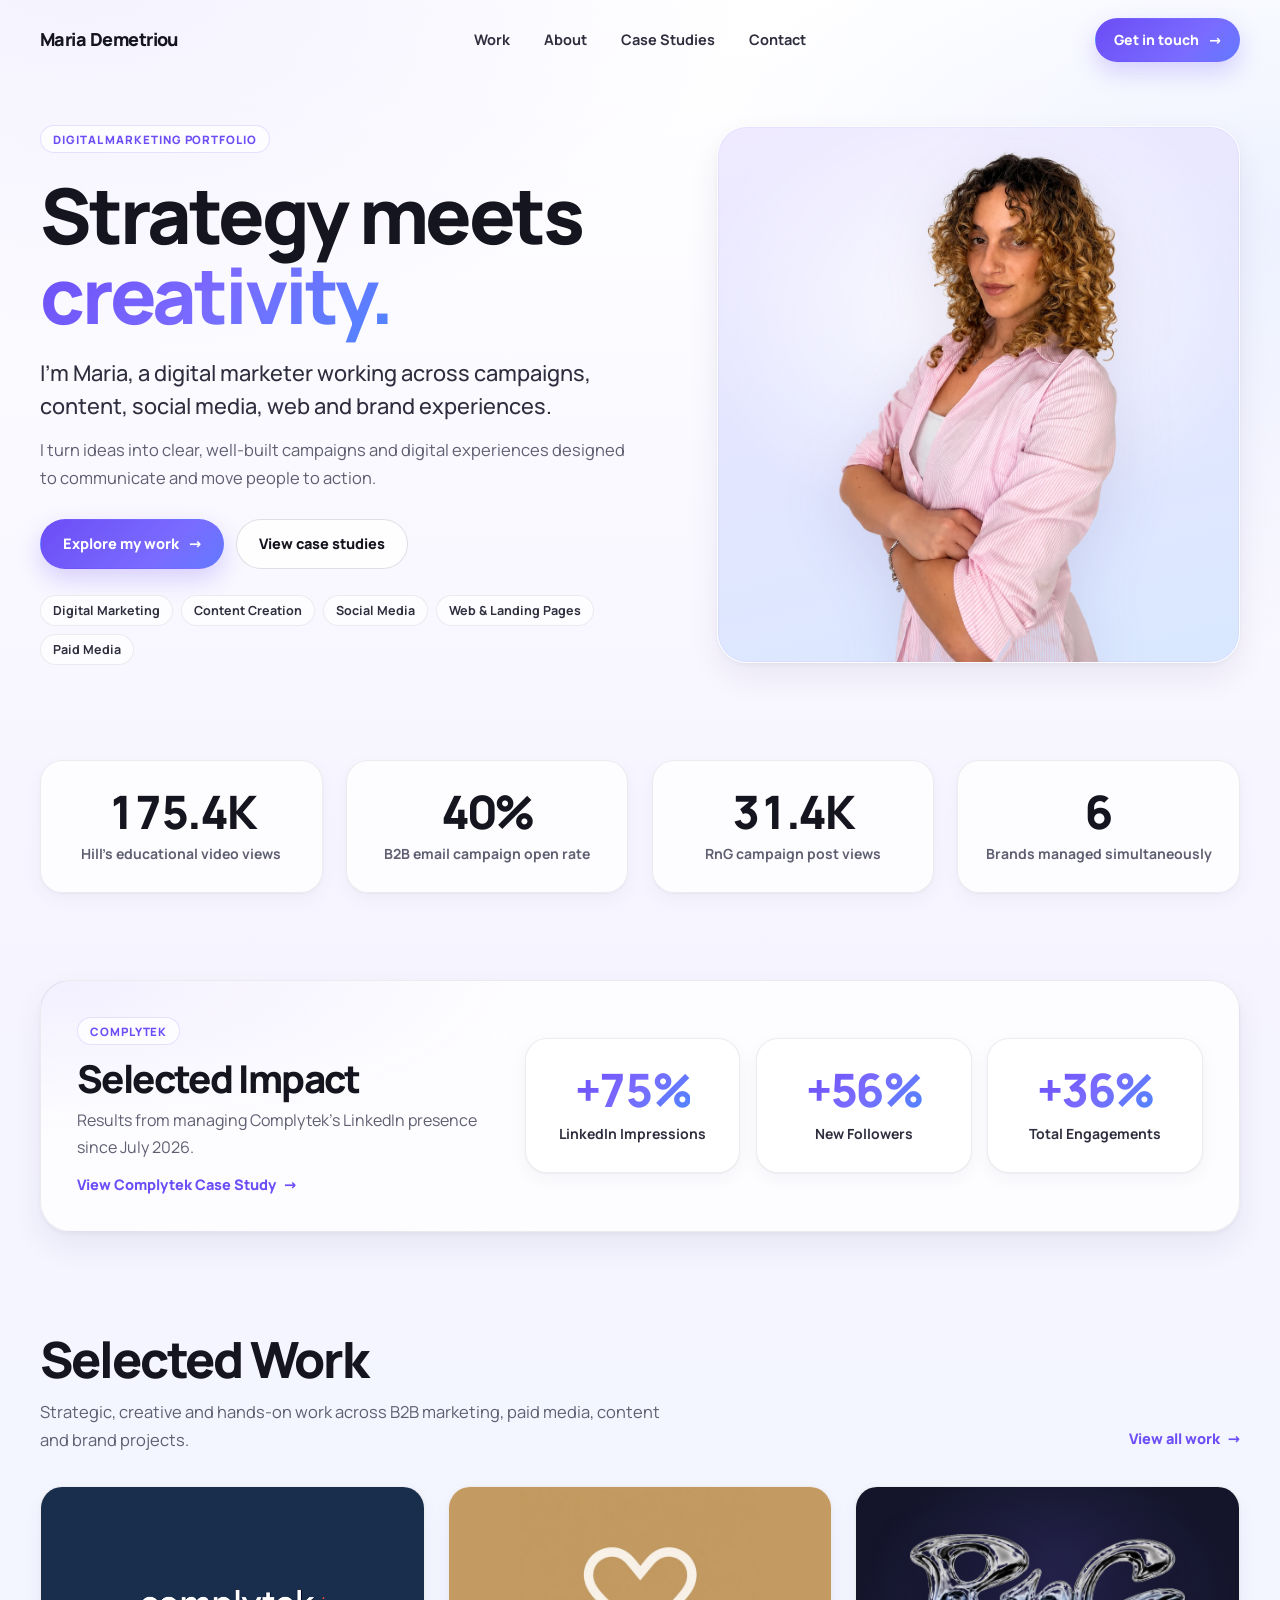
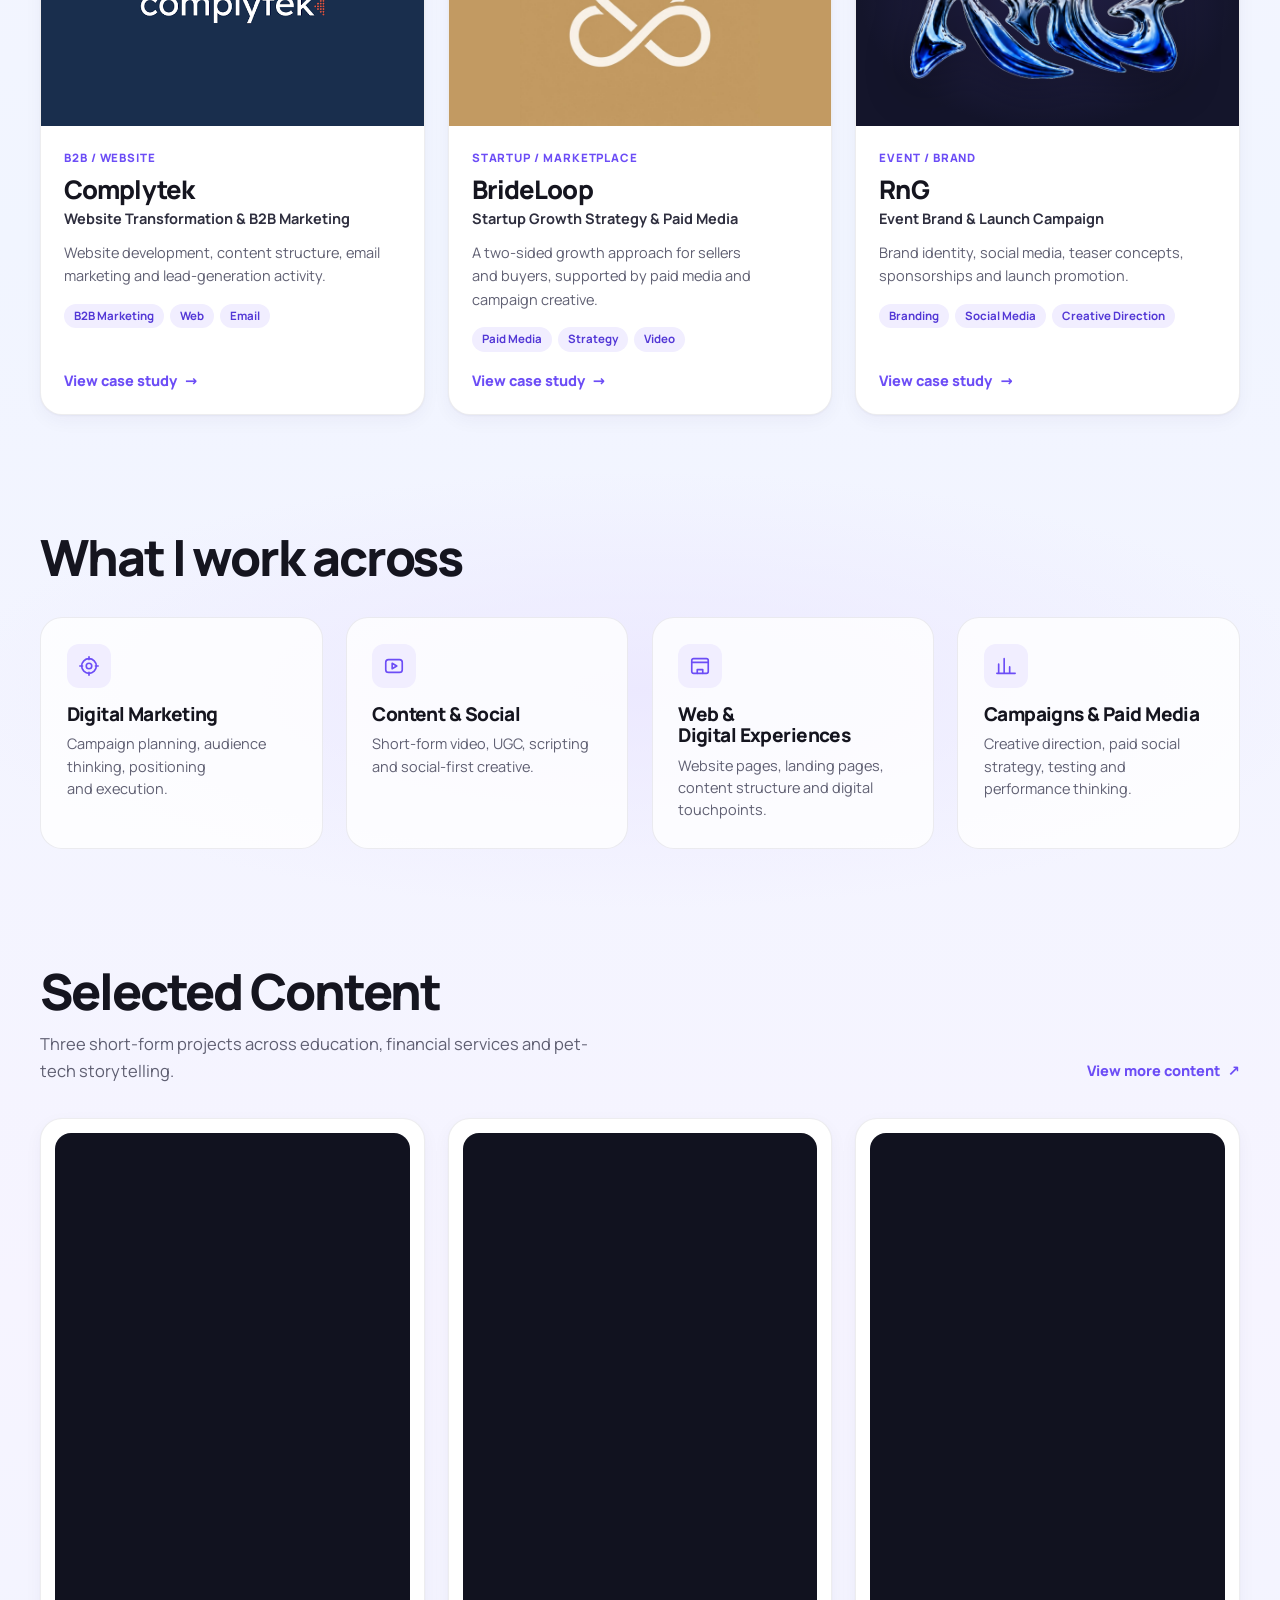
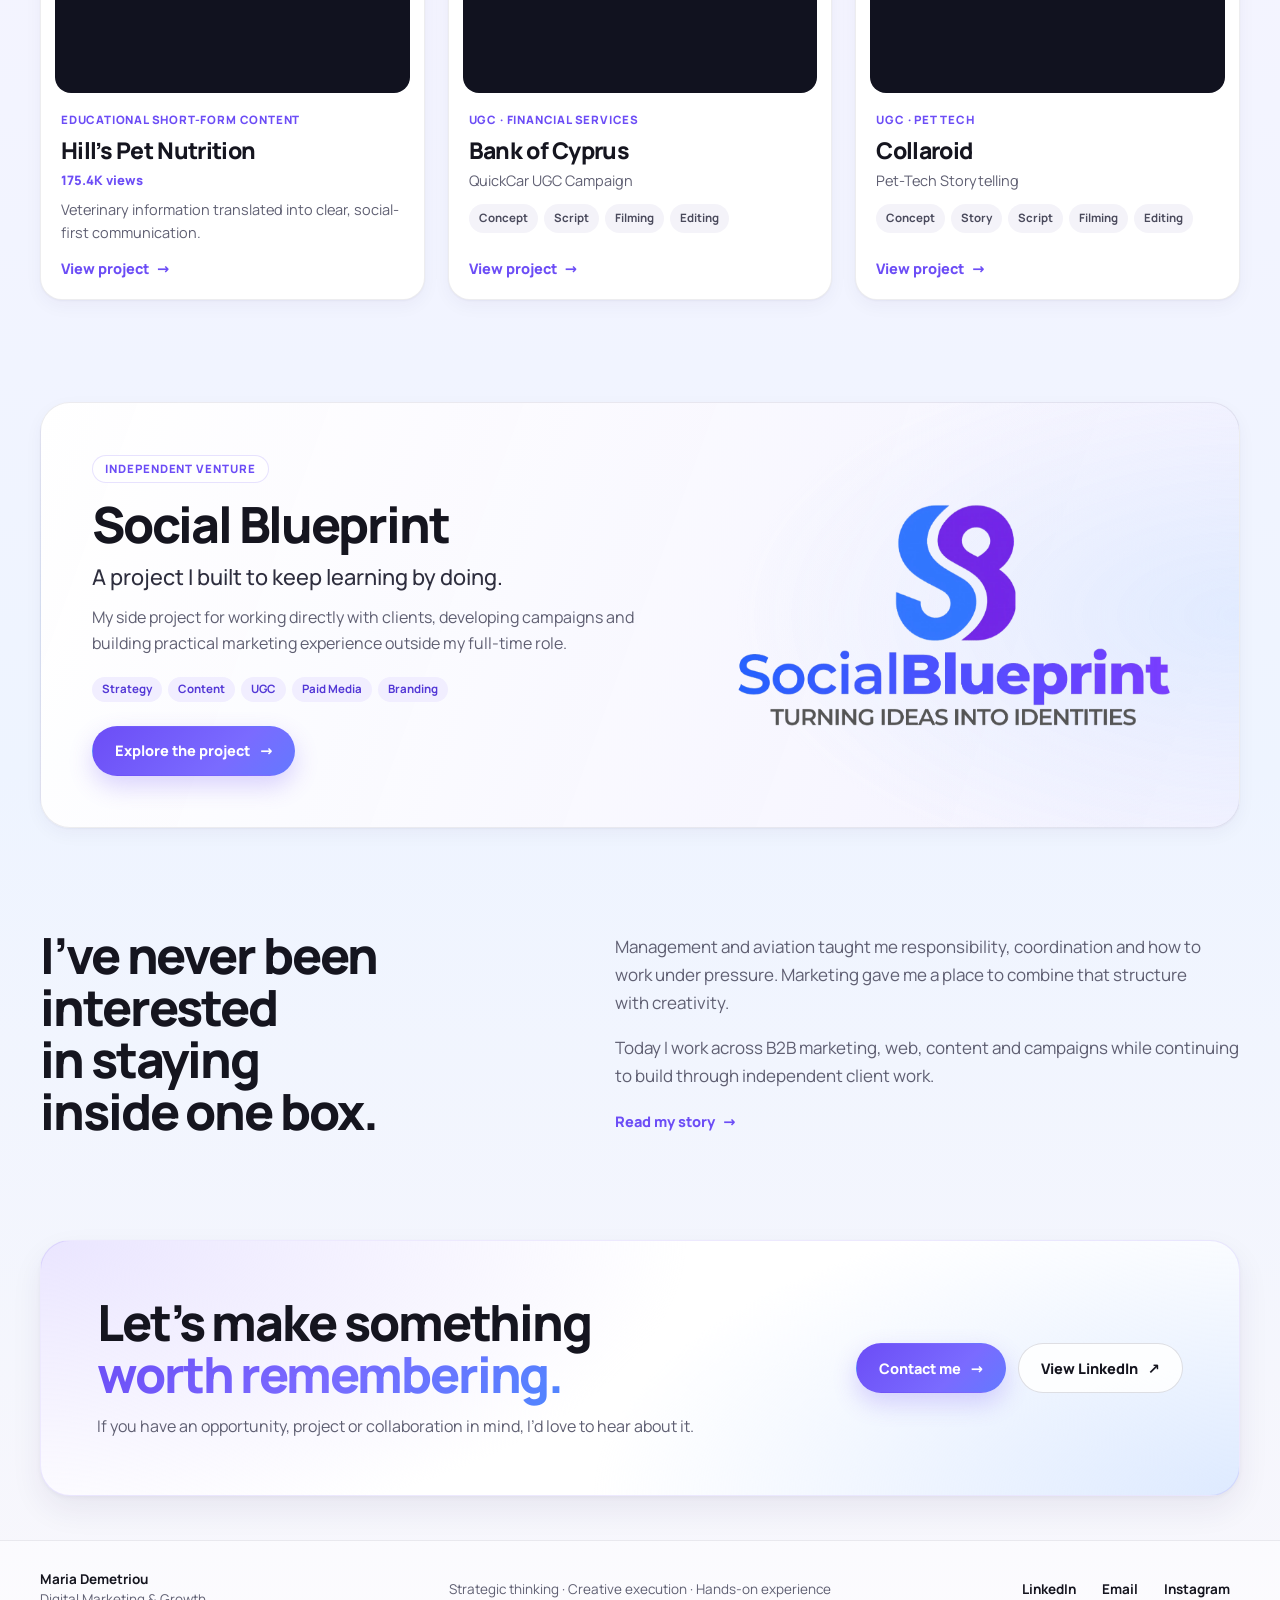
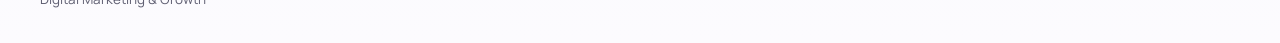
<file: index.html>
<!doctype html>
<html lang="en">
<head>
  <meta charset="utf-8">
  <meta name="viewport" content="width=device-width, initial-scale=1, viewport-fit=cover">
  <meta name="theme-color" content="#f8f7fc">
  <title>Maria Demetriou — Digital Marketing & Growth</title>
  <meta name="description" content="Maria Demetriou's digital marketing portfolio: B2B marketing, campaigns, content, social media, websites, paid media and brand projects.">
  <meta property="og:title" content="Maria Demetriou — Digital Marketing & Growth">
  <meta property="og:description" content="Strategy meets creativity. Selected digital marketing work, case studies and content by Maria Demetriou.">
  <meta property="og:type" content="website">
  <meta property="og:image" content="assets/images/maria-portrait-cutout.png">
  <script>document.documentElement.classList.add('js')</script>
  <link rel="icon" href="assets/icons/favicon.svg" type="image/svg+xml">
  <link rel="stylesheet" href="css/styles.css">
  <link rel="stylesheet" href="css/responsive.css">
</head>
<body>
<a class="skip-link" href="#main">Skip to content</a>
<header class="site-header"><nav class="nav" aria-label="Primary navigation">
  <a class="brand" href="index.html" aria-current="page">Maria Demetriou</a>
  <button class="menu-toggle" type="button" aria-label="Open menu" aria-expanded="false"><span></span></button>
  <div class="nav-links"><a href="work.html">Work</a><a href="about.html">About</a><a href="work.html#featured-case-studies">Case Studies</a><a href="contact.html">Contact</a><a class="nav-menu-cta" href="contact.html">Get in touch</a></div>
  <a class="btn btn-primary nav-cta" href="contact.html">Get in touch <span class="arrow">→</span></a>
</nav></header>

<main id="main">
  <section class="hero">
    <div class="container hero-grid">
      <div class="hero-copy reveal">
        <span class="eyebrow">Digital marketing portfolio</span>
        <h1>Strategy meets<br><span class="gradient-text">creativity.</span></h1>
        <p class="lead">I’m Maria, a digital marketer working across campaigns, content, social media, web and brand experiences.</p>
        <p>I turn ideas into clear, well-built campaigns and digital experiences designed to communicate and move people to action.</p>
        <div class="btn-row"><a class="btn btn-primary" href="work.html">Explore my work <span class="arrow">→</span></a><a class="btn btn-secondary" href="work.html#featured-case-studies">View case studies</a></div>
        <ul class="hero-tags" aria-label="Areas of expertise"><li>Digital Marketing</li><li>Content Creation</li><li>Social Media</li><li>Web &amp; Landing Pages</li><li>Paid Media</li></ul>
      </div>
      <div class="hero-art reveal">
        <picture><source srcset="assets/images/maria-portrait-cutout.webp" type="image/webp"><img fetchpriority="high" decoding="async" class="hero-portrait" src="assets/images/maria-portrait-cutout.png" alt="Maria Demetriou wearing a pink shirt" width="655" height="1200"></picture>
      </div>
    </div>
  </section>

  <section class="section tight"><div class="container metrics-grid">
    <article class="metric-card reveal"><div class="metric-number" data-count="175.4" data-decimals="1" data-suffix="K">175.4K</div><div class="metric-label">Hill’s educational video views</div></article>
    <article class="metric-card reveal reveal-delay-1"><div class="metric-number" data-count="40" data-suffix="%">40%</div><div class="metric-label">B2B email campaign open rate</div></article>
    <article class="metric-card reveal reveal-delay-2"><div class="metric-number" data-count="31.4" data-decimals="1" data-suffix="K">31.4K</div><div class="metric-label">RnG campaign post views</div></article>
    <article class="metric-card reveal reveal-delay-3"><div class="metric-number" data-count="6">6</div><div class="metric-label">Brands managed simultaneously</div></article>
  </div></section>

  <section class="section tight selected-impact" id="selected-impact"><div class="container">
    <div class="impact-header reveal">
      <div><span class="eyebrow">Complytek</span><h2>Selected Impact</h2><p>Results from managing Complytek’s LinkedIn presence since July 2026.</p></div>
      <a class="link-arrow" href="case-studies/complytek.html#linkedin-performance">View Complytek Case Study <span>→</span></a>
    </div>
    <div class="impact-grid impact-grid-home">
      <article class="impact-card reveal"><div class="impact-number" data-count="75" data-prefix="+" data-suffix="%">+75%</div><div class="impact-label">LinkedIn Impressions</div></article>
      <article class="impact-card reveal reveal-delay-1"><div class="impact-number" data-count="56" data-prefix="+" data-suffix="%">+56%</div><div class="impact-label">New Followers</div></article>
      <article class="impact-card reveal reveal-delay-2"><div class="impact-number" data-count="36" data-prefix="+" data-suffix="%">+36%</div><div class="impact-label">Total Engagements</div></article>
    </div>
  </div></section>

  <section class="section" id="selected-work"><div class="container">
    <div class="section-head reveal"><div class="copy"><h2>Selected Work</h2><p>Strategic, creative and hands-on work across B2B marketing, paid media, content and brand projects.</p></div><a class="link-arrow" href="work.html">View all work <span>→</span></a></div>
    <div class="project-grid">
      <article class="project-card logo-card reveal" data-brand="complytek"><a href="case-studies/complytek.html" aria-label="View Complytek case study"><div class="project-image brand-complytek"><img loading="lazy" decoding="async" width="447" height="447" class="project-logo" src="assets/images/brand-complytek.png" alt="Complytek logo"></div><div class="project-body"><div class="project-kicker">B2B / Website</div><h3 class="project-title">Complytek</h3><div class="project-subtitle">Website Transformation & B2B Marketing</div><p>Website development, content structure, email marketing and lead-generation activity.</p><ul class="tags"><li class="tag">B2B Marketing</li><li class="tag">Web</li><li class="tag">Email</li></ul><span class="link-arrow">View case study <span>→</span></span></div></a></article>
      <article class="project-card logo-card reveal reveal-delay-1" data-brand="brideloop"><a href="case-studies/brideloop.html" aria-label="View BrideLoop case study"><div class="project-image brand-brideloop"><img loading="lazy" decoding="async" width="1080" height="1080" class="project-logo" src="assets/images/brand-brideloop.jpg" alt="BrideLoop logo"></div><div class="project-body"><div class="project-kicker">Startup / Marketplace</div><h3 class="project-title">BrideLoop</h3><div class="project-subtitle">Startup Growth Strategy & Paid Media</div><p>A two-sided growth approach for sellers and buyers, supported by paid media and campaign creative.</p><ul class="tags"><li class="tag">Paid Media</li><li class="tag">Strategy</li><li class="tag">Video</li></ul><span class="link-arrow">View case study <span>→</span></span></div></a></article>
      <article class="project-card logo-card reveal reveal-delay-2" data-brand="rng"><a href="case-studies/rng.html" aria-label="View RnG case study"><div class="project-image brand-rng"><picture><source srcset="assets/images/rng-logo.webp" type="image/webp"><img loading="lazy" decoding="async" width="2164" height="1135" class="project-logo" src="assets/images/rng-logo.png" alt="RnG logo"></picture></div><div class="project-body"><div class="project-kicker">Event / Brand</div><h3 class="project-title">RnG</h3><div class="project-subtitle">Event Brand & Launch Campaign</div><p>Brand identity, social media, teaser concepts, sponsorships and launch promotion.</p><ul class="tags"><li class="tag">Branding</li><li class="tag">Social Media</li><li class="tag">Creative Direction</li></ul><span class="link-arrow">View case study <span>→</span></span></div></a></article>
    </div>
  </div></section>

  <section class="section soft-purple"><div class="container"><div class="section-head reveal"><div class="copy"><h2>What I work across</h2></div></div>
    <div class="capability-grid">
      <article class="capability-card reveal"><div class="icon-box"><svg viewBox="0 0 24 24" fill="none" stroke="currentColor"><circle cx="12" cy="12" r="8"/><circle cx="12" cy="12" r="3"/><path d="M12 2v3M22 12h-3M12 22v-3M2 12h3"/></svg></div><h3>Digital Marketing</h3><p>Campaign planning, audience thinking, positioning and execution.</p></article>
      <article class="capability-card reveal reveal-delay-1"><div class="icon-box"><svg viewBox="0 0 24 24" fill="none" stroke="currentColor"><rect x="3" y="5" width="18" height="14" rx="3"/><path d="m10 9 5 3-5 3z"/></svg></div><h3>Content & Social</h3><p>Short-form video, UGC, scripting and social-first creative.</p></article>
      <article class="capability-card reveal reveal-delay-2"><div class="icon-box"><svg viewBox="0 0 24 24" fill="none" stroke="currentColor"><rect x="3" y="4" width="18" height="16" rx="2"/><path d="M3 8h18M9 20v-4h6v4"/></svg></div><h3>Web & Digital Experiences</h3><p>Website pages, landing pages, content structure and digital touchpoints.</p></article>
      <article class="capability-card reveal reveal-delay-3"><div class="icon-box"><svg viewBox="0 0 24 24" fill="none" stroke="currentColor"><path d="M4 20V10M10 20V4M16 20v-7M22 20H2"/></svg></div><h3>Campaigns & Paid Media</h3><p>Creative direction, paid social strategy, testing and performance thinking.</p></article>
    </div>
  </div></section>

  <section class="section" id="selected-content"><div class="container">
    <div class="section-head reveal"><div class="copy"><h2>Selected Content</h2><p>Three short-form projects across education, financial services and pet-tech storytelling.</p></div><a class="link-arrow" href="https://drive.google.com/drive/folders/19FbhWzc4LWqJQbu83zff8CN5aQe65Xy-?usp=share_link" target="_blank" rel="noopener noreferrer">View more content <span>↗</span></a></div>
    <div class="content-grid">
      <article class="content-card reveal" data-card-link="projects/hills.html">
        <div class="phone-media"><iframe loading="lazy" src="https://www.tiktok.com/player/v1/7629290161188195616?autoplay=0&loop=0&music_info=0&description=0" title="Hill's Pet Nutrition educational video" allow="fullscreen" allowfullscreen></iframe></div>
        <div class="content-meta"><div class="content-type">Educational short-form content</div><h3>Hill’s Pet Nutrition</h3><div class="social-stats"><span>175.4K views</span></div><p>Veterinary information translated into clear, social-first communication.</p><a class="link-arrow card-cta" href="projects/hills.html">View project <span>→</span></a></div>
      </article>
      <article class="content-card reveal reveal-delay-1" data-card-link="projects/bank-of-cyprus.html">
        <div class="phone-media"><iframe loading="lazy" src="https://www.instagram.com/reel/Dd_AbuwEbUz/embed/" title="Bank of Cyprus QuickCar Instagram Reel" allowfullscreen></iframe></div>
        <div class="content-meta"><div class="content-type">UGC · Financial Services</div><h3>Bank of Cyprus</h3><p>QuickCar UGC Campaign</p><ul class="role-list"><li>Concept</li><li>Script</li><li>Filming</li><li>Editing</li></ul><a class="link-arrow card-cta" href="projects/bank-of-cyprus.html">View project <span>→</span></a></div>
      </article>
      <article class="content-card reveal reveal-delay-2" data-card-link="projects/collaroid.html">
        <div class="phone-media"><iframe loading="lazy" src="https://www.instagram.com/reel/DcwM6hDiWcL/embed/" title="Collaroid storytelling reel" allowfullscreen></iframe></div>
        <div class="content-meta"><div class="content-type">UGC · Pet Tech</div><h3>Collaroid</h3><p>Pet-Tech Storytelling</p><ul class="role-list"><li>Concept</li><li>Story</li><li>Script</li><li>Filming</li><li>Editing</li></ul><a class="link-arrow card-cta" href="projects/collaroid.html">View project <span>→</span></a></div>
      </article>
    </div>
  </div></section>

  <section class="section tight"><div class="container"><div class="venture reveal"><div class="venture-grid">
    <div><span class="eyebrow">Independent venture</span><h2>Social Blueprint</h2><p class="lead">A project I built to keep learning by doing.</p><p>My side project for working directly with clients, developing campaigns and building practical marketing experience outside my full-time role.</p><ul class="tags"><li class="tag">Strategy</li><li class="tag">Content</li><li class="tag">UGC</li><li class="tag">Paid Media</li><li class="tag">Branding</li></ul><a class="btn btn-primary" href="social-blueprint.html">Explore the project <span class="arrow">→</span></a></div>
    <picture><source srcset="assets/images/social-blueprint-logo.webp" type="image/webp"><img loading="lazy" decoding="async" width="1287" height="671" class="venture-logo" src="assets/images/social-blueprint-logo.png" alt="Social Blueprint logo: Turning Ideas Into Identities"></picture>
  </div></div></div></section>

  <section class="section"><div class="container about-preview reveal"><div><h2>I’ve never been interested in staying inside one box.</h2></div><div class="copy"><p>Management and aviation taught me responsibility, coordination and how to work under pressure. Marketing gave me a place to combine that structure with creativity.</p><p>Today I work across B2B marketing, web, content and campaigns while continuing to build through independent client work.</p><a class="link-arrow" href="about.html">Read my story <span>→</span></a></div></div></section>

  <section class="section tight"><div class="container"><div class="final-cta reveal"><div><h2>Let’s make something<br><span class="gradient-text">worth remembering.</span></h2><p>If you have an opportunity, project or collaboration in mind, I’d love to hear about it.</p></div><div class="btn-row"><a class="btn btn-primary" href="contact.html">Contact me <span class="arrow">→</span></a><a class="btn btn-secondary" href="https://www.linkedin.com/in/maria-demetriou-605a84255/" target="_blank" rel="noopener noreferrer">View LinkedIn <span class="arrow">↗</span></a></div></div></div></section>
</main>

<footer class="site-footer"><div class="container footer-grid"><div><strong>Maria Demetriou</strong><br><span class="muted">Digital Marketing & Growth</span></div><div class="footer-center">Strategic thinking · Creative execution · Hands-on experience</div><div class="footer-links"><a href="https://www.linkedin.com/in/maria-demetriou-605a84255/" target="_blank" rel="noopener noreferrer">LinkedIn</a><a href="mailto:mariademetriou0318@gmail.com">Email</a><a href="https://www.instagram.com/maria_demetriou/" target="_blank" rel="noopener noreferrer">Instagram</a></div></div></footer>
<script src="js/main.js"></script><script src="js/animations.js"></script>
</body>
</html>
</file>
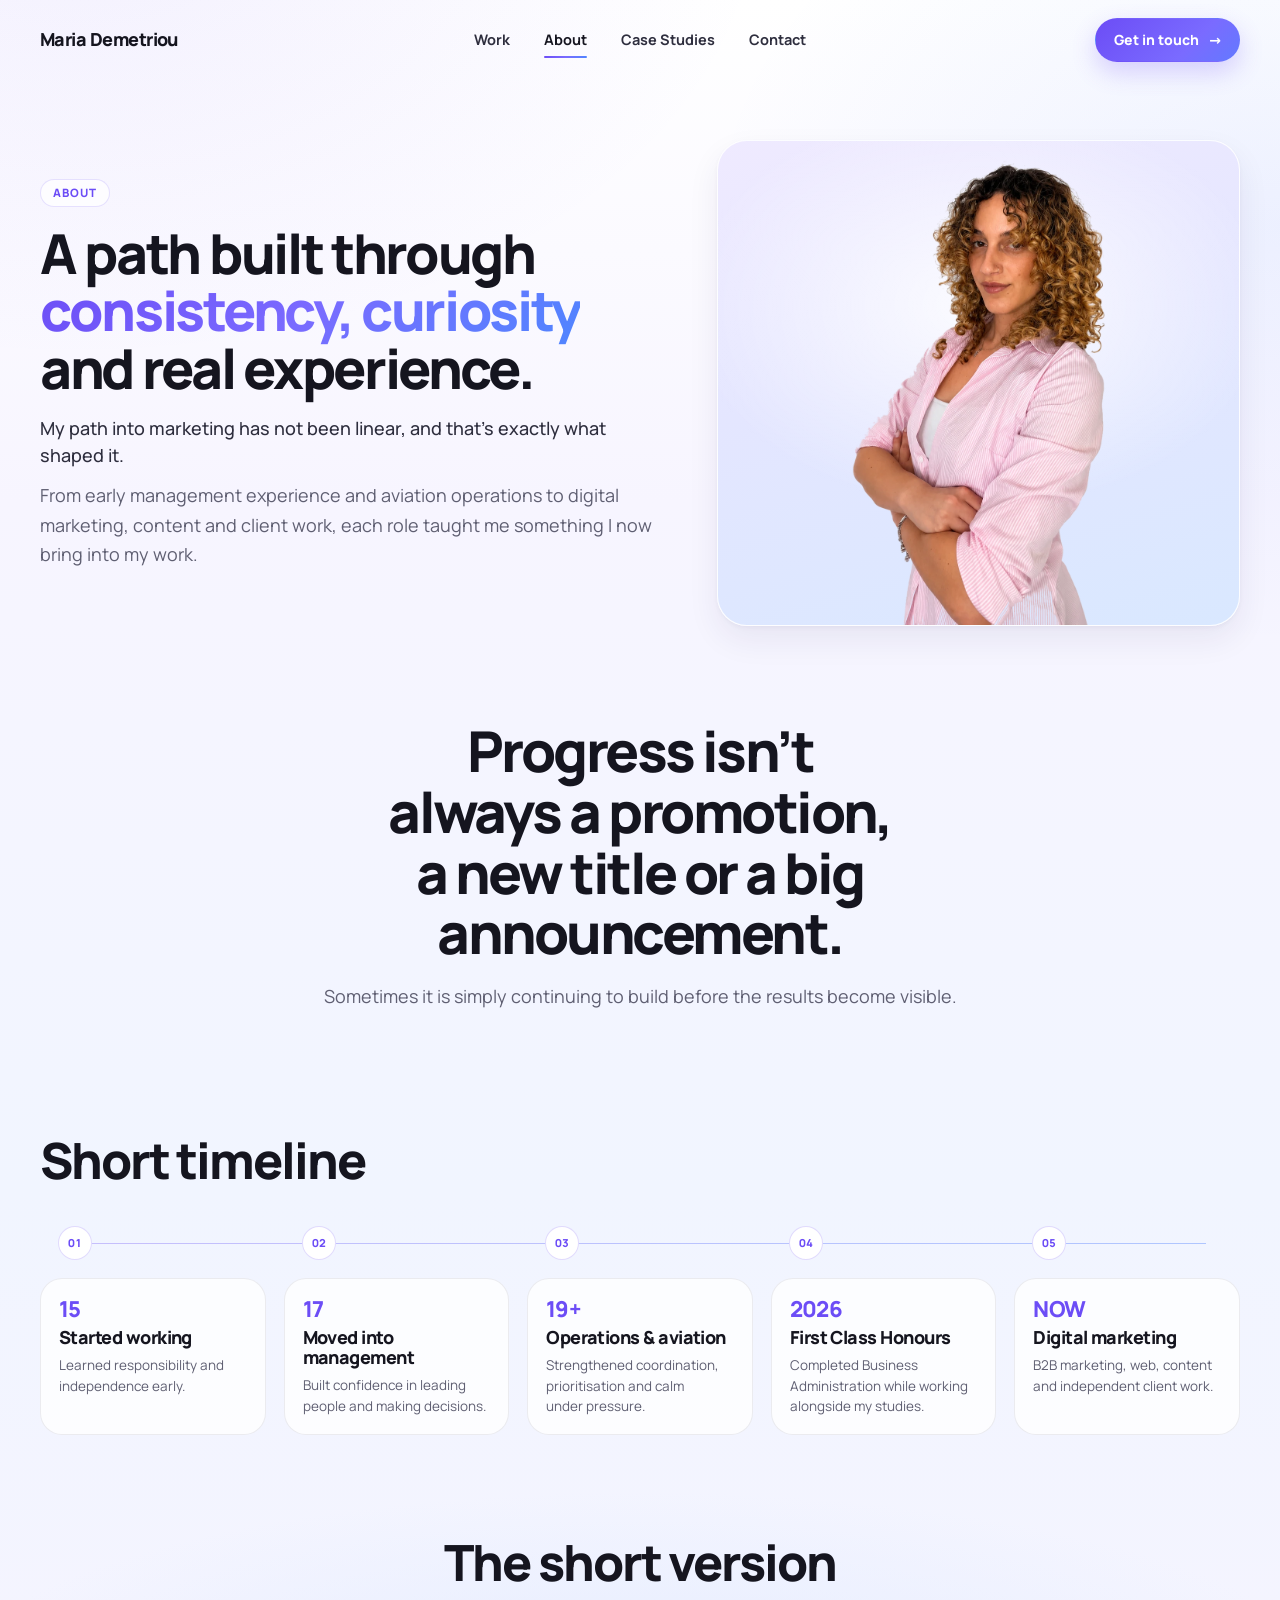
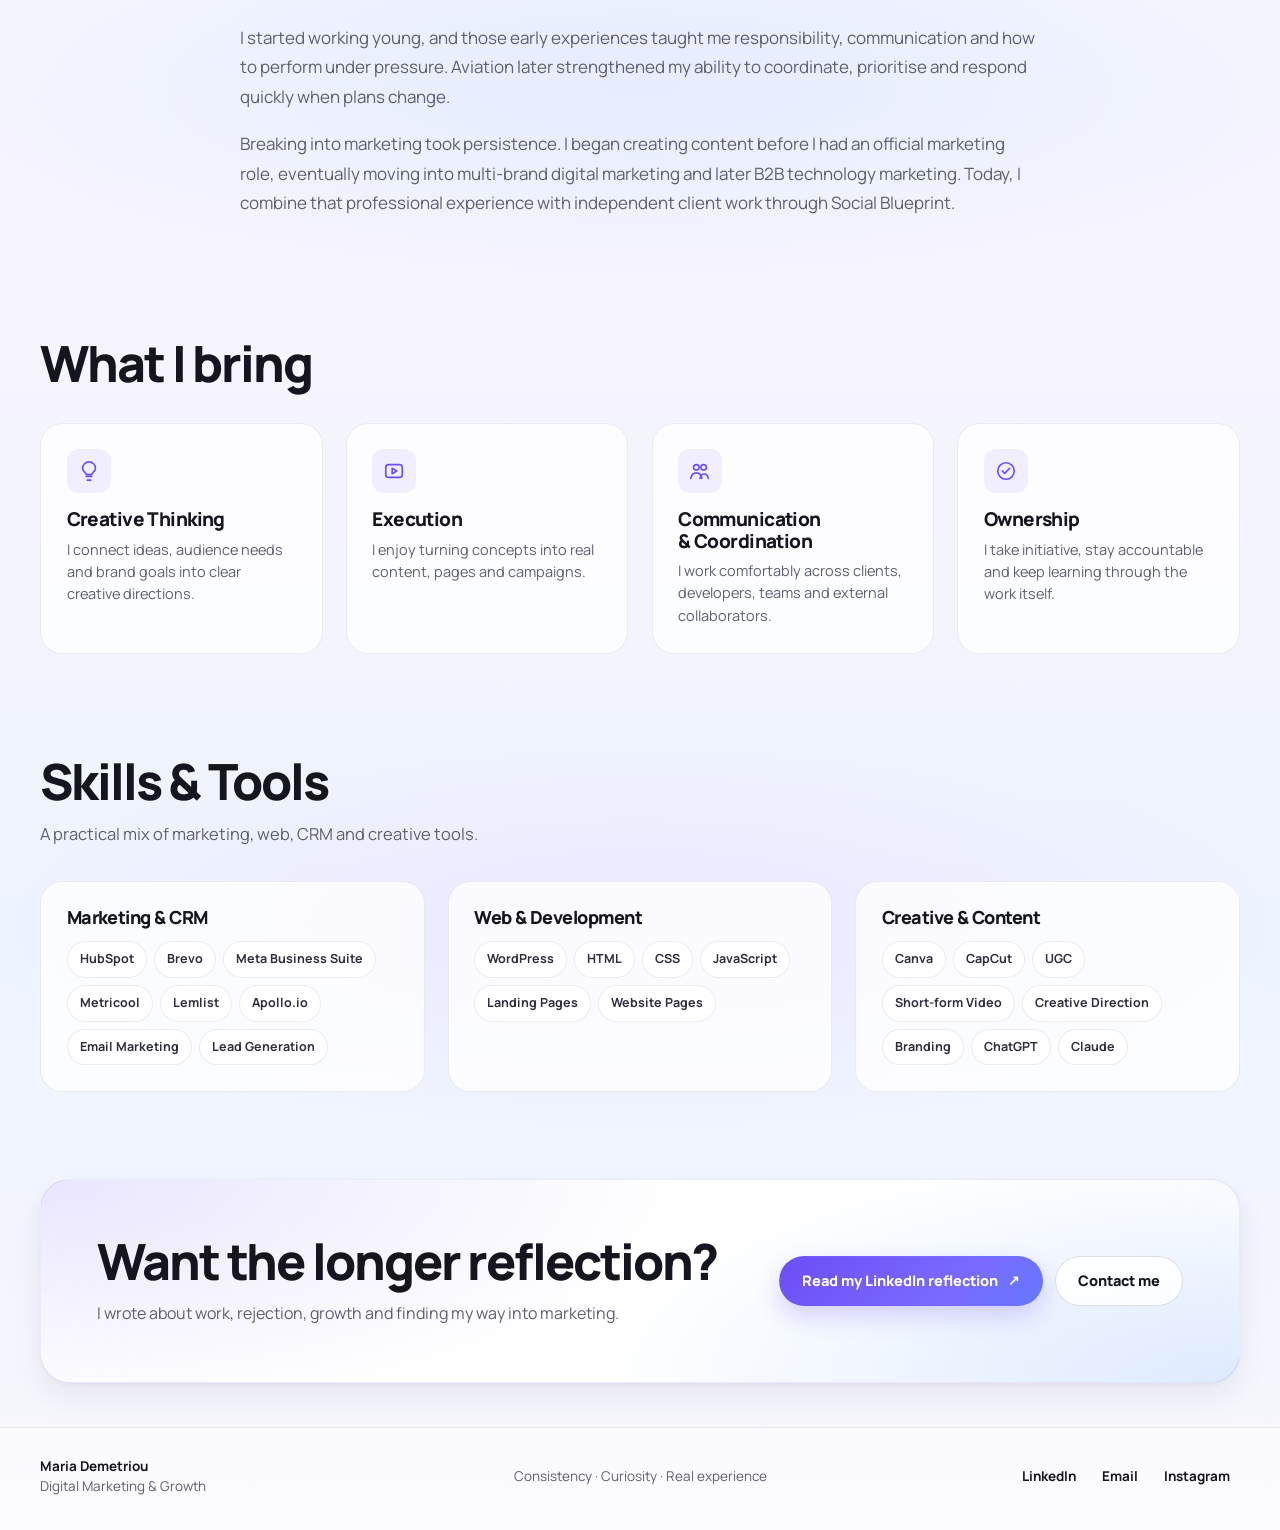
<file: about.html>
<!doctype html>
<html lang="en">
<head>
  <meta charset="utf-8"><meta name="viewport" content="width=device-width, initial-scale=1, viewport-fit=cover">
  <meta name="theme-color" content="#f8f7fc">
  <title>About — Maria Demetriou</title>
  <meta name="description" content="About Maria Demetriou — digital marketer with experience across management, aviation operations, B2B marketing and independent client work.">
  <meta property="og:title" content="About Maria Demetriou"><meta property="og:type" content="website"><meta property="og:image" content="assets/images/maria-portrait-cutout.png">
  <script>document.documentElement.classList.add('js')</script>
  <link rel="icon" href="assets/icons/favicon.svg" type="image/svg+xml"><link rel="stylesheet" href="css/styles.css"><link rel="stylesheet" href="css/responsive.css">
</head>
<body>
<a class="skip-link" href="#main">Skip to content</a>
<header class="site-header"><nav class="nav" aria-label="Primary navigation">
  <a class="brand" href="index.html">Maria Demetriou</a><button class="menu-toggle" type="button" aria-label="Open menu" aria-expanded="false"><span></span></button>
  <div class="nav-links"><a href="work.html">Work</a><a href="about.html" aria-current="page">About</a><a href="work.html#featured-case-studies">Case Studies</a><a href="contact.html">Contact</a><a class="nav-menu-cta" href="contact.html">Get in touch</a></div>
  <a class="btn btn-primary nav-cta" href="contact.html">Get in touch <span class="arrow">→</span></a>
</nav></header>

<main id="main">
  <section class="page-hero with-portrait"><div class="container page-hero-grid">
    <div class="reveal"><span class="eyebrow">About</span><h1>A path built through<br><span class="gradient-text">consistency, curiosity</span><br>and real experience.</h1><p class="lead">My path into marketing has not been linear, and that’s exactly what shaped it.</p><p>From early management experience and aviation operations to digital marketing, content and client work, each role taught me something I now bring into my work.</p></div>
    <div class="page-portrait-wrap reveal reveal-delay-1"><picture><source srcset="assets/images/maria-portrait-cutout.webp" type="image/webp"><img loading="lazy" decoding="async" width="655" height="1200" src="assets/images/maria-portrait-cutout.png" alt="Maria Demetriou"></picture></div>
  </div></section>

  <section class="quote-block"><div class="container reveal"><blockquote>Progress isn’t always a promotion,<br>a new title or a big announcement.</blockquote><p>Sometimes it is simply continuing to build before the results become visible.</p></div></section>

  <section class="section"><div class="container"><div class="section-head reveal"><div class="copy"><h2>Short timeline</h2></div></div>
    <div class="timeline">
      <article class="timeline-item reveal"><div class="timeline-dot">01</div><div class="timeline-card compact"><div class="timeline-year">15</div><h3>Started working</h3><p>Learned responsibility and independence early.</p></div></article>
      <article class="timeline-item reveal reveal-delay-1"><div class="timeline-dot">02</div><div class="timeline-card compact"><div class="timeline-year">17</div><h3>Moved into management</h3><p>Built confidence in leading people and making decisions.</p></div></article>
      <article class="timeline-item reveal reveal-delay-2"><div class="timeline-dot">03</div><div class="timeline-card compact"><div class="timeline-year">19+</div><h3>Operations & aviation</h3><p>Strengthened coordination, prioritisation and calm under pressure.</p></div></article>
      <article class="timeline-item reveal reveal-delay-3"><div class="timeline-dot">04</div><div class="timeline-card compact"><div class="timeline-year">2026</div><h3>First Class Honours</h3><p>Completed Business Administration while working alongside my studies.</p></div></article>
      <article class="timeline-item reveal"><div class="timeline-dot">05</div><div class="timeline-card compact"><div class="timeline-year">NOW</div><h3>Digital marketing</h3><p>B2B marketing, web, content and independent client work.</p></div></article>
    </div>
  </div></section>

  <section class="section tight soft-blue"><div class="container short-story reveal"><div class="section-head"><div class="copy"><h2>The short version</h2></div></div><p>I started working young, and those early experiences taught me responsibility, communication and how to perform under pressure. Aviation later strengthened my ability to coordinate, prioritise and respond quickly when plans change.</p><p>Breaking into marketing took persistence. I began creating content before I had an official marketing role, eventually moving into multi-brand digital marketing and later B2B technology marketing. Today, I combine that professional experience with independent client work through Social Blueprint.</p></div></section>

  <section class="section"><div class="container"><div class="section-head reveal"><div class="copy"><h2>What I bring</h2></div></div>
    <div class="bring-grid">
      <article class="capability-card reveal"><div class="icon-box"><svg viewBox="0 0 24 24" fill="none" stroke="currentColor"><path d="M9 18h6M10 22h4M8 14c-2-1.4-3-3.2-3-5a7 7 0 0 1 14 0c0 1.8-1 3.6-3 5-.8.6-1 1.1-1 2H9c0-.9-.2-1.4-1-2Z"/></svg></div><h3>Creative Thinking</h3><p>I connect ideas, audience needs and brand goals into clear creative directions.</p></article>
      <article class="capability-card reveal reveal-delay-1"><div class="icon-box"><svg viewBox="0 0 24 24" fill="none" stroke="currentColor"><rect x="3" y="5" width="18" height="14" rx="3"/><path d="m10 9 5 3-5 3z"/></svg></div><h3>Execution</h3><p>I enjoy turning concepts into real content, pages and campaigns.</p></article>
      <article class="capability-card reveal reveal-delay-2"><div class="icon-box"><svg viewBox="0 0 24 24" fill="none" stroke="currentColor"><circle cx="8" cy="8" r="3"/><circle cx="16" cy="8" r="3"/><path d="M2 20c.7-4 2.6-6 6-6s5.3 2 6 6M12 20c.6-3 2.1-4.7 4.5-4.7S20.4 17 21 20"/></svg></div><h3>Communication & Coordination</h3><p>I work comfortably across clients, developers, teams and external collaborators.</p></article>
      <article class="capability-card reveal reveal-delay-3"><div class="icon-box"><svg viewBox="0 0 24 24" fill="none" stroke="currentColor"><circle cx="12" cy="12" r="9"/><path d="m8 12 2.5 2.5L16 9"/></svg></div><h3>Ownership</h3><p>I take initiative, stay accountable and keep learning through the work itself.</p></article>
    </div>
  </div></section>

  <section class="section tight soft-purple"><div class="container"><div class="section-head reveal"><div class="copy"><h2>Skills & Tools</h2><p>A practical mix of marketing, web, CRM and creative tools.</p></div></div>
    <div class="skill-groups reveal">
      <div class="skill-group"><h3>Marketing & CRM</h3><div class="skill-pills"><span class="skill-pill">HubSpot</span><span class="skill-pill">Brevo</span><span class="skill-pill">Meta Business Suite</span><span class="skill-pill">Metricool</span><span class="skill-pill">Lemlist</span><span class="skill-pill">Apollo.io</span><span class="skill-pill">Email Marketing</span><span class="skill-pill">Lead Generation</span></div></div>
      <div class="skill-group"><h3>Web & Development</h3><div class="skill-pills"><span class="skill-pill">WordPress</span><span class="skill-pill">HTML</span><span class="skill-pill">CSS</span><span class="skill-pill">JavaScript</span><span class="skill-pill">Landing Pages</span><span class="skill-pill">Website Pages</span></div></div>
      <div class="skill-group"><h3>Creative & Content</h3><div class="skill-pills"><span class="skill-pill">Canva</span><span class="skill-pill">CapCut</span><span class="skill-pill">UGC</span><span class="skill-pill">Short-form Video</span><span class="skill-pill">Creative Direction</span><span class="skill-pill">Branding</span><span class="skill-pill">ChatGPT</span><span class="skill-pill">Claude</span></div></div>
    </div>
  </div></section>

  <section class="section tight"><div class="container"><div class="final-cta reveal"><div><h2>Want the longer reflection?</h2><p>I wrote about work, rejection, growth and finding my way into marketing.</p></div><div class="btn-row"><a class="btn btn-primary" href="https://www.linkedin.com/pulse/progress-doesnt-always-look-like-while-youre-living-maria-demetriou-ma3cf/" target="_blank" rel="noopener noreferrer">Read my LinkedIn reflection <span class="arrow">↗</span></a><a class="btn btn-secondary" href="contact.html">Contact me</a></div></div></div></section>
</main>

<footer class="site-footer"><div class="container footer-grid"><div><strong>Maria Demetriou</strong><br><span class="muted">Digital Marketing & Growth</span></div><div class="footer-center">Consistency · Curiosity · Real experience</div><div class="footer-links"><a href="https://www.linkedin.com/in/maria-demetriou-605a84255/" target="_blank" rel="noopener noreferrer">LinkedIn</a><a href="mailto:mariademetriou0318@gmail.com">Email</a><a href="https://www.instagram.com/maria_demetriou/" target="_blank" rel="noopener noreferrer">Instagram</a></div></div></footer>
<script src="js/main.js"></script><script src="js/animations.js"></script>
</body></html>
</file>
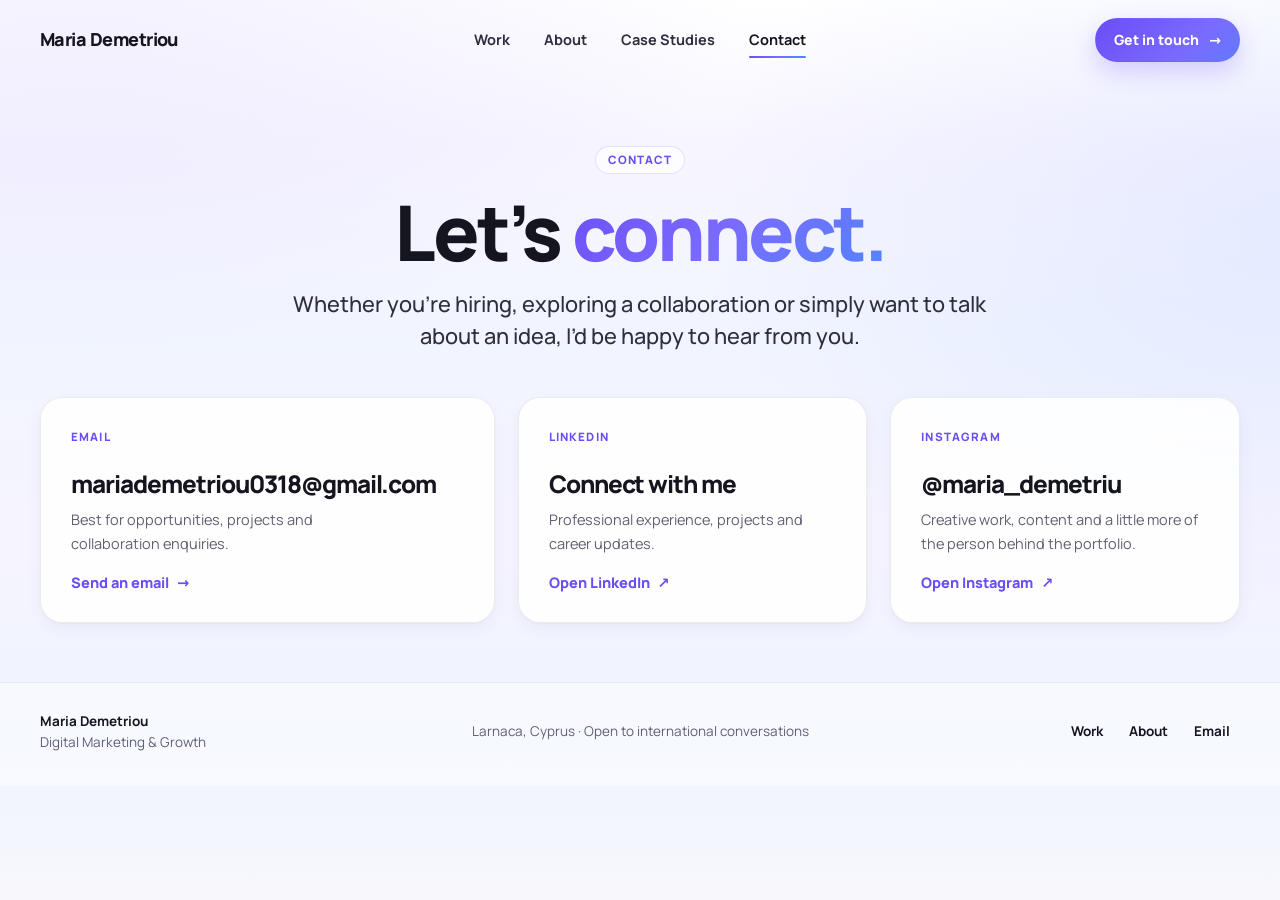
<file: contact.html>
<!doctype html>
<html lang="en">
<head>
  <meta charset="utf-8"><meta name="viewport" content="width=device-width, initial-scale=1, viewport-fit=cover">
  <meta name="theme-color" content="#f8f7fc">
  <title>Contact — Maria Demetriou</title>
  <meta name="description" content="Contact Maria Demetriou for digital marketing opportunities, collaborations and projects.">
  <script>document.documentElement.classList.add('js')</script>
  <link rel="icon" href="assets/icons/favicon.svg" type="image/svg+xml"><link rel="stylesheet" href="css/styles.css"><link rel="stylesheet" href="css/responsive.css">
</head>
<body>
<a class="skip-link" href="#main">Skip to content</a>
<header class="site-header"><nav class="nav" aria-label="Primary navigation">
  <a class="brand" href="index.html">Maria Demetriou</a><button class="menu-toggle" type="button" aria-label="Open menu" aria-expanded="false"><span></span></button>
  <div class="nav-links"><a href="work.html">Work</a><a href="about.html">About</a><a href="work.html#featured-case-studies">Case Studies</a><a href="contact.html" aria-current="page">Contact</a><a class="nav-menu-cta" href="contact.html">Get in touch</a></div>
  <a class="btn btn-primary nav-cta" href="mailto:mariademetriou0318@gmail.com">Get in touch <span class="arrow">→</span></a>
</nav></header>
<main id="main">
  <section class="section contact-simple"><div class="container">
    <div class="intro reveal"><span class="eyebrow">Contact</span><h1>Let’s <span class="gradient-text">connect.</span></h1><p class="lead">Whether you’re hiring, exploring a collaboration or simply want to talk about an idea, I’d be happy to hear from you.</p></div>
    <div class="contact-cards">
      <a class="contact-card reveal" href="mailto:mariademetriou0318@gmail.com"><div class="contact-type">Email</div><h2>mariademetriou0318@gmail.com</h2><p>Best for opportunities, projects and collaboration enquiries.</p><span class="link-arrow">Send an email <span>→</span></span></a>
      <a class="contact-card reveal reveal-delay-1" href="https://www.linkedin.com/in/maria-demetriou-605a84255/" target="_blank" rel="noopener noreferrer"><div class="contact-type">LinkedIn</div><h2>Connect with me</h2><p>Professional experience, projects and career updates.</p><span class="link-arrow">Open LinkedIn <span>↗</span></span></a>
      <a class="contact-card reveal reveal-delay-2" href="https://www.instagram.com/maria_demetriu/" target="_blank" rel="noopener noreferrer"><div class="contact-type">Instagram</div><h2>@maria_demetriu</h2><p>Creative work, content and a little more of the person behind the portfolio.</p><span class="link-arrow">Open Instagram <span>↗</span></span></a>
    </div>
  </div></section>
</main>
<footer class="site-footer"><div class="container footer-grid"><div><strong>Maria Demetriou</strong><br><span class="muted">Digital Marketing & Growth</span></div><div class="footer-center">Larnaca, Cyprus · Open to international conversations</div><div class="footer-links"><a href="work.html">Work</a><a href="about.html">About</a><a href="mailto:mariademetriou0318@gmail.com">Email</a></div></div></footer>
<script src="js/main.js"></script><script src="js/animations.js"></script>
</body></html>
</file>
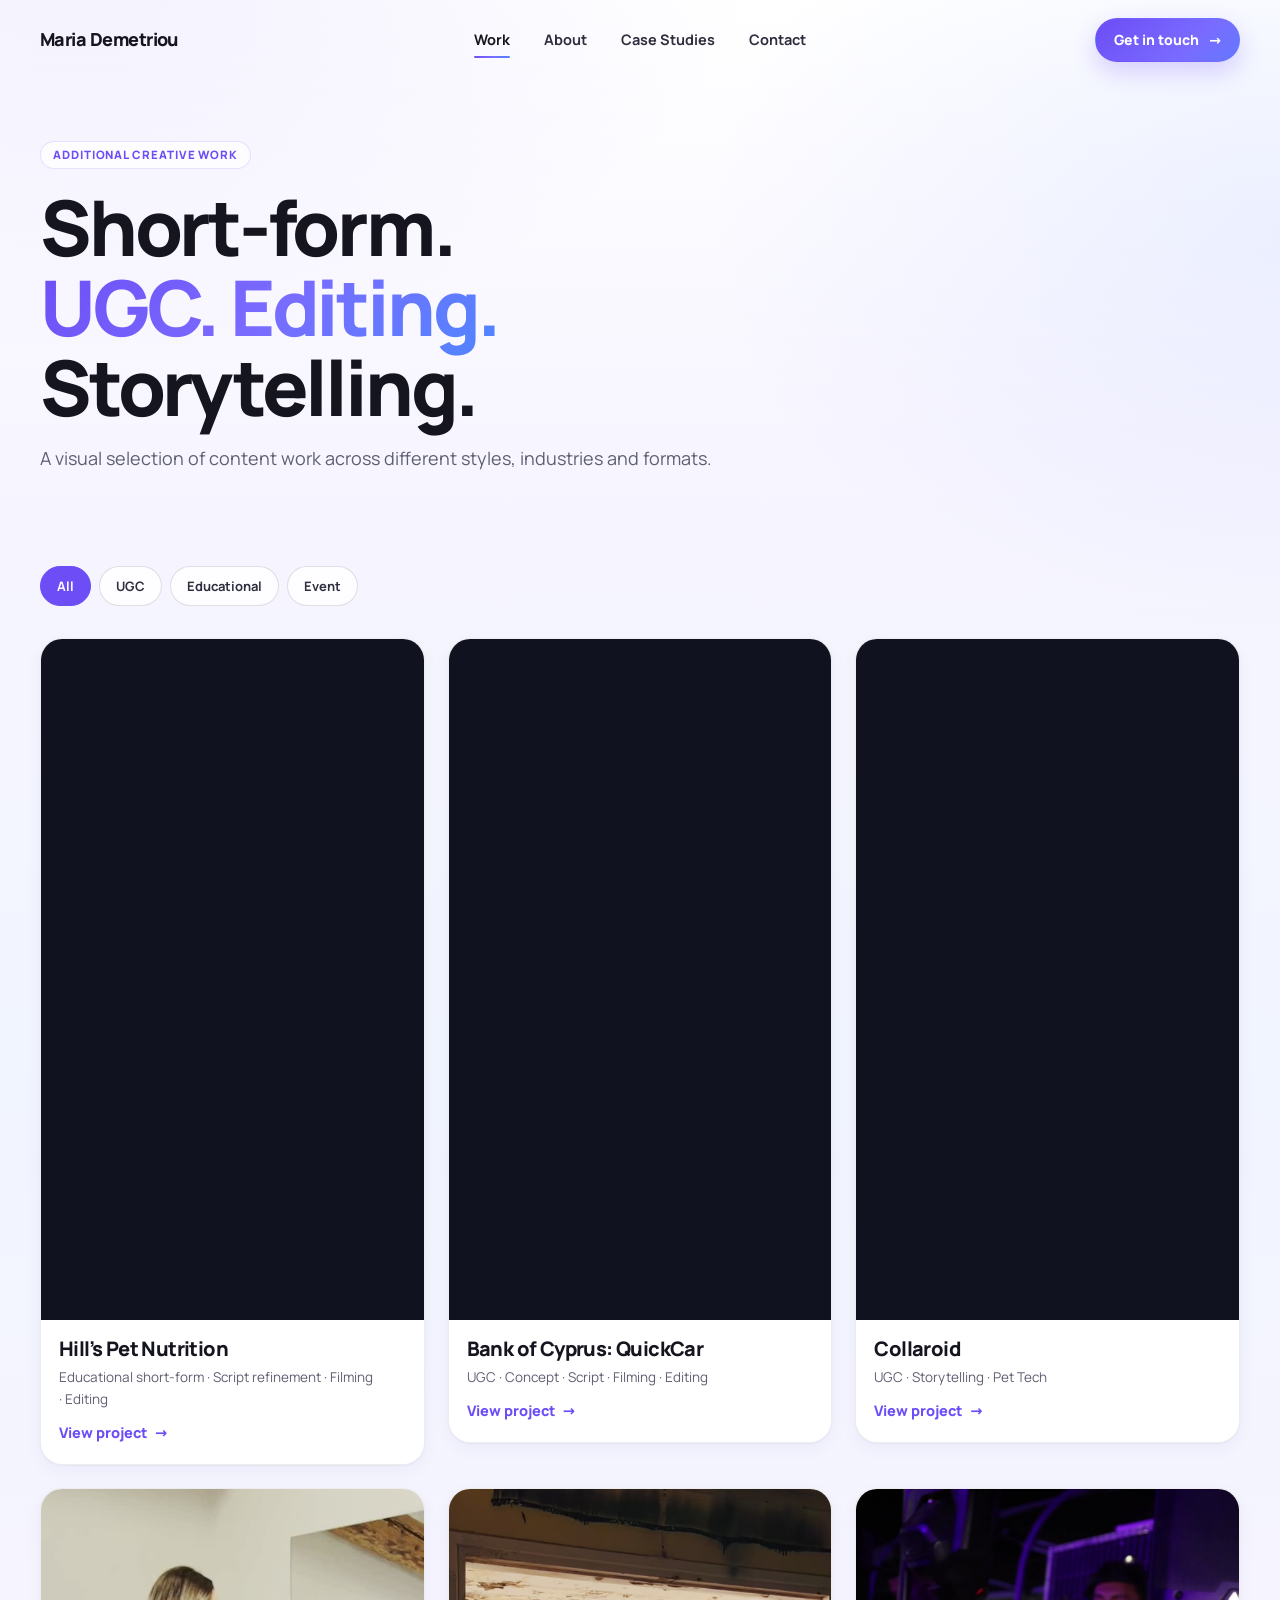
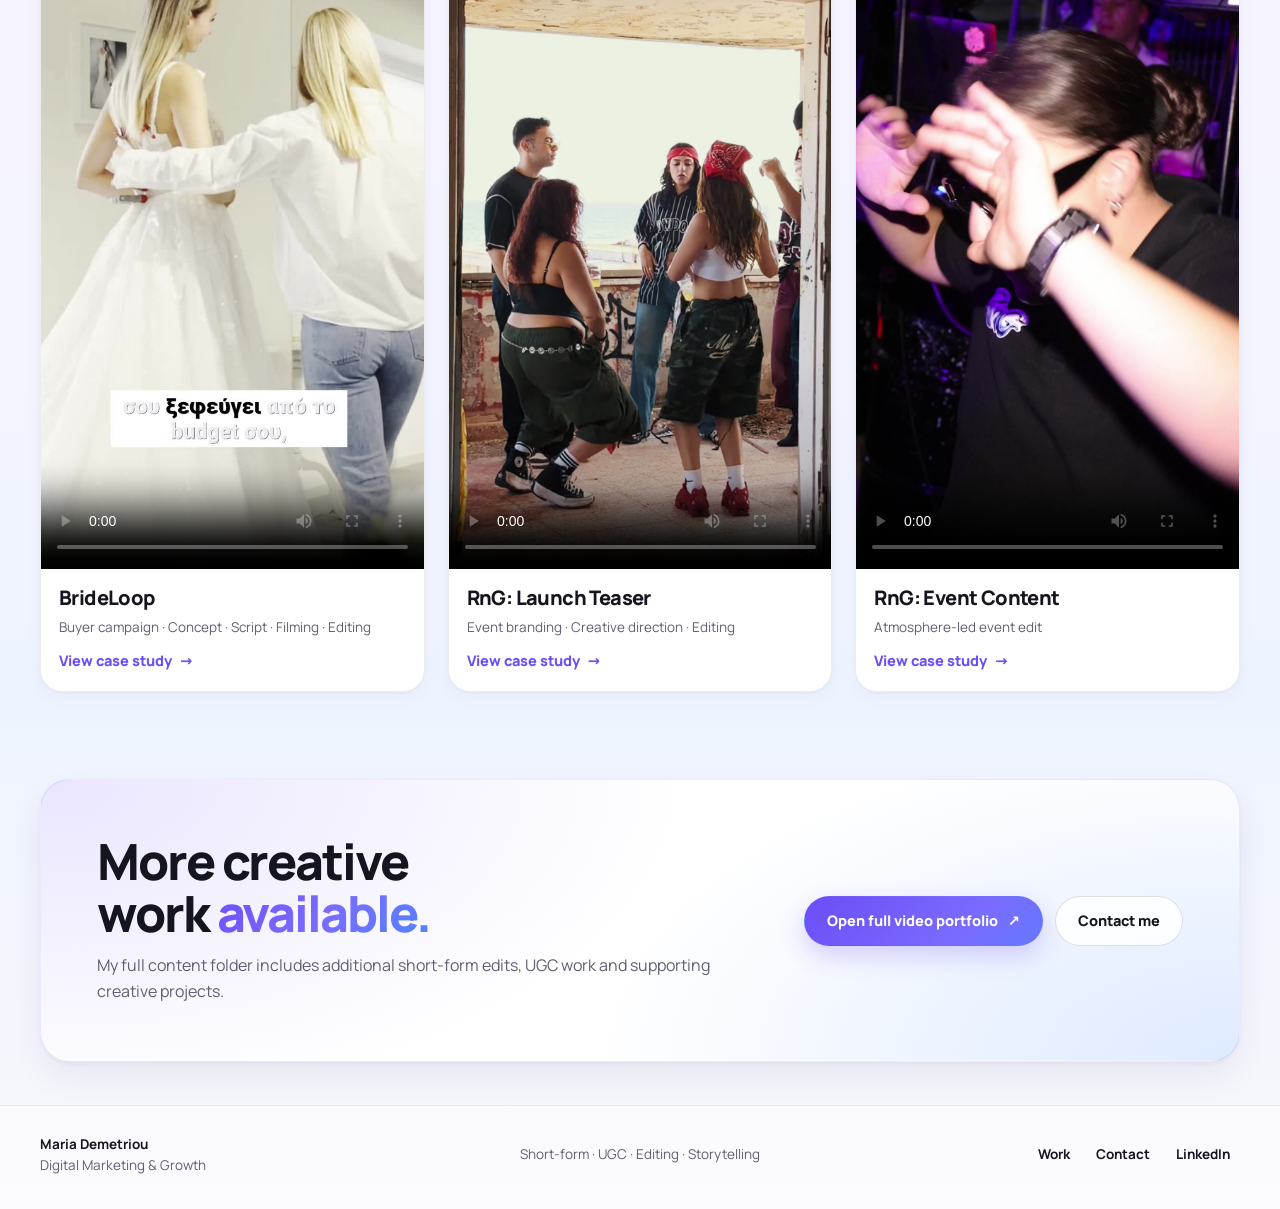
<file: content.html>
<!doctype html>
<html lang="en">
<head>
  <meta charset="utf-8"><meta name="viewport" content="width=device-width, initial-scale=1, viewport-fit=cover">
  <meta name="theme-color" content="#f8f7fc">
  <title>Video & Content — Maria Demetriou</title>
  <meta name="description" content="Selected short-form video, UGC and creative content by Maria Demetriou.">
  <script>document.documentElement.classList.add('js')</script>
  <link rel="icon" href="assets/icons/favicon.svg" type="image/svg+xml"><link rel="stylesheet" href="css/styles.css"><link rel="stylesheet" href="css/responsive.css">
</head>
<body>
<a class="skip-link" href="#main">Skip to content</a>
<header class="site-header"><nav class="nav" aria-label="Primary navigation">
  <a class="brand" href="index.html">Maria Demetriou</a><button class="menu-toggle" type="button" aria-label="Open menu" aria-expanded="false"><span></span></button>
  <div class="nav-links"><a href="work.html" aria-current="page">Work</a><a href="about.html">About</a><a href="work.html#featured-case-studies">Case Studies</a><a href="contact.html">Contact</a><a class="nav-menu-cta" href="contact.html">Get in touch</a></div>
  <a class="btn btn-primary nav-cta" href="contact.html">Get in touch <span class="arrow">→</span></a>
</nav></header>
<main id="main">
  <section class="page-hero"><div class="container reveal"><span class="eyebrow">Additional creative work</span><h1>Short-form.<br><span class="gradient-text">UGC. Editing.</span><br>Storytelling.</h1><p>A visual selection of content work across different styles, industries and formats.</p></div></section>

  <section class="section tight"><div class="container">
    <div class="filter-bar reveal" data-filter-group data-filter-target="#video-grid"><button class="filter-btn is-active" type="button" data-filter="all">All</button><button class="filter-btn" type="button" data-filter="ugc">UGC</button><button class="filter-btn" type="button" data-filter="education">Educational</button><button class="filter-btn" type="button" data-filter="event">Event</button></div>
    <div class="video-masonry" id="video-grid">
      <article class="video-tile reveal" data-categories="education"><div class="video-tile-media"><iframe loading="lazy" src="https://www.tiktok.com/player/v1/7629290161188195616?autoplay=0&loop=0&music_info=0&description=0" title="Hill's Pet Nutrition educational video" allow="fullscreen" allowfullscreen></iframe></div><div class="video-tile-copy"><h3>Hill’s Pet Nutrition</h3><p>Educational short-form · Script refinement · Filming · Editing</p><a class="link-arrow mt-24" href="projects/hills.html">View project <span>→</span></a></div></article>
      <article class="video-tile reveal" data-categories="ugc"><div class="video-tile-media"><iframe loading="lazy" src="https://www.instagram.com/reel/Dd_AbuwEbUz/embed/" title="Bank of Cyprus QuickCar Reel" allowfullscreen></iframe></div><div class="video-tile-copy"><h3>Bank of Cyprus: QuickCar</h3><p>UGC · Concept · Script · Filming · Editing</p><a class="link-arrow mt-24" href="projects/bank-of-cyprus.html">View project <span>→</span></a></div></article>
      <article class="video-tile reveal" data-categories="ugc"><div class="video-tile-media"><iframe loading="lazy" src="https://www.instagram.com/reel/DcwM6hDiWcL/embed/" title="Collaroid Reel" allowfullscreen></iframe></div><div class="video-tile-copy"><h3>Collaroid</h3><p>UGC · Storytelling · Pet Tech</p><a class="link-arrow mt-24" href="projects/collaroid.html">View project <span>→</span></a></div></article>
      <article class="video-tile reveal" data-categories="ugc"><div class="video-tile-media"><video controls preload="metadata" playsinline poster="assets/images/brideloop-video-poster.jpg"><source src="assets/videos/brideloop-buyer-campaign.mp4" type="video/mp4"></video></div><div class="video-tile-copy"><h3>BrideLoop</h3><p>Buyer campaign · Concept · Script · Filming · Editing</p><a class="link-arrow mt-24" href="case-studies/brideloop.html">View case study <span>→</span></a></div></article>
      <article class="video-tile reveal" data-categories="event"><div class="video-tile-media"><video controls preload="metadata" playsinline poster="assets/images/rng-teaser-poster.jpg"><source src="assets/videos/rng-teaser.mp4" type="video/mp4"></video></div><div class="video-tile-copy"><h3>RnG: Launch Teaser</h3><p>Event branding · Creative direction · Editing</p><a class="link-arrow mt-24" href="case-studies/rng.html">View case study <span>→</span></a></div></article>
      <article class="video-tile reveal" data-categories="event"><div class="video-tile-media"><video controls preload="metadata" playsinline poster="assets/images/rng-event-poster.jpg"><source src="assets/videos/rng-event.mp4" type="video/mp4"></video></div><div class="video-tile-copy"><h3>RnG: Event Content</h3><p>Atmosphere-led event edit</p><a class="link-arrow mt-24" href="case-studies/rng.html">View case study <span>→</span></a></div></article>
    </div>
  </div></section>

  <section class="section tight"><div class="container"><div class="final-cta reveal"><div><h2>More creative work <span class="gradient-text">available.</span></h2><p>My full content folder includes additional short-form edits, UGC work and supporting creative projects.</p></div><div class="btn-row"><a class="btn btn-primary" href="https://drive.google.com/drive/folders/19FbhWzc4LWqJQbu83zff8CN5aQe65Xy-?usp=share_link" target="_blank" rel="noopener noreferrer">Open full video portfolio <span class="arrow">↗</span></a><a class="btn btn-secondary" href="contact.html">Contact me</a></div></div></div></section>
</main>
<footer class="site-footer"><div class="container footer-grid"><div><strong>Maria Demetriou</strong><br><span class="muted">Digital Marketing & Growth</span></div><div class="footer-center">Short-form · UGC · Editing · Storytelling</div><div class="footer-links"><a href="work.html">Work</a><a href="contact.html">Contact</a><a href="https://www.linkedin.com/in/maria-demetriou-605a84255/" target="_blank" rel="noopener noreferrer">LinkedIn</a></div></div></footer>
<script src="js/main.js"></script><script src="js/animations.js"></script>
</body></html>
</file>
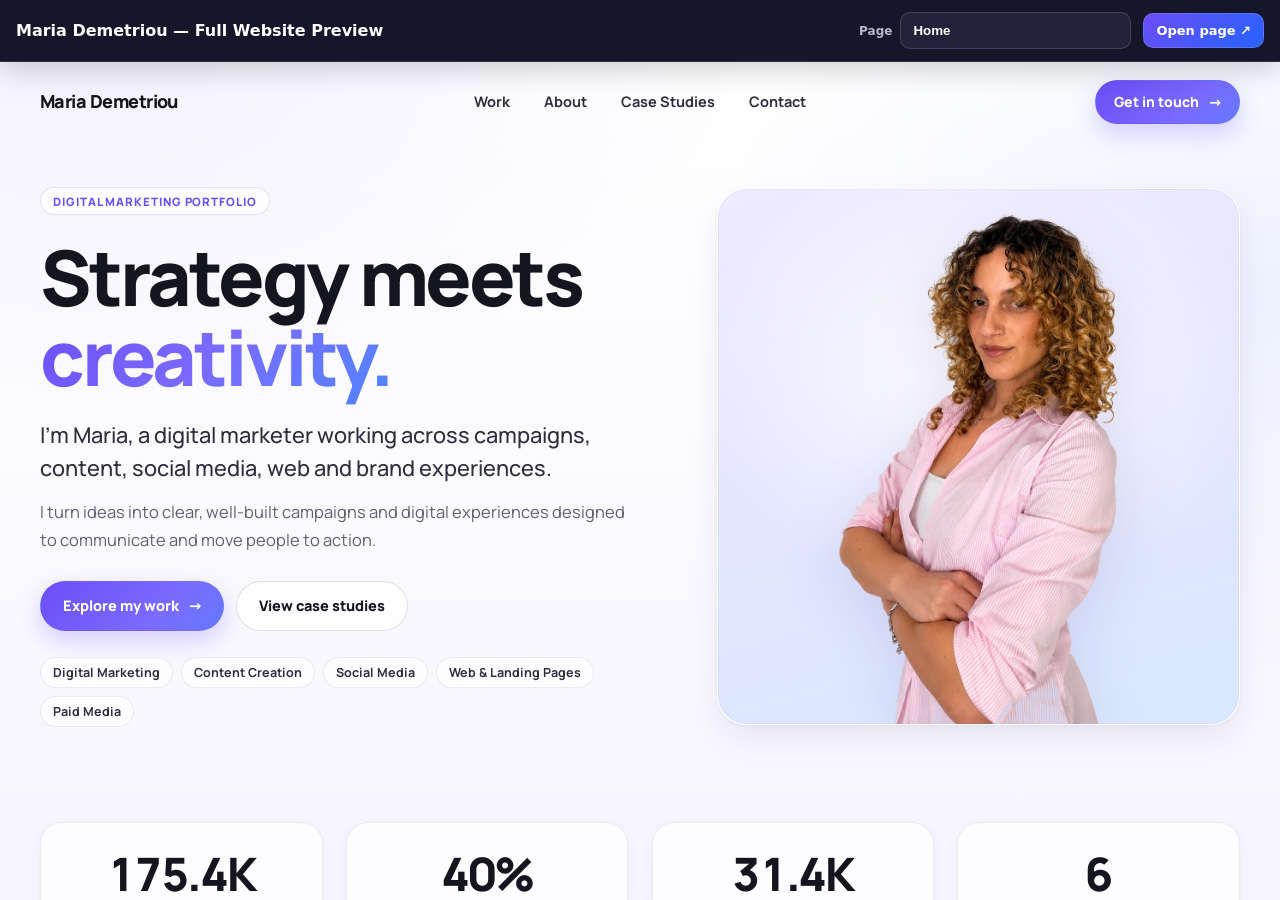
<file: preview.html>
<!doctype html>
<html lang="en">
<head>
  <meta charset="utf-8">
  <meta name="viewport" content="width=device-width,initial-scale=1">
  <title>Maria Demetriou Portfolio — Interactive Preview</title>
  <style>
    *{box-sizing:border-box}body{margin:0;font-family:Inter,system-ui,sans-serif;background:#0f1020;color:#fff;height:100vh;overflow:hidden}.preview{height:100vh;display:grid;grid-template-rows:auto 1fr}.bar{display:flex;gap:12px;align-items:center;padding:12px 16px;background:#151629;border-bottom:1px solid rgba(255,255,255,.1);box-shadow:0 8px 28px rgba(0,0,0,.18);z-index:2}.title{font-weight:800;margin-right:auto;white-space:nowrap}.select-wrap{display:flex;gap:8px;align-items:center}.select-wrap label{font-size:12px;color:#b7b8c9;font-weight:700}.select-wrap select{appearance:none;border:1px solid rgba(255,255,255,.14);background:#22233a;color:#fff;border-radius:10px;padding:10px 36px 10px 12px;font-weight:700;max-width:320px}.open{color:#fff;text-decoration:none;border:1px solid rgba(255,255,255,.14);padding:9px 12px;border-radius:10px;font-size:13px;font-weight:700;background:linear-gradient(135deg,#6c4df6,#2563ff)}iframe{width:100%;height:100%;border:0;background:#fff}@media(max-width:700px){.bar{flex-wrap:wrap}.title{width:100%}.select-wrap{flex:1}.select-wrap select{width:100%}.open{white-space:nowrap}}
  </style>
</head>
<body>
<div class="preview">
  <div class="bar">
    <div class="title">Maria Demetriou — Full Website Preview</div>
    <div class="select-wrap"><label for="pageSelect">Page</label><select id="pageSelect">
      <option value="index.html">Home</option>
      <option value="work.html">Work</option>
      <option value="case-studies/complytek.html">Case Study — Complytek</option>
      <option value="case-studies/brideloop.html">Case Study — BrideLoop</option>
      <option value="case-studies/rng.html">Case Study — RnG</option>
      <option value="projects/hills.html">Project — Hill's Pet Nutrition</option>
      <option value="projects/bank-of-cyprus.html">Project — Bank of Cyprus</option>
      <option value="projects/collaroid.html">Project — Collaroid</option>
      <option value="social-blueprint.html">Social Blueprint</option>
      <option value="content.html">Additional Creative Work</option>
      <option value="about.html">About</option>
      <option value="contact.html">Contact</option>
    </select></div>
    <a class="open" id="openPage" href="index.html" target="_blank" rel="noopener noreferrer">Open page ↗</a>
  </div>
  <iframe id="siteFrame" src="index.html" title="Maria Demetriou portfolio website preview"></iframe>
</div>
<script>
  const select=document.getElementById('pageSelect');const frame=document.getElementById('siteFrame');const open=document.getElementById('openPage');
  select.addEventListener('change',()=>{frame.src=select.value;open.href=select.value});
</script>
</body>
</html>
</file>
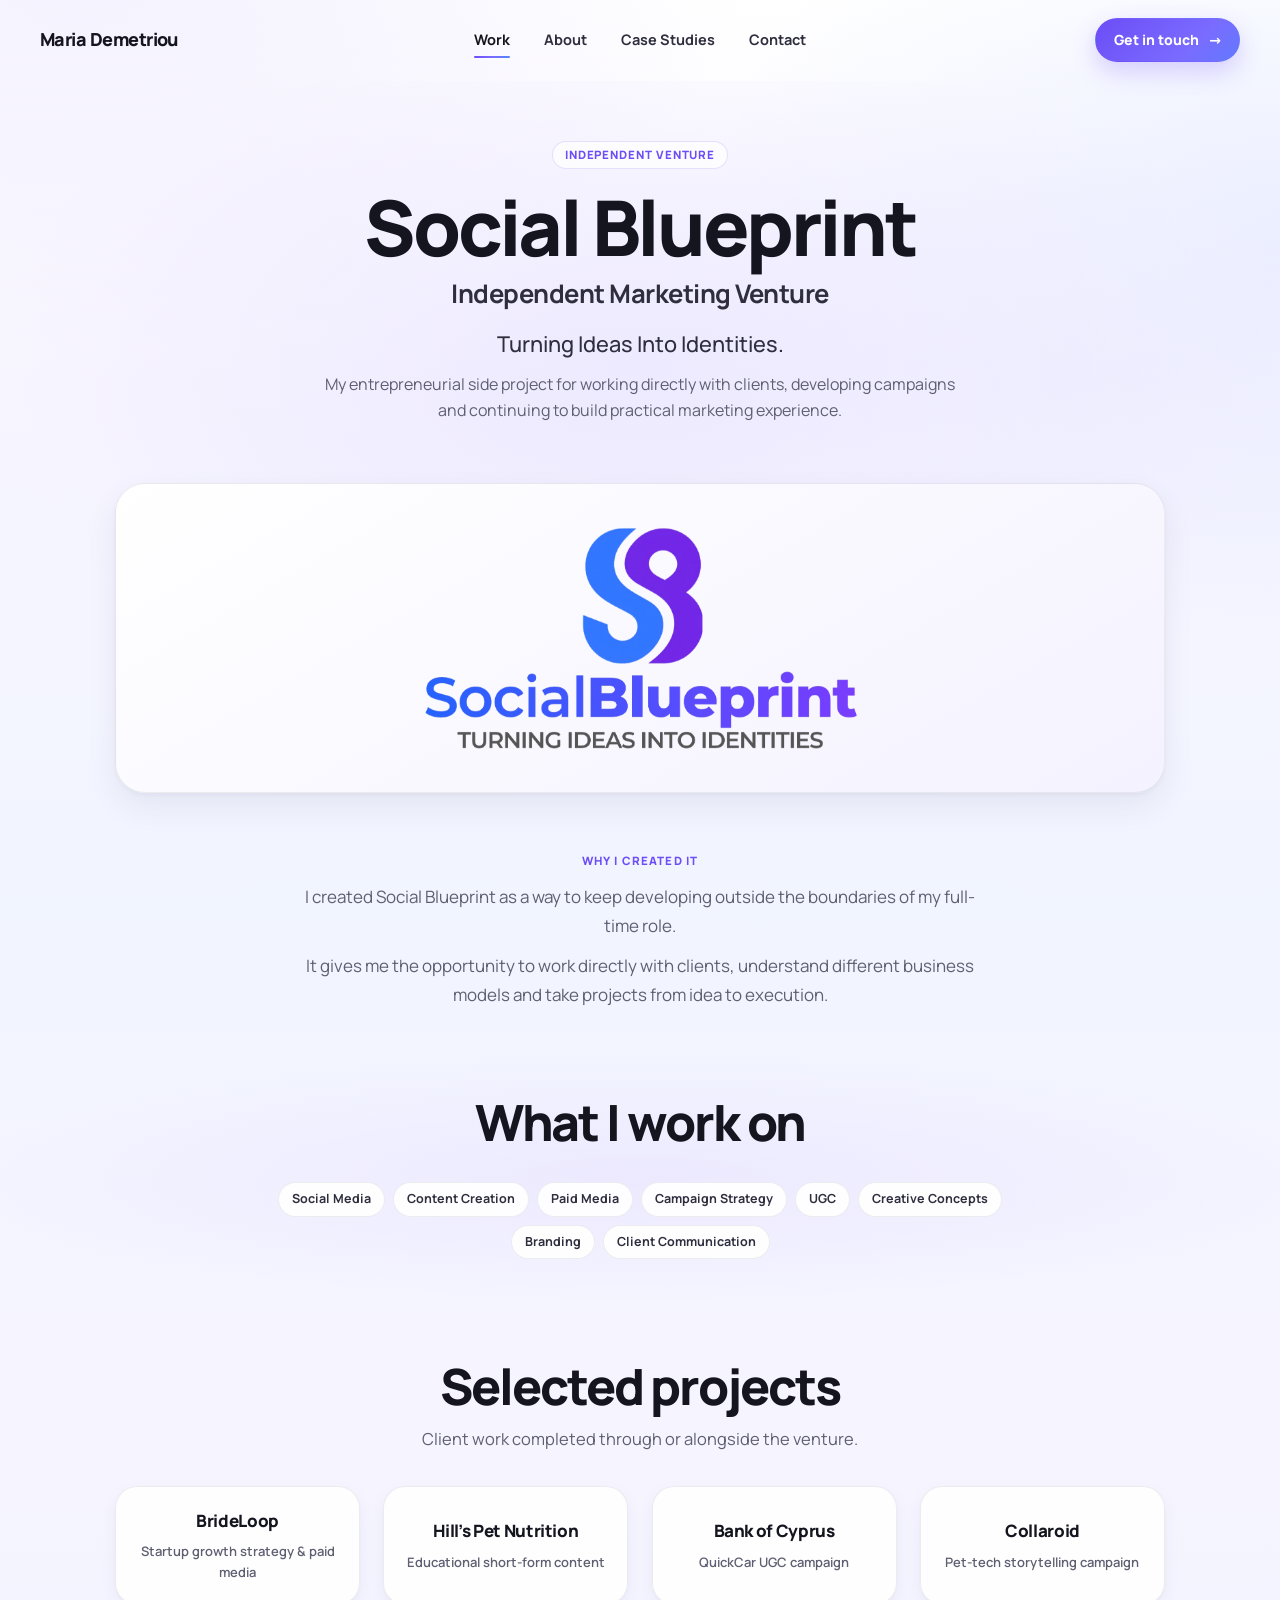
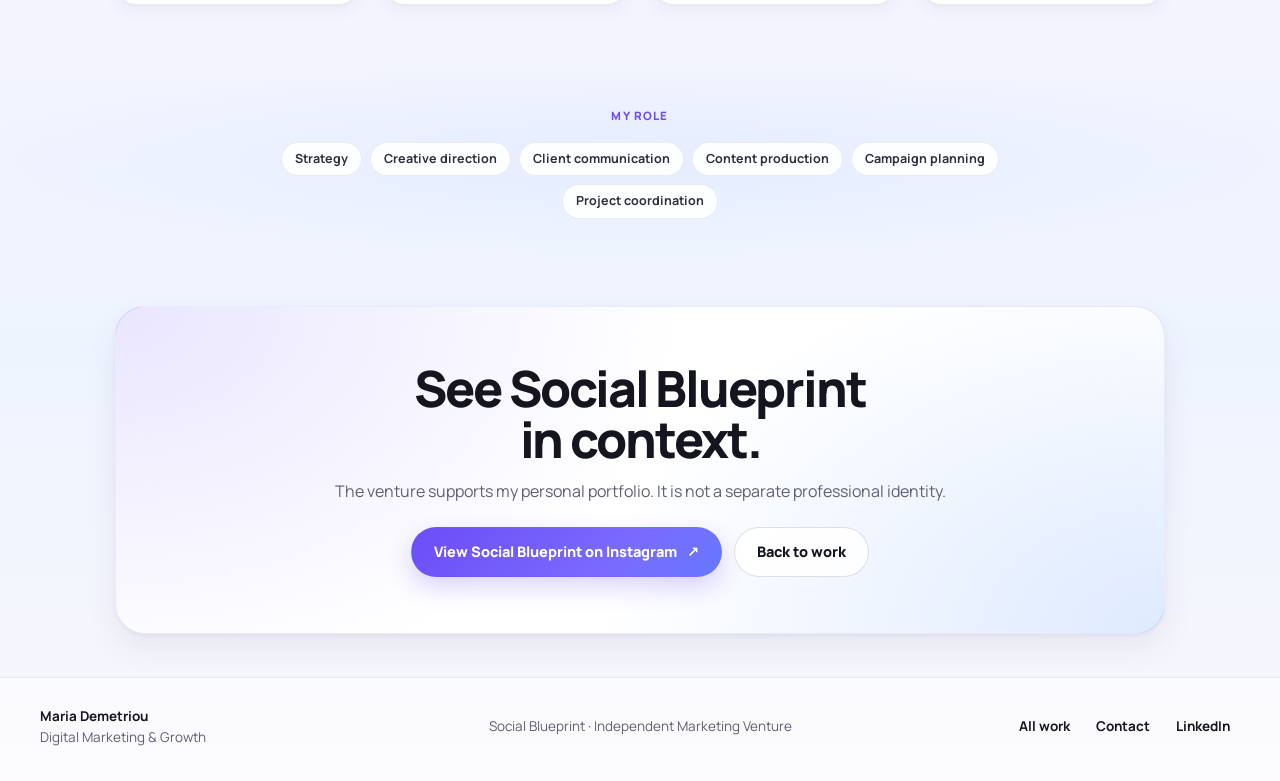
<file: social-blueprint.html>
<!doctype html>
<html lang="en">
<head>
  <meta charset="utf-8"><meta name="viewport" content="width=device-width, initial-scale=1, viewport-fit=cover">
  <meta name="theme-color" content="#f8f7fc">
  <title>Social Blueprint — Maria Demetriou</title>
  <meta name="description" content="Social Blueprint, Maria Demetriou's independent marketing venture for hands-on client and campaign work.">
  <meta property="og:title" content="Social Blueprint — Maria Demetriou"><meta property="og:type" content="article"><meta property="og:image" content="assets/images/social-blueprint-logo.png">
  <script>document.documentElement.classList.add('js')</script>
  <link rel="icon" href="assets/icons/favicon.svg" type="image/svg+xml"><link rel="stylesheet" href="css/styles.css"><link rel="stylesheet" href="css/responsive.css">
</head>
<body class="project-page">
<a class="skip-link" href="#main">Skip to content</a>
<header class="site-header"><nav class="nav" aria-label="Primary navigation">
  <a class="brand" href="index.html">Maria Demetriou</a><button class="menu-toggle" type="button" aria-label="Open menu" aria-expanded="false"><span></span></button>
  <div class="nav-links"><a href="work.html" aria-current="page">Work</a><a href="about.html">About</a><a href="work.html#featured-case-studies">Case Studies</a><a href="contact.html">Contact</a><a class="nav-menu-cta" href="contact.html">Get in touch</a></div>
  <a class="btn btn-primary nav-cta" href="contact.html">Get in touch <span class="arrow">→</span></a>
</nav></header>
<main id="main">
  <section class="case-hero social-blueprint-hero"><div class="container case-hero-grid">
    <div class="reveal"><span class="eyebrow">Independent venture</span><h1>Social Blueprint</h1><div class="case-subtitle">Independent Marketing Venture</div><p class="lead">Turning Ideas Into Identities.</p><p>My entrepreneurial side project for working directly with clients, developing campaigns and continuing to build practical marketing experience.</p></div>
    <div class="case-hero-visual logo-hero brand-blueprint reveal reveal-delay-1"><picture><source srcset="assets/images/social-blueprint-logo.webp" type="image/webp"><img loading="lazy" decoding="async" width="1287" height="671" class="project-hero-logo" src="assets/images/social-blueprint-logo.png" alt="Social Blueprint logo"></picture></div>
  </div></section>

  <section class="section tight"><div class="container case-copy-grid reveal"><div class="case-label">Why I created it</div><div class="case-copy"><p>I created Social Blueprint as a way to keep developing outside the boundaries of my full-time role.</p><p>It gives me the opportunity to work directly with clients, understand different business models and take projects from idea to execution.</p></div></div></section>

  <section class="section tight soft-purple"><div class="container"><div class="section-head reveal"><div class="copy"><h2>What I work on</h2></div></div><div class="role-grid reveal"><span class="role-chip">Social Media</span><span class="role-chip">Content Creation</span><span class="role-chip">Paid Media</span><span class="role-chip">Campaign Strategy</span><span class="role-chip">UGC</span><span class="role-chip">Creative Concepts</span><span class="role-chip">Branding</span><span class="role-chip">Client Communication</span></div></div></section>

  <section class="section"><div class="container"><div class="section-head reveal"><div class="copy"><h2>Selected projects</h2><p>Client work completed through or alongside the venture.</p></div></div>
    <div class="selected-project-links">
      <a class="selected-project-link reveal" href="case-studies/brideloop.html">BrideLoop<small>Startup growth strategy & paid media</small></a>
      <a class="selected-project-link reveal reveal-delay-1" href="projects/hills.html">Hill’s Pet Nutrition<small>Educational short-form content</small></a>
      <a class="selected-project-link reveal reveal-delay-2" href="projects/bank-of-cyprus.html">Bank of Cyprus<small>QuickCar UGC campaign</small></a>
      <a class="selected-project-link reveal reveal-delay-3" href="projects/collaroid.html">Collaroid<small>Pet-tech storytelling campaign</small></a>
    </div>
  </div></section>

  <section class="section tight soft-blue"><div class="container case-copy-grid reveal"><div class="case-label">My role</div><div class="case-copy"><div class="role-grid"><span class="role-chip">Strategy</span><span class="role-chip">Creative direction</span><span class="role-chip">Client communication</span><span class="role-chip">Content production</span><span class="role-chip">Campaign planning</span><span class="role-chip">Project coordination</span></div></div></div></section>

  <section class="section tight"><div class="container"><div class="final-cta reveal"><div><h2>See Social Blueprint in context.</h2><p>The venture supports my personal portfolio. It is not a separate professional identity.</p></div><div class="btn-row"><a class="btn btn-primary" href="https://www.instagram.com/socialblueprint.cy/" target="_blank" rel="noopener noreferrer">View Social Blueprint on Instagram <span class="arrow">↗</span></a><a class="btn btn-secondary" href="work.html">Back to work</a></div></div></div></section>
</main>
<footer class="site-footer"><div class="container footer-grid"><div><strong>Maria Demetriou</strong><br><span class="muted">Digital Marketing & Growth</span></div><div class="footer-center">Social Blueprint · Independent Marketing Venture</div><div class="footer-links"><a href="work.html">All work</a><a href="contact.html">Contact</a><a href="https://www.linkedin.com/in/maria-demetriou-605a84255/" target="_blank" rel="noopener noreferrer">LinkedIn</a></div></div></footer>
<script src="js/main.js"></script><script src="js/animations.js"></script>
</body></html>
</file>
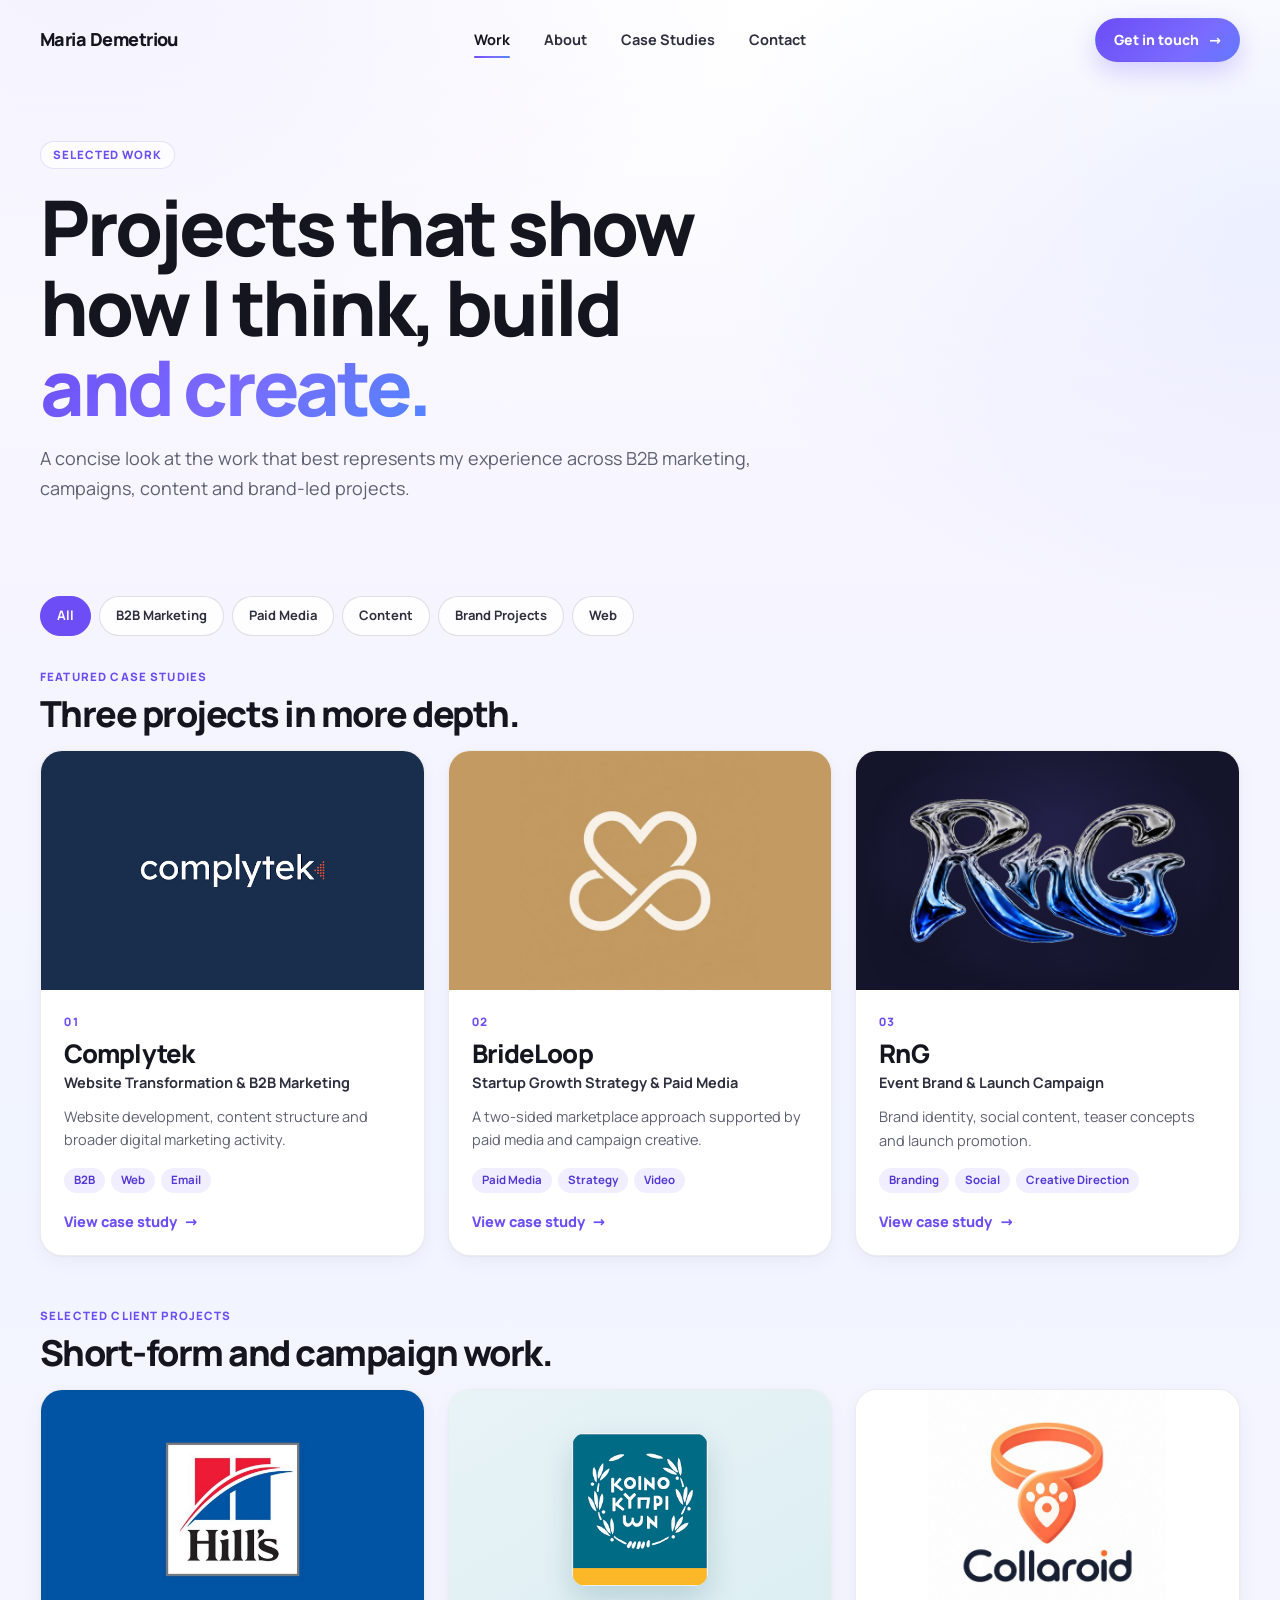
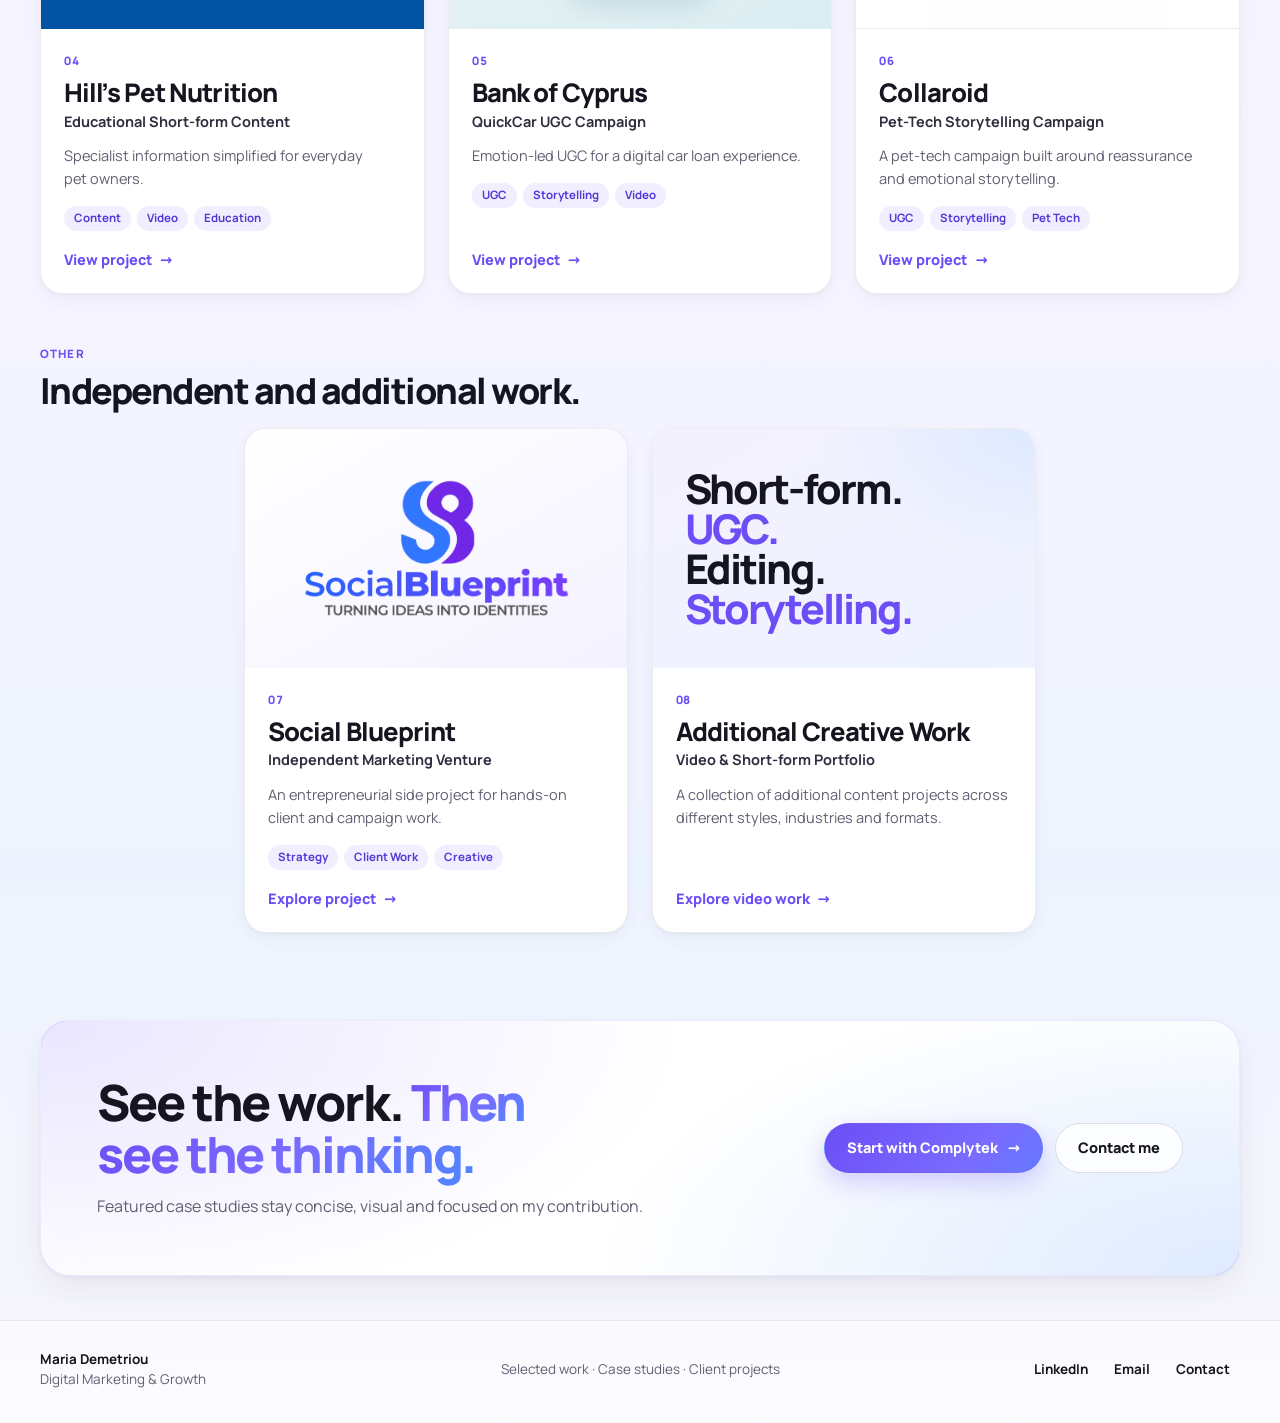
<file: work.html>
<!doctype html>
<html lang="en">
<head>
  <meta charset="utf-8"><meta name="viewport" content="width=device-width, initial-scale=1, viewport-fit=cover">
  <meta name="theme-color" content="#f8f7fc">
  <title>Work — Maria Demetriou</title>
  <meta name="description" content="Selected digital marketing work by Maria Demetriou across B2B marketing, paid media, content, branding and websites.">
  <meta property="og:title" content="Selected Work — Maria Demetriou"><meta property="og:type" content="website"><meta property="og:image" content="assets/images/brand-complytek.png">
  <script>document.documentElement.classList.add('js')</script>
  <link rel="icon" href="assets/icons/favicon.svg" type="image/svg+xml"><link rel="stylesheet" href="css/styles.css"><link rel="stylesheet" href="css/responsive.css">
</head>
<body>
<a class="skip-link" href="#main">Skip to content</a>
<header class="site-header"><nav class="nav" aria-label="Primary navigation">
  <a class="brand" href="index.html">Maria Demetriou</a><button class="menu-toggle" type="button" aria-label="Open menu" aria-expanded="false"><span></span></button>
  <div class="nav-links"><a href="work.html" aria-current="page">Work</a><a href="about.html">About</a><a href="#featured-case-studies">Case Studies</a><a href="contact.html">Contact</a><a class="nav-menu-cta" href="contact.html">Get in touch</a></div>
  <a class="btn btn-primary nav-cta" href="contact.html">Get in touch <span class="arrow">→</span></a>
</nav></header>

<main id="main">
  <section class="page-hero"><div class="container reveal"><span class="eyebrow">Selected work</span><h1>Projects that show<br>how I think, build<br><span class="gradient-text">and create.</span></h1><p>A concise look at the work that best represents my experience across B2B marketing, campaigns, content and brand-led projects.</p></div></section>

  <section class="section tight" id="featured-case-studies"><div class="container">
    <div class="filter-bar reveal" data-filter-group data-filter-target="#work-groups">
      <button class="filter-btn is-active" type="button" data-filter="all">All</button><button class="filter-btn" type="button" data-filter="b2b">B2B Marketing</button><button class="filter-btn" type="button" data-filter="paid">Paid Media</button><button class="filter-btn" type="button" data-filter="content">Content</button><button class="filter-btn" type="button" data-filter="brand">Brand Projects</button><button class="filter-btn" type="button" data-filter="web">Web</button>
    </div>

    <div id="work-groups">
      <section class="work-group" data-work-group>
        <div class="work-group-head reveal"><div><div class="work-group-label">Featured case studies</div><h2>Three projects in more depth.</h2></div></div>
        <div class="work-grid">
          <article class="project-card logo-card reveal" data-brand="complytek" data-categories="b2b web content"><a href="case-studies/complytek.html"><div class="project-image brand-complytek"><img loading="lazy" decoding="async" width="447" height="447" class="project-logo" src="assets/images/brand-complytek.png" alt="Complytek logo"></div><div class="project-body"><div class="work-number">01</div><h3 class="project-title">Complytek</h3><div class="project-subtitle">Website Transformation & B2B Marketing</div><p>Website development, content structure and broader digital marketing activity.</p><ul class="tags"><li class="tag">B2B</li><li class="tag">Web</li><li class="tag">Email</li></ul><span class="link-arrow">View case study <span>→</span></span></div></a></article>
          <article class="project-card logo-card reveal reveal-delay-1" data-brand="brideloop" data-categories="paid content"><a href="case-studies/brideloop.html"><div class="project-image brand-brideloop"><img loading="lazy" decoding="async" width="1080" height="1080" class="project-logo" src="assets/images/brand-brideloop.jpg" alt="BrideLoop logo"></div><div class="project-body"><div class="work-number">02</div><h3 class="project-title">BrideLoop</h3><div class="project-subtitle">Startup Growth Strategy & Paid Media</div><p>A two-sided marketplace approach supported by paid media and campaign creative.</p><ul class="tags"><li class="tag">Paid Media</li><li class="tag">Strategy</li><li class="tag">Video</li></ul><span class="link-arrow">View case study <span>→</span></span></div></a></article>
          <article class="project-card logo-card reveal reveal-delay-2" data-brand="rng" data-categories="brand content paid"><a href="case-studies/rng.html"><div class="project-image brand-rng"><picture><source srcset="assets/images/rng-logo.webp" type="image/webp"><img loading="lazy" decoding="async" width="2164" height="1135" class="project-logo" src="assets/images/rng-logo.png" alt="RnG logo"></picture></div><div class="project-body"><div class="work-number">03</div><h3 class="project-title">RnG</h3><div class="project-subtitle">Event Brand & Launch Campaign</div><p>Brand identity, social content, teaser concepts and launch promotion.</p><ul class="tags"><li class="tag">Branding</li><li class="tag">Social</li><li class="tag">Creative Direction</li></ul><span class="link-arrow">View case study <span>→</span></span></div></a></article>
        </div>
      </section>

      <section class="work-group" data-work-group>
        <div class="work-group-head reveal"><div><div class="work-group-label">Selected client projects</div><h2>Short-form and campaign work.</h2></div></div>
        <div class="work-grid">
          <article class="project-card logo-card reveal" data-brand="hills" data-categories="content"><a href="projects/hills.html"><div class="project-image brand-hills"><img loading="lazy" decoding="async" width="900" height="900" class="project-logo" src="assets/images/brand-hills.jpg" alt="Hill's Pet Nutrition logo"></div><div class="project-body"><div class="work-number">04</div><h3 class="project-title">Hill’s Pet Nutrition</h3><div class="project-subtitle">Educational Short-form Content</div><p>Specialist information simplified for everyday pet owners.</p><ul class="tags"><li class="tag">Content</li><li class="tag">Video</li><li class="tag">Education</li></ul><span class="link-arrow">View project <span>→</span></span></div></a></article>
          <article class="project-card logo-card reveal reveal-delay-1" data-brand="bank" data-categories="content brand"><a href="projects/bank-of-cyprus.html"><div class="project-image brand-bank"><img loading="lazy" decoding="async" width="212" height="237" class="project-logo" src="assets/images/brand-bank-cyprus.png" alt="Bank of Cyprus logo"></div><div class="project-body"><div class="work-number">05</div><h3 class="project-title">Bank of Cyprus</h3><div class="project-subtitle">QuickCar UGC Campaign</div><p>Emotion-led UGC for a digital car loan experience.</p><ul class="tags"><li class="tag">UGC</li><li class="tag">Storytelling</li><li class="tag">Video</li></ul><span class="link-arrow">View project <span>→</span></span></div></a></article>
          <article class="project-card logo-card reveal reveal-delay-2" data-brand="collaroid" data-categories="content brand"><a href="projects/collaroid.html"><div class="project-image brand-collaroid"><img loading="lazy" decoding="async" width="1080" height="1080" class="project-logo" src="assets/images/brand-collaroid.jpg" alt="Collaroid logo"></div><div class="project-body"><div class="work-number">06</div><h3 class="project-title">Collaroid</h3><div class="project-subtitle">Pet-Tech Storytelling Campaign</div><p>A pet-tech campaign built around reassurance and emotional storytelling.</p><ul class="tags"><li class="tag">UGC</li><li class="tag">Storytelling</li><li class="tag">Pet Tech</li></ul><span class="link-arrow">View project <span>→</span></span></div></a></article>
        </div>
      </section>

      <section class="work-group" data-work-group>
        <div class="work-group-head reveal"><div><div class="work-group-label">Other</div><h2>Independent and additional work.</h2></div></div>
        <div class="work-grid">
          <article class="project-card logo-card reveal" data-brand="social-blueprint" data-categories="brand content paid"><a href="social-blueprint.html"><div class="project-image brand-blueprint"><picture><source srcset="assets/images/social-blueprint-logo.webp" type="image/webp"><img loading="lazy" decoding="async" width="1287" height="671" class="project-logo" src="assets/images/social-blueprint-logo.png" alt="Social Blueprint logo"></picture></div><div class="project-body"><div class="work-number">07</div><h3 class="project-title">Social Blueprint</h3><div class="project-subtitle">Independent Marketing Venture</div><p>An entrepreneurial side project for hands-on client and campaign work.</p><ul class="tags"><li class="tag">Strategy</li><li class="tag">Client Work</li><li class="tag">Creative</li></ul><span class="link-arrow">Explore project <span>→</span></span></div></a></article>
          <article class="project-card typographic-card reveal reveal-delay-1" data-categories="content brand"><a href="https://drive.google.com/drive/folders/19FbhWzc4LWqJQbu83zff8CN5aQe65Xy-?usp=share_link" target="_blank" rel="noopener noreferrer"><div class="project-image"><div class="type-stack"><span>Short-form.</span><span>UGC.</span><span>Editing.</span><span>Storytelling.</span></div></div><div class="project-body"><div class="work-number">08</div><h3 class="project-title">Additional Creative Work</h3><div class="project-subtitle">Video & Short-form Portfolio</div><p>A collection of additional content projects across different styles, industries and formats.</p><span class="link-arrow">Explore video work <span>→</span></span></div></a></article>
        </div>
      </section>
    </div>
  </div></section>

  <section class="section tight"><div class="container"><div class="final-cta reveal"><div><h2>See the work. <span class="gradient-text">Then see the thinking.</span></h2><p>Featured case studies stay concise, visual and focused on my contribution.</p></div><div class="btn-row"><a class="btn btn-primary" href="case-studies/complytek.html">Start with Complytek <span class="arrow">→</span></a><a class="btn btn-secondary" href="contact.html">Contact me</a></div></div></div></section>
</main>

<footer class="site-footer"><div class="container footer-grid"><div><strong>Maria Demetriou</strong><br><span class="muted">Digital Marketing & Growth</span></div><div class="footer-center">Selected work · Case studies · Client projects</div><div class="footer-links"><a href="https://www.linkedin.com/in/maria-demetriou-605a84255/" target="_blank" rel="noopener noreferrer">LinkedIn</a><a href="mailto:mariademetriou0318@gmail.com">Email</a><a href="contact.html">Contact</a></div></div></footer>
<script src="js/main.js"></script><script src="js/animations.js"></script>
</body></html>
</file>
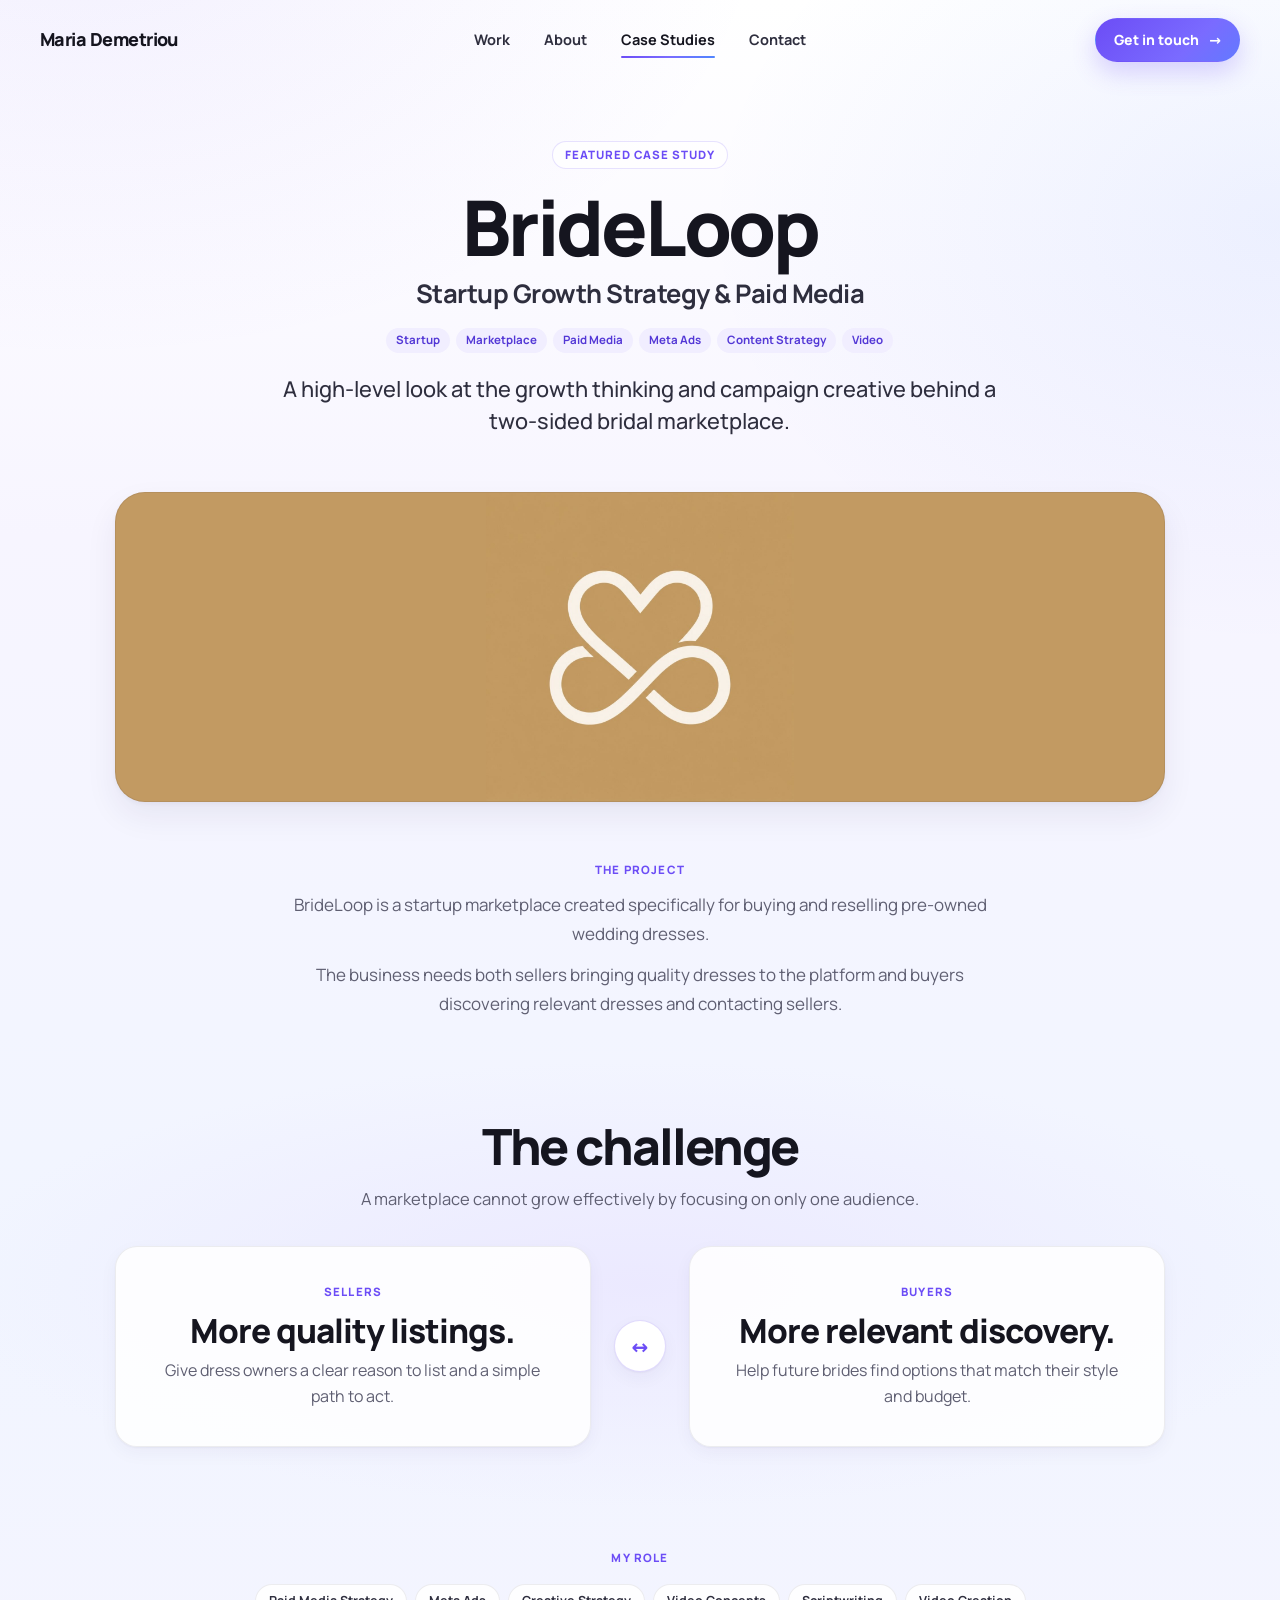
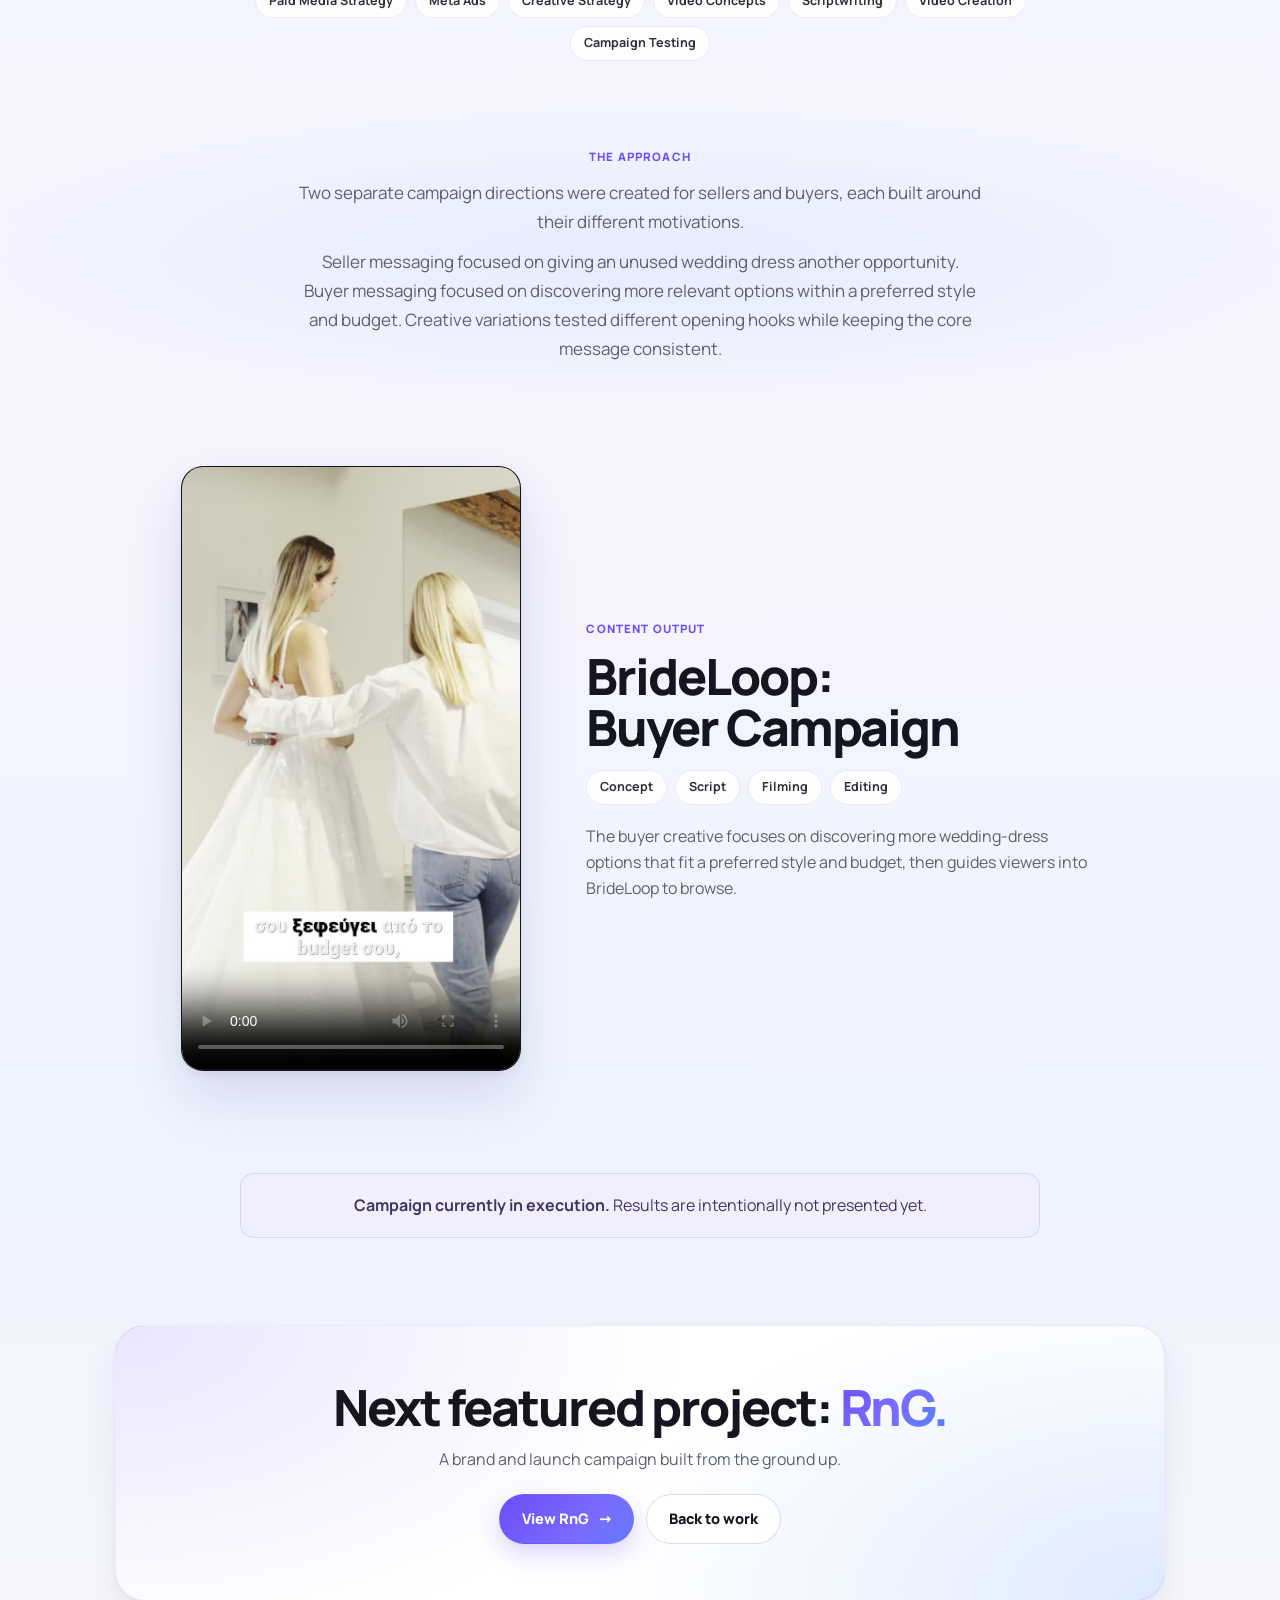
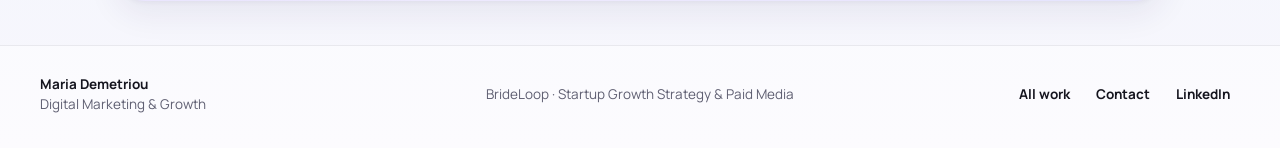
<file: case-studies/brideloop.html>
<!doctype html>
<html lang="en">
<head>
  <meta charset="utf-8"><meta name="viewport" content="width=device-width, initial-scale=1, viewport-fit=cover">
  <meta name="theme-color" content="#f8f7fc">
  <title>BrideLoop Case Study — Maria Demetriou</title>
  <meta name="description" content="BrideLoop startup growth strategy and paid media case study by Maria Demetriou.">
  <meta property="og:title" content="BrideLoop Case Study — Maria Demetriou"><meta property="og:type" content="article"><meta property="og:image" content="../assets/images/brand-brideloop.jpg">
  <script>document.documentElement.classList.add('js')</script>
  <link rel="icon" href="../assets/icons/favicon.svg" type="image/svg+xml"><link rel="stylesheet" href="../css/styles.css"><link rel="stylesheet" href="../css/responsive.css">
</head>
<body class="project-page">
<a class="skip-link" href="#main">Skip to content</a>
<header class="site-header"><nav class="nav" aria-label="Primary navigation">
  <a class="brand" href="../index.html">Maria Demetriou</a><button class="menu-toggle" type="button" aria-label="Open menu" aria-expanded="false"><span></span></button>
  <div class="nav-links"><a href="../work.html">Work</a><a href="../about.html">About</a><a href="../work.html#featured-case-studies" aria-current="page">Case Studies</a><a href="../contact.html">Contact</a><a class="nav-menu-cta" href="../contact.html">Get in touch</a></div>
  <a class="btn btn-primary nav-cta" href="../contact.html">Get in touch <span class="arrow">→</span></a>
</nav></header>
<main id="main">
  <section class="case-hero"><div class="container case-hero-grid">
    <div class="reveal"><span class="eyebrow">Featured case study</span><h1>BrideLoop</h1><div class="case-subtitle">Startup Growth Strategy & Paid Media</div><ul class="tags"><li class="tag">Startup</li><li class="tag">Marketplace</li><li class="tag">Paid Media</li><li class="tag">Meta Ads</li><li class="tag">Content Strategy</li><li class="tag">Video</li></ul><p class="lead case-summary">A high-level look at the growth thinking and campaign creative behind a two-sided bridal marketplace.</p></div>
    <div class="case-hero-visual logo-hero brand-brideloop reveal reveal-delay-1"><img loading="lazy" decoding="async" width="1080" height="1080" class="project-hero-logo" src="../assets/images/brand-brideloop.jpg" alt="BrideLoop logo"></div>
  </div></section>

  <section class="section tight"><div class="container case-copy-grid reveal"><div class="case-label">The project</div><div class="case-copy"><p>BrideLoop is a startup marketplace created specifically for buying and reselling pre-owned wedding dresses.</p><p>The business needs both sellers bringing quality dresses to the platform and buyers discovering relevant dresses and contacting sellers.</p></div></div></section>

  <section class="section soft-purple"><div class="container"><div class="section-head reveal"><div class="copy"><h2>The challenge</h2><p>A marketplace cannot grow effectively by focusing on only one audience.</p></div></div>
    <div class="two-sided-market">
      <article class="market-side reveal"><div class="market-title">Sellers</div><h3>More quality listings.</h3><p>Give dress owners a clear reason to list and a simple path to act.</p></article>
      <div class="market-connector reveal reveal-delay-1" aria-hidden="true">↔</div>
      <article class="market-side reveal reveal-delay-2"><div class="market-title">Buyers</div><h3>More relevant discovery.</h3><p>Help future brides find options that match their style and budget.</p></article>
    </div>
  </div></section>

  <section class="section tight"><div class="container case-copy-grid reveal"><div class="case-label">My role</div><div class="case-copy"><div class="role-grid"><span class="role-chip">Paid Media Strategy</span><span class="role-chip">Meta Ads</span><span class="role-chip">Creative Strategy</span><span class="role-chip">Video Concepts</span><span class="role-chip">Scriptwriting</span><span class="role-chip">Video Creation</span><span class="role-chip">Campaign Testing</span></div></div></div></section>

  <section class="section tight soft-blue"><div class="container case-copy-grid reveal"><div class="case-label">The approach</div><div class="case-copy"><p>Two separate campaign directions were created for sellers and buyers, each built around their different motivations.</p><p>Seller messaging focused on giving an unused wedding dress another opportunity. Buyer messaging focused on discovering more relevant options within a preferred style and budget. Creative variations tested different opening hooks while keeping the core message consistent.</p></div></div></section>

  <section class="section"><div class="container"><div class="output-layout">
    <div class="vertical-video reveal"><video controls playsinline preload="metadata" poster="../assets/images/brideloop-video-poster.jpg"><source src="../assets/videos/brideloop-buyer-campaign.mp4" type="video/mp4">Your browser does not support HTML5 video.</video></div>
    <div class="output-copy reveal reveal-delay-1"><div class="output-label">Content output</div><h2>BrideLoop: Buyer Campaign</h2><div class="role-grid"><span class="role-chip">Concept</span><span class="role-chip">Script</span><span class="role-chip">Filming</span><span class="role-chip">Editing</span></div><p>The buyer creative focuses on discovering more wedding-dress options that fit a preferred style and budget, then guides viewers into BrideLoop to browse.</p></div>
  </div></div></section>

  <section class="section tight section-line"><div class="container"><div class="campaign-note reveal"><strong>Campaign currently in execution.</strong> Results are intentionally not presented yet.</div></div></section>

  <section class="section tight"><div class="container"><div class="final-cta reveal"><div><h2>Next featured project: <span class="gradient-text">RnG.</span></h2><p>A brand and launch campaign built from the ground up.</p></div><div class="btn-row"><a class="btn btn-primary" href="rng.html">View RnG <span class="arrow">→</span></a><a class="btn btn-secondary" href="../work.html">Back to work</a></div></div></div></section>
</main>
<footer class="site-footer"><div class="container footer-grid"><div><strong>Maria Demetriou</strong><br><span class="muted">Digital Marketing & Growth</span></div><div class="footer-center">BrideLoop · Startup Growth Strategy & Paid Media</div><div class="footer-links"><a href="../work.html">All work</a><a href="../contact.html">Contact</a><a href="https://www.linkedin.com/in/maria-demetriou-605a84255/" target="_blank" rel="noopener noreferrer">LinkedIn</a></div></div></footer>
<script src="../js/main.js"></script><script src="../js/animations.js"></script>
</body></html>
</file>
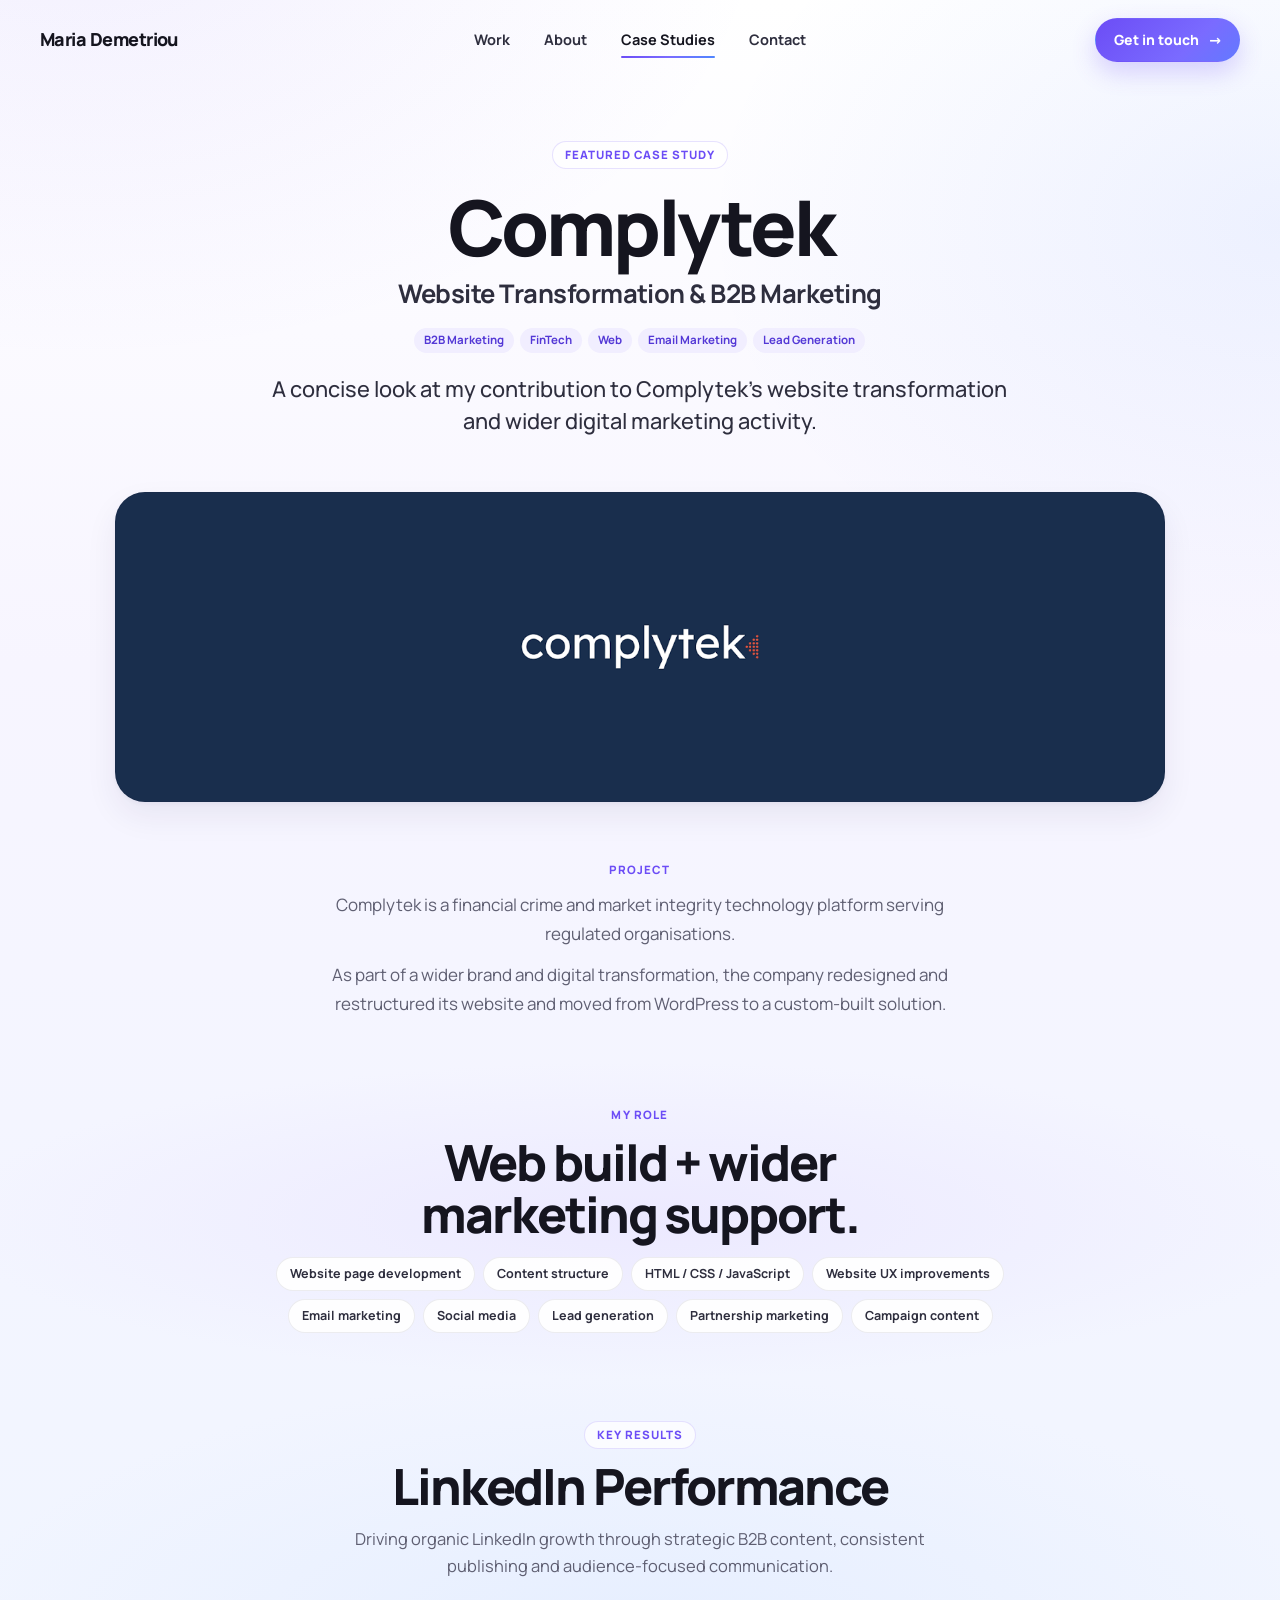
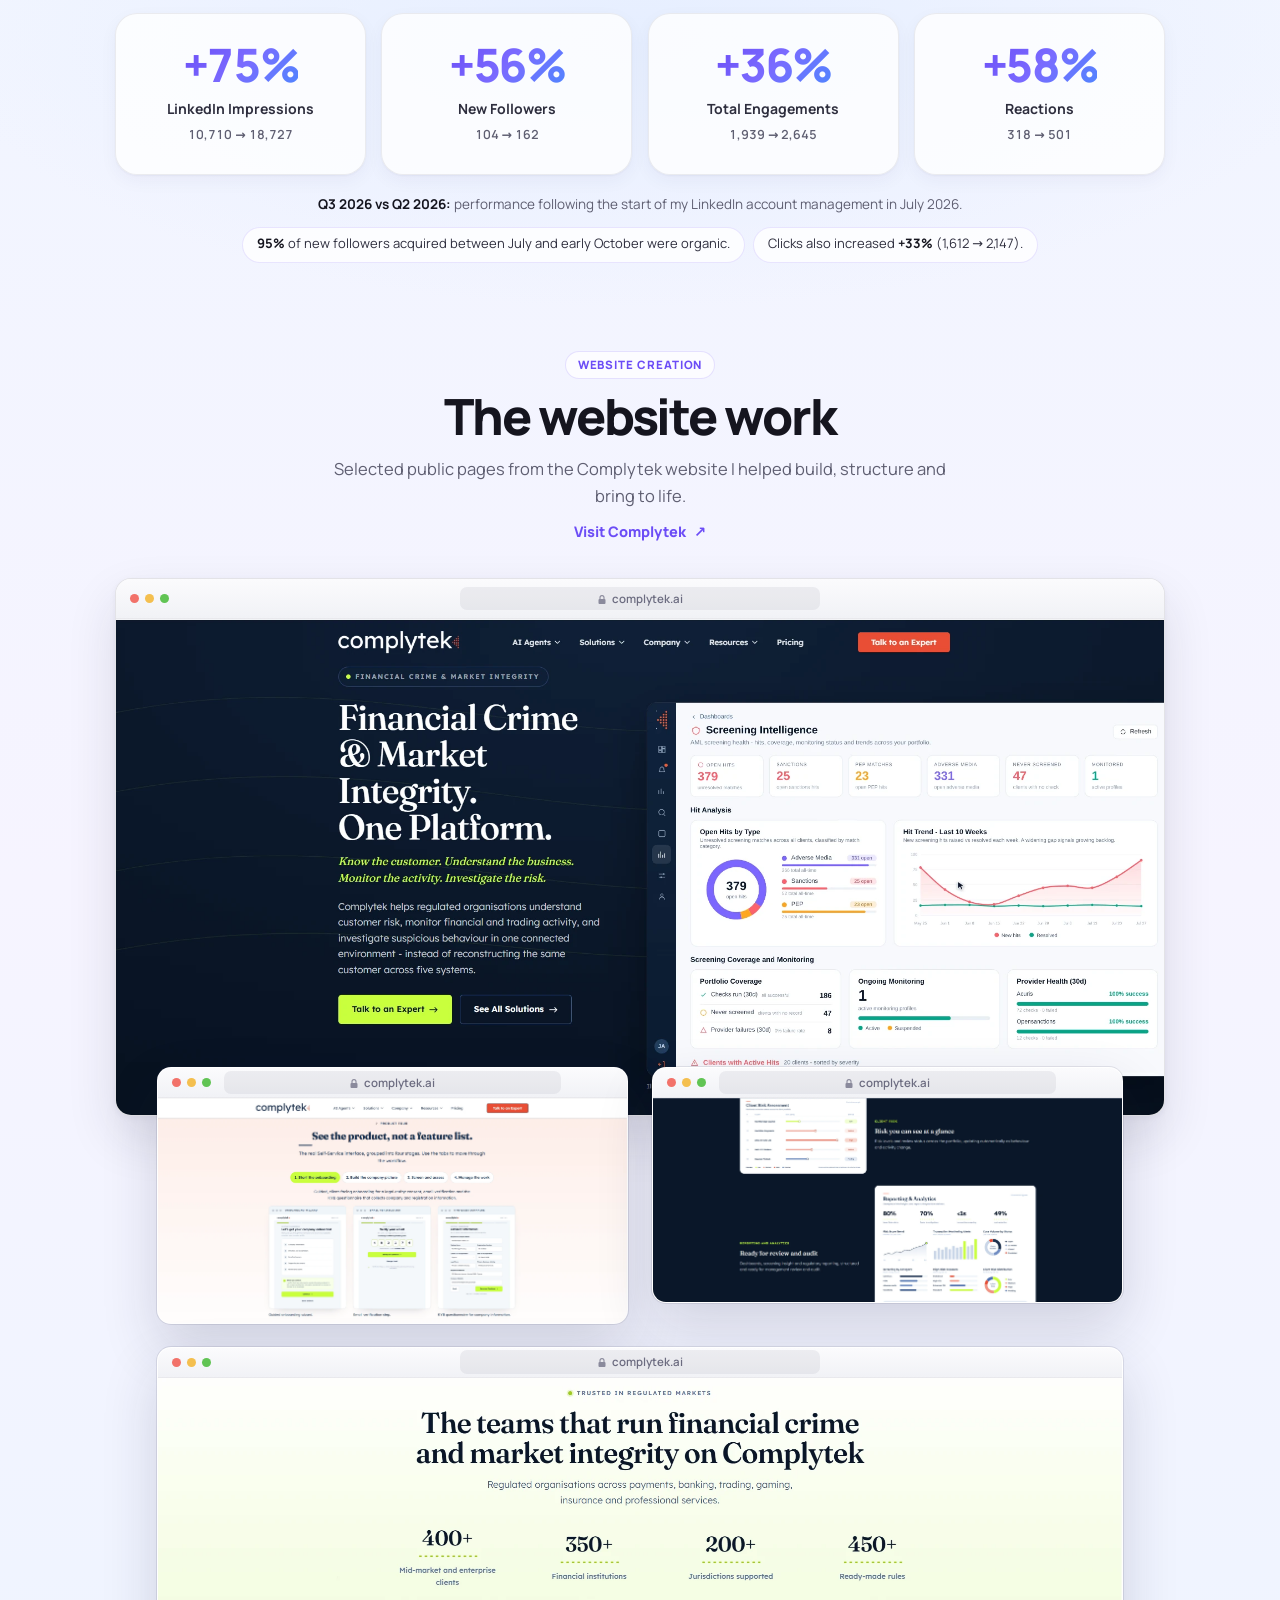
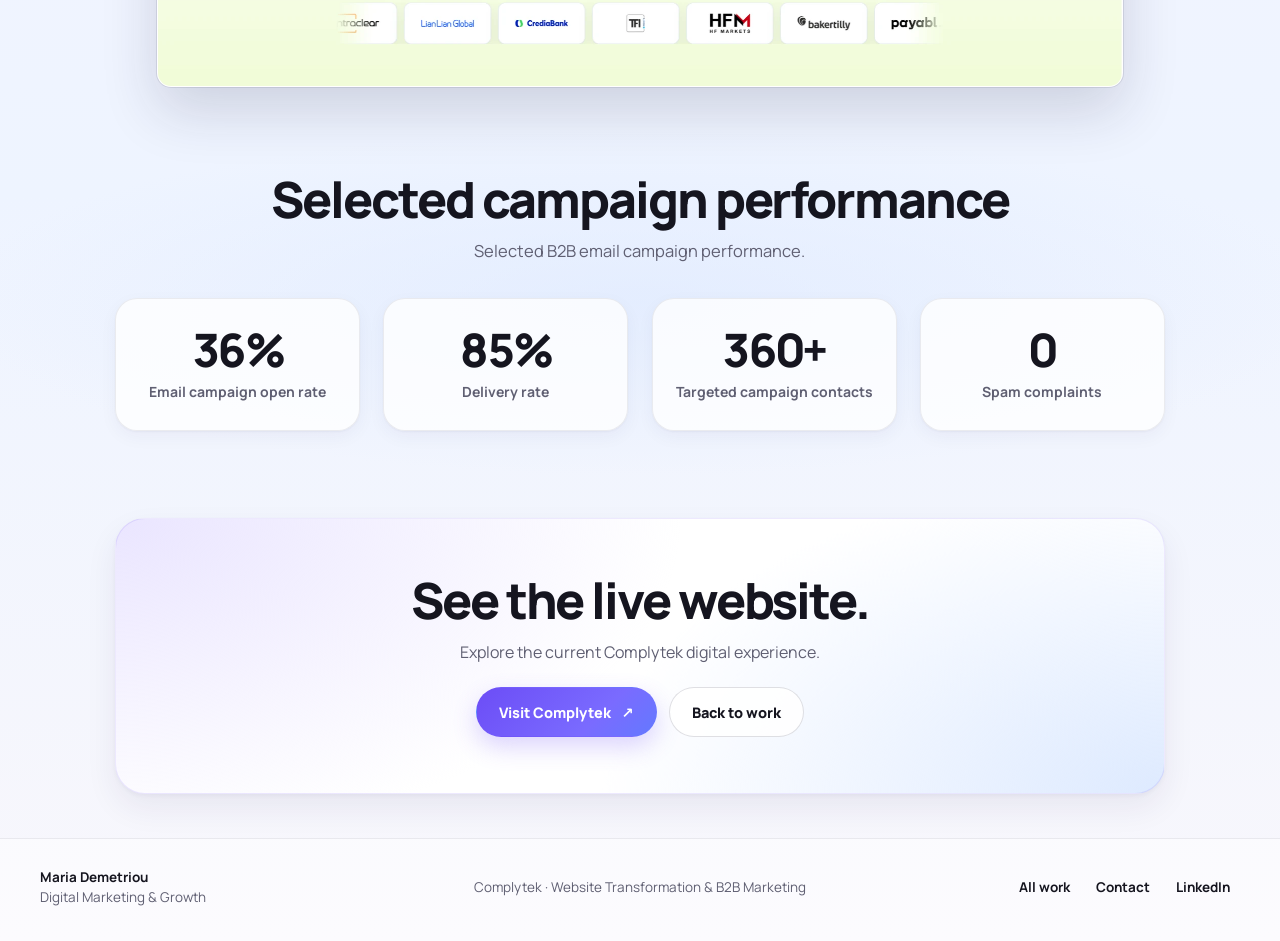
<file: case-studies/complytek.html>
<!doctype html>
<html lang="en">
<head>
  <meta charset="utf-8"><meta name="viewport" content="width=device-width, initial-scale=1, viewport-fit=cover">
  <meta name="theme-color" content="#f8f7fc">
  <title>Complytek Case Study — Maria Demetriou</title>
  <meta name="description" content="Complytek website transformation, LinkedIn growth and B2B marketing case study by Maria Demetriou.">
  <meta property="og:title" content="Complytek Case Study — Maria Demetriou"><meta property="og:type" content="article"><meta property="og:image" content="../assets/images/complytek-web-01.png">
  <script>document.documentElement.classList.add('js')</script>
  <link rel="icon" href="../assets/icons/favicon.svg" type="image/svg+xml"><link rel="stylesheet" href="../css/styles.css"><link rel="stylesheet" href="../css/responsive.css">
</head>
<body class="project-page">
<a class="skip-link" href="#main">Skip to content</a>
<header class="site-header"><nav class="nav" aria-label="Primary navigation">
  <a class="brand" href="../index.html">Maria Demetriou</a><button class="menu-toggle" type="button" aria-label="Open menu" aria-expanded="false"><span></span></button>
  <div class="nav-links"><a href="../work.html">Work</a><a href="../about.html">About</a><a href="../work.html#featured-case-studies" aria-current="page">Case Studies</a><a href="../contact.html">Contact</a><a class="nav-menu-cta" href="../contact.html">Get in touch</a></div>
  <a class="btn btn-primary nav-cta" href="../contact.html">Get in touch <span class="arrow">→</span></a>
</nav></header>
<main id="main">
  <section class="case-hero"><div class="container case-hero-grid">
    <div class="reveal"><span class="eyebrow">Featured case study</span><h1>Complytek</h1><div class="case-subtitle">Website Transformation & B2B Marketing</div><ul class="tags"><li class="tag">B2B Marketing</li><li class="tag">FinTech</li><li class="tag">Web</li><li class="tag">Email Marketing</li><li class="tag">Lead Generation</li></ul><p class="lead case-summary">A concise look at my contribution to Complytek’s website transformation and wider digital marketing activity.</p></div>
    <div class="case-hero-visual logo-hero brand-complytek reveal reveal-delay-1"><img loading="lazy" decoding="async" width="447" height="447" class="project-hero-logo" src="../assets/images/brand-complytek.png" alt="Complytek logo"></div>
  </div></section>

  <section class="section tight"><div class="container case-copy-grid reveal"><div class="case-label">Project</div><div class="case-copy"><p>Complytek is a financial crime and market integrity technology platform serving regulated organisations.</p><p>As part of a wider brand and digital transformation, the company redesigned and restructured its website and moved from WordPress to a custom-built solution.</p></div></div></section>

  <section class="section tight soft-purple"><div class="container case-copy-grid reveal"><div class="case-label">My role</div><div class="case-copy"><h2>Web build + wider marketing support.</h2><div class="role-grid"><span class="role-chip">Website page development</span><span class="role-chip">Content structure</span><span class="role-chip">HTML / CSS / JavaScript</span><span class="role-chip">Website UX improvements</span><span class="role-chip">Email marketing</span><span class="role-chip">Social media</span><span class="role-chip">Lead generation</span><span class="role-chip">Partnership marketing</span><span class="role-chip">Campaign content</span></div></div></div></section>

  <section class="section tight linkedin-impact-section" id="linkedin-performance"><div class="container">
    <div class="section-head impact-section-head reveal"><div class="copy"><span class="eyebrow">Key results</span><h2>LinkedIn Performance</h2><p>Driving organic LinkedIn growth through strategic B2B content, consistent publishing and audience-focused communication.</p></div></div>
    <div class="impact-grid linkedin-kpi-grid">
      <article class="impact-card reveal"><div class="impact-number" data-count="75" data-prefix="+" data-suffix="%">+75%</div><div class="impact-label">LinkedIn Impressions</div><div class="impact-context">10,710 → 18,727</div></article>
      <article class="impact-card reveal reveal-delay-1"><div class="impact-number" data-count="56" data-prefix="+" data-suffix="%">+56%</div><div class="impact-label">New Followers</div><div class="impact-context">104 → 162</div></article>
      <article class="impact-card reveal reveal-delay-2"><div class="impact-number" data-count="36" data-prefix="+" data-suffix="%">+36%</div><div class="impact-label">Total Engagements</div><div class="impact-context">1,939 → 2,645</div></article>
      <article class="impact-card reveal reveal-delay-3"><div class="impact-number" data-count="58" data-prefix="+" data-suffix="%">+58%</div><div class="impact-label">Reactions</div><div class="impact-context">318 → 501</div></article>
    </div>
    <div class="impact-notes reveal">
      <p><strong>Q3 2026 vs Q2 2026:</strong> performance following the start of my LinkedIn account management in July 2026.</p>
      <div class="impact-secondary"><span><strong>95%</strong> of new followers acquired between July and early October were organic.</span><span>Clicks also increased <strong>+33%</strong> (1,612 → 2,147).</span></div>
    </div>
  </div></section>

  <section class="section tight complytek-web-work"><div class="container"><div class="section-head reveal"><div class="copy"><span class="eyebrow">Website creation</span><h2>The website work</h2><p>Selected public pages from the Complytek website I helped build, structure and bring to life.</p></div><a class="link-arrow" href="https://www.complytek.ai" target="_blank" rel="noopener noreferrer">Visit Complytek <span>↗</span></a></div>
    <div class="browser-gallery">
      <figure class="browser-mockup browser-mockup-feature reveal">
        <div class="browser-chrome" aria-hidden="true"><div class="browser-dots"><span></span><span></span><span></span></div><div class="browser-address">complytek.ai</div></div>
        <picture><source srcset="../assets/images/complytek-web-01.webp" type="image/webp"><img loading="lazy" decoding="async" width="1890" height="895" src="../assets/images/complytek-web-01.png" alt="Complytek Financial Crime and Market Integrity homepage"></picture>
      </figure>
      <div class="browser-support-grid">
        <figure class="browser-mockup reveal reveal-delay-1"><div class="browser-chrome" aria-hidden="true"><div class="browser-dots"><span></span><span></span><span></span></div><div class="browser-address">complytek.ai</div></div><picture><source srcset="../assets/images/complytek-web-02.webp" type="image/webp"><img loading="lazy" decoding="async" width="1903" height="910" src="../assets/images/complytek-web-02.png" alt="Complytek product tour page"></picture></figure>
        <figure class="browser-mockup reveal reveal-delay-2"><div class="browser-chrome" aria-hidden="true"><div class="browser-dots"><span></span><span></span><span></span></div><div class="browser-address">complytek.ai</div></div><picture><source srcset="../assets/images/complytek-web-03.webp" type="image/webp"><img loading="lazy" decoding="async" width="1906" height="609" src="../assets/images/complytek-web-03.png" alt="Complytek regulated markets and client proof section"></picture></figure>
        <figure class="browser-mockup reveal reveal-delay-3"><div class="browser-chrome" aria-hidden="true"><div class="browser-dots"><span></span><span></span><span></span></div><div class="browser-address">complytek.ai</div></div><picture><source srcset="../assets/images/complytek-web-04.webp" type="image/webp"><img loading="lazy" decoding="async" width="1903" height="826" src="../assets/images/complytek-web-04.png" alt="Complytek risk and reporting product section"></picture></figure>
      </div>
    </div>
  </div></section>

  <section class="section tight soft-blue"><div class="container"><div class="section-head reveal"><div class="copy"><h2>Selected campaign performance</h2><p>Selected B2B email campaign performance.</p></div></div>
    <div class="stat-strip"><article class="metric-card reveal"><div class="metric-number" data-count="40" data-suffix="%">40%</div><div class="metric-label">Email campaign open rate</div></article><article class="metric-card reveal reveal-delay-1"><div class="metric-number" data-count="94" data-suffix="%">94%</div><div class="metric-label">Delivery rate</div></article><article class="metric-card reveal reveal-delay-2"><div class="metric-number" data-count="400" data-suffix="+">400+</div><div class="metric-label">Targeted campaign contacts</div></article><article class="metric-card reveal reveal-delay-3"><div class="metric-number" data-count="0">0</div><div class="metric-label">Spam complaints</div></article></div>
  </div></section>

  <section class="section tight"><div class="container"><div class="final-cta reveal"><div><h2>See the live website.</h2><p>Explore the current Complytek digital experience.</p></div><div class="btn-row"><a class="btn btn-primary" href="https://www.complytek.ai" target="_blank" rel="noopener noreferrer">Visit Complytek <span class="arrow">↗</span></a><a class="btn btn-secondary" href="../work.html">Back to work</a></div></div></div></section>
</main>
<footer class="site-footer"><div class="container footer-grid"><div><strong>Maria Demetriou</strong><br><span class="muted">Digital Marketing & Growth</span></div><div class="footer-center">Complytek · Website Transformation & B2B Marketing</div><div class="footer-links"><a href="../work.html">All work</a><a href="../contact.html">Contact</a><a href="https://www.linkedin.com/in/maria-demetriou-605a84255/" target="_blank" rel="noopener noreferrer">LinkedIn</a></div></div></footer>
<script src="../js/main.js"></script><script src="../js/animations.js"></script>
</body></html>
</file>
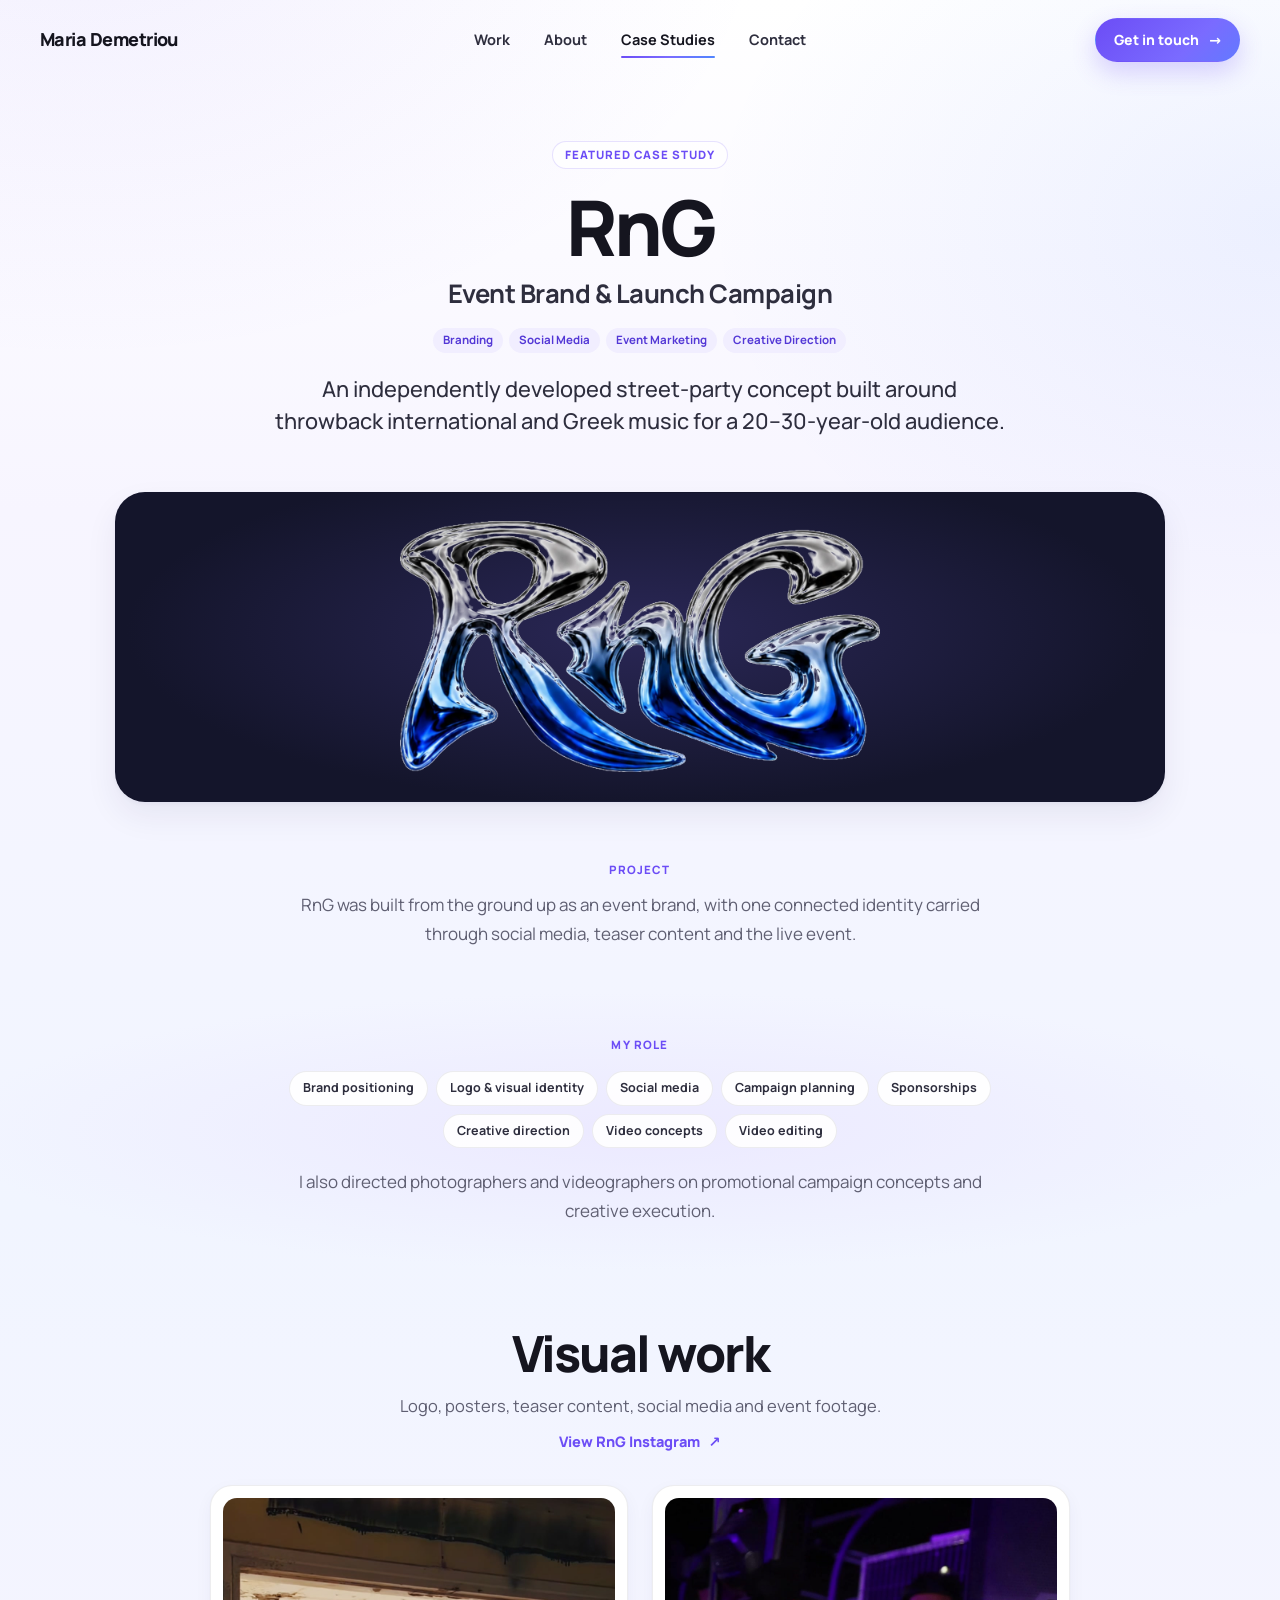
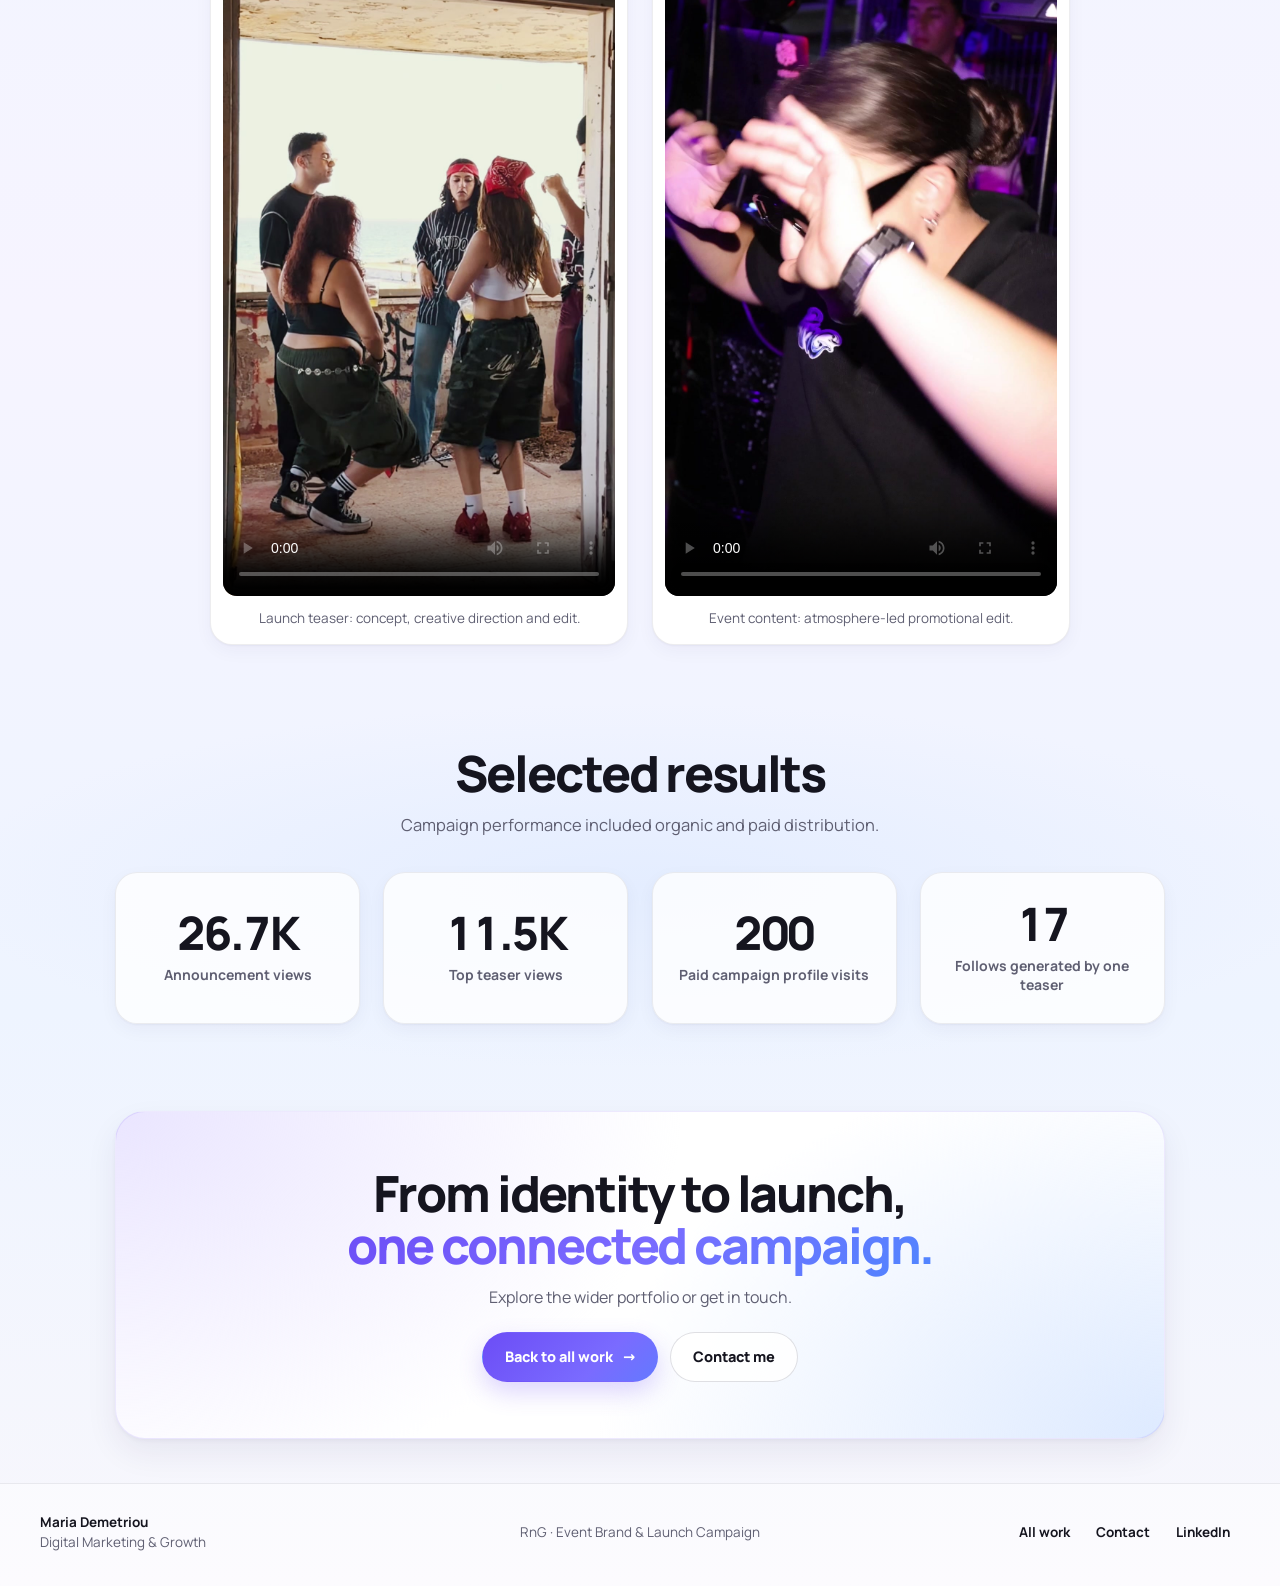
<file: case-studies/rng.html>
<!doctype html>
<html lang="en">
<head>
  <meta charset="utf-8"><meta name="viewport" content="width=device-width, initial-scale=1, viewport-fit=cover">
  <meta name="theme-color" content="#f8f7fc">
  <title>RnG Case Study — Maria Demetriou</title>
  <meta name="description" content="RnG event brand and launch campaign case study by Maria Demetriou.">
  <meta property="og:title" content="RnG Case Study — Maria Demetriou"><meta property="og:type" content="article"><meta property="og:image" content="../assets/images/rng-logo.png">
  <script>document.documentElement.classList.add('js')</script>
  <link rel="icon" href="../assets/icons/favicon.svg" type="image/svg+xml"><link rel="stylesheet" href="../css/styles.css"><link rel="stylesheet" href="../css/responsive.css">
</head>
<body class="project-page">
<a class="skip-link" href="#main">Skip to content</a>
<header class="site-header"><nav class="nav" aria-label="Primary navigation">
  <a class="brand" href="../index.html">Maria Demetriou</a><button class="menu-toggle" type="button" aria-label="Open menu" aria-expanded="false"><span></span></button>
  <div class="nav-links"><a href="../work.html">Work</a><a href="../about.html">About</a><a href="../work.html#featured-case-studies" aria-current="page">Case Studies</a><a href="../contact.html">Contact</a><a class="nav-menu-cta" href="../contact.html">Get in touch</a></div>
  <a class="btn btn-primary nav-cta" href="../contact.html">Get in touch <span class="arrow">→</span></a>
</nav></header>
<main id="main">
  <section class="case-hero"><div class="container case-hero-grid">
    <div class="reveal"><span class="eyebrow">Featured case study</span><h1>RnG</h1><div class="case-subtitle">Event Brand & Launch Campaign</div><ul class="tags"><li class="tag">Branding</li><li class="tag">Social Media</li><li class="tag">Event Marketing</li><li class="tag">Creative Direction</li></ul><p class="lead case-summary">An independently developed street-party concept built around throwback international and Greek music for a 20–30-year-old audience.</p></div>
    <div class="case-hero-visual logo-hero brand-rng reveal reveal-delay-1"><picture><source srcset="../assets/images/rng-logo.webp" type="image/webp"><img loading="lazy" decoding="async" width="2164" height="1135" class="project-hero-logo" src="../assets/images/rng-logo.png" alt="RnG logo"></picture></div>
  </div></section>

  <section class="section tight"><div class="container case-copy-grid reveal"><div class="case-label">Project</div><div class="case-copy"><p>RnG was built from the ground up as an event brand, with one connected identity carried through social media, teaser content and the live event.</p></div></div></section>

  <section class="section tight soft-purple"><div class="container case-copy-grid reveal"><div class="case-label">My role</div><div class="case-copy"><div class="role-grid"><span class="role-chip">Brand positioning</span><span class="role-chip">Logo & visual identity</span><span class="role-chip">Social media</span><span class="role-chip">Campaign planning</span><span class="role-chip">Sponsorships</span><span class="role-chip">Creative direction</span><span class="role-chip">Video concepts</span><span class="role-chip">Video editing</span></div><p class="mt-24">I also directed photographers and videographers on promotional campaign concepts and creative execution.</p></div></div></section>

  <section class="section"><div class="container"><div class="section-head reveal"><div class="copy"><h2>Visual work</h2><p>Logo, posters, teaser content, social media and event footage.</p></div><a class="link-arrow" href="https://www.instagram.com/rngevent.cy/" target="_blank" rel="noopener noreferrer">View RnG Instagram <span>↗</span></a></div>
    <div class="media-pair">
      <figure class="media-card reveal"><video controls preload="metadata" poster="../assets/images/rng-teaser-poster.jpg" playsinline><source src="../assets/videos/rng-teaser.mp4" type="video/mp4"></video><figcaption>Launch teaser: concept, creative direction and edit.</figcaption></figure>
      <figure class="media-card reveal reveal-delay-1"><video controls preload="metadata" poster="../assets/images/rng-event-poster.jpg" playsinline><source src="../assets/videos/rng-event.mp4" type="video/mp4"></video><figcaption>Event content: atmosphere-led promotional edit.</figcaption></figure>
    </div>
  </div></section>

  <section class="section tight soft-blue"><div class="container"><div class="section-head reveal"><div class="copy"><h2>Selected results</h2><p>Campaign performance included organic and paid distribution.</p></div></div>
    <div class="stat-strip"><article class="metric-card reveal"><div class="metric-number" data-count="31.4" data-decimals="1" data-suffix="K">31.4K</div><div class="metric-label">Announcement views</div></article><article class="metric-card reveal reveal-delay-1"><div class="metric-number" data-count="13.5" data-decimals="1" data-suffix="K">13.5K</div><div class="metric-label">Top teaser views</div></article><article class="metric-card reveal reveal-delay-2"><div class="metric-number" data-count="235">235</div><div class="metric-label">Paid campaign profile visits</div></article><article class="metric-card reveal reveal-delay-3"><div class="metric-number" data-count="20">20</div><div class="metric-label">Follows generated by one teaser</div></article></div>
  </div></section>

  <section class="section tight section-line"><div class="container"><div class="final-cta reveal"><div><h2>From identity to launch, <span class="gradient-text">one connected campaign.</span></h2><p>Explore the wider portfolio or get in touch.</p></div><div class="btn-row"><a class="btn btn-primary" href="../work.html">Back to all work <span class="arrow">→</span></a><a class="btn btn-secondary" href="../contact.html">Contact me</a></div></div></div></section>
</main>
<footer class="site-footer"><div class="container footer-grid"><div><strong>Maria Demetriou</strong><br><span class="muted">Digital Marketing & Growth</span></div><div class="footer-center">RnG · Event Brand & Launch Campaign</div><div class="footer-links"><a href="../work.html">All work</a><a href="../contact.html">Contact</a><a href="https://www.linkedin.com/in/maria-demetriou-605a84255/" target="_blank" rel="noopener noreferrer">LinkedIn</a></div></div></footer>
<script src="../js/main.js"></script><script src="../js/animations.js"></script>
</body></html>
</file>
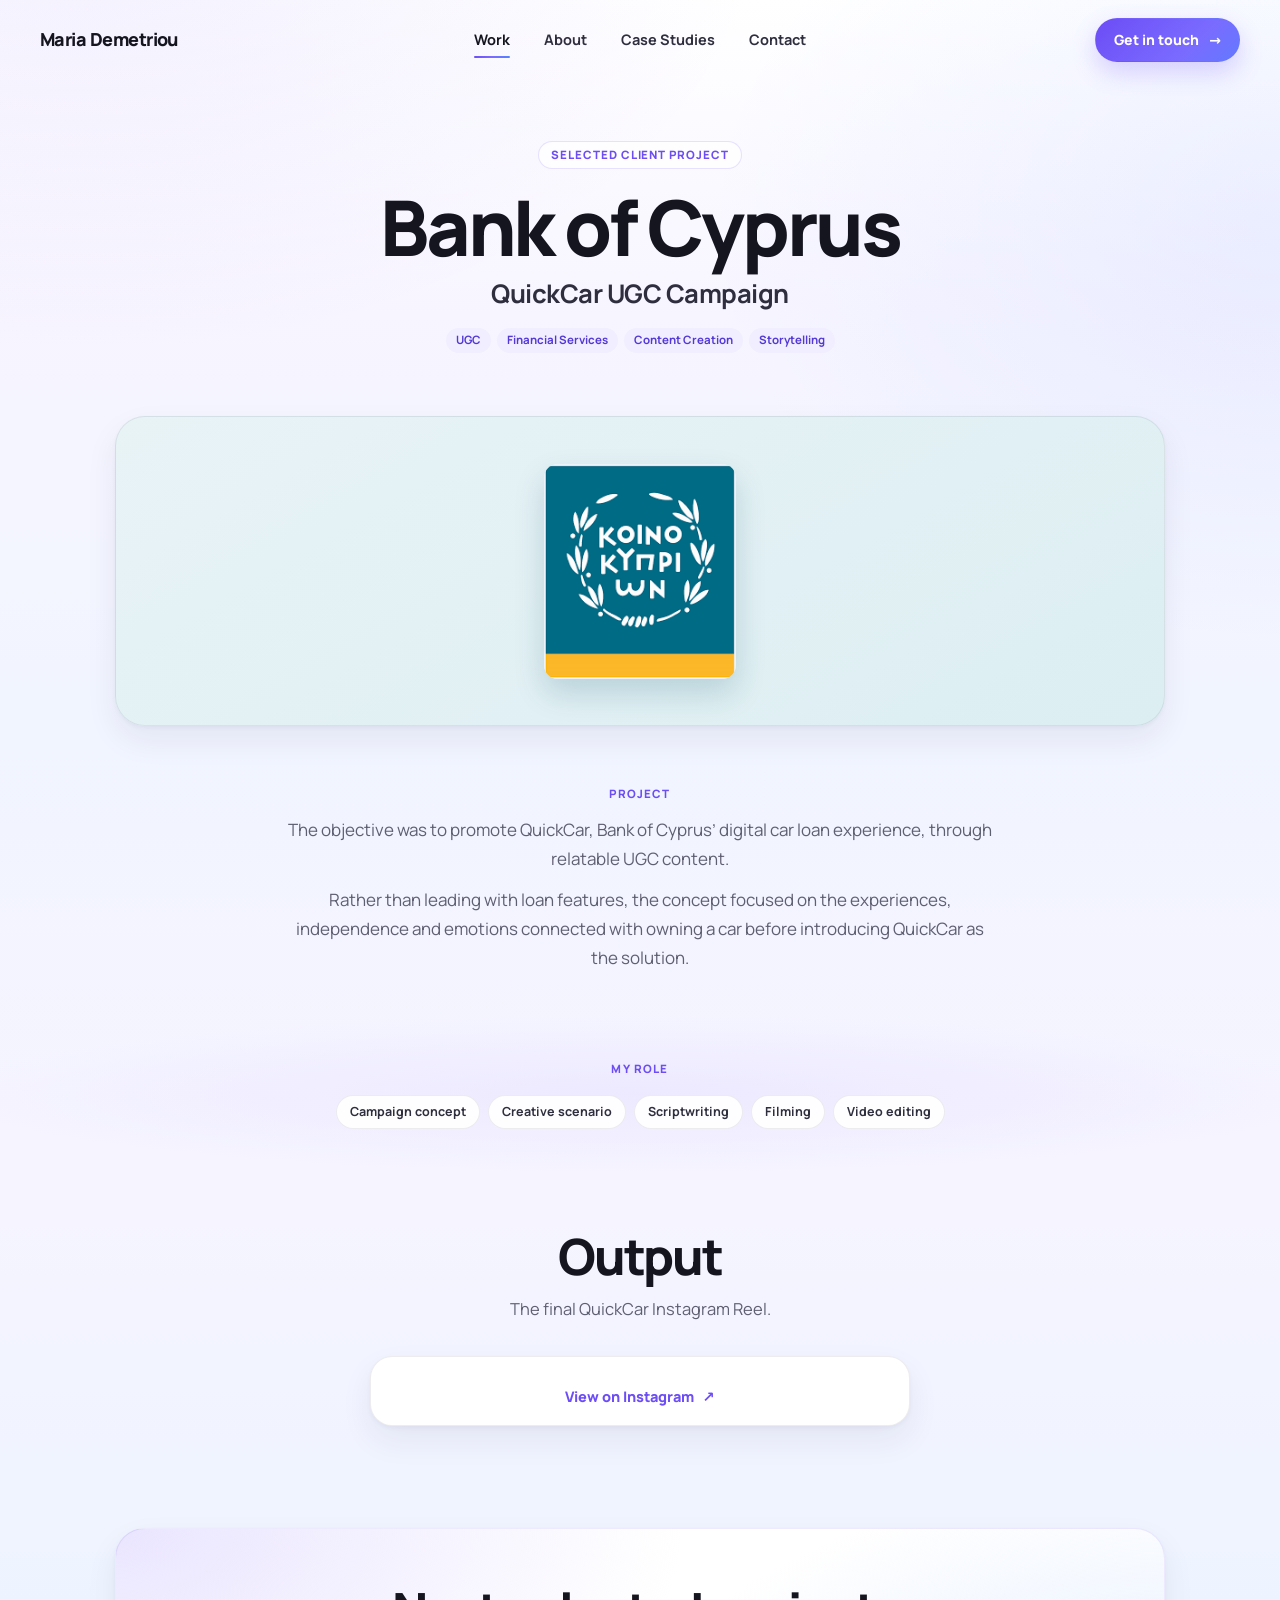
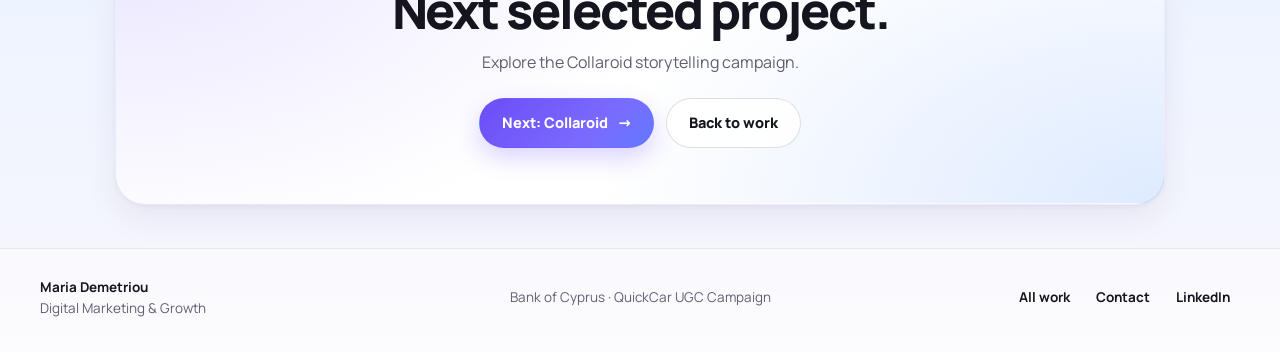
<file: projects/bank-of-cyprus.html>
<!doctype html>
<html lang="en">
<head>
  <meta charset="utf-8"><meta name="viewport" content="width=device-width, initial-scale=1, viewport-fit=cover">
  <meta name="theme-color" content="#f8f7fc">
  <title>Bank of Cyprus QuickCar — Maria Demetriou</title>
  <meta name="description" content="Bank of Cyprus QuickCar UGC campaign project by Maria Demetriou.">
  <meta property="og:title" content="Bank of Cyprus QuickCar — Maria Demetriou"><meta property="og:type" content="article"><meta property="og:image" content="../assets/images/brand-bank-cyprus.png">
  <script>document.documentElement.classList.add('js')</script>
  <link rel="icon" href="../assets/icons/favicon.svg" type="image/svg+xml"><link rel="stylesheet" href="../css/styles.css"><link rel="stylesheet" href="../css/responsive.css">
</head>
<body class="project-page">
<a class="skip-link" href="#main">Skip to content</a>
<header class="site-header"><nav class="nav" aria-label="Primary navigation">
  <a class="brand" href="../index.html">Maria Demetriou</a><button class="menu-toggle" type="button" aria-label="Open menu" aria-expanded="false"><span></span></button>
  <div class="nav-links"><a href="../work.html" aria-current="page">Work</a><a href="../about.html">About</a><a href="../work.html#featured-case-studies">Case Studies</a><a href="../contact.html">Contact</a><a class="nav-menu-cta" href="../contact.html">Get in touch</a></div>
  <a class="btn btn-primary nav-cta" href="../contact.html">Get in touch <span class="arrow">→</span></a>
</nav></header>
<main id="main">
  <section class="case-hero"><div class="container case-hero-grid">
    <div class="reveal"><span class="eyebrow">Selected client project</span><h1>Bank of Cyprus</h1><div class="case-subtitle">QuickCar UGC Campaign</div><ul class="tags"><li class="tag">UGC</li><li class="tag">Financial Services</li><li class="tag">Content Creation</li><li class="tag">Storytelling</li></ul></div>
    <div class="case-hero-visual logo-hero brand-bank reveal reveal-delay-1"><img loading="lazy" decoding="async" width="212" height="237" class="project-hero-logo" src="../assets/images/brand-bank-cyprus.png" alt="Bank of Cyprus logo"></div>
  </div></section>

  <section class="section tight"><div class="container case-copy-grid reveal"><div class="case-label">Project</div><div class="case-copy"><p>The objective was to promote QuickCar, Bank of Cyprus’ digital car loan experience, through relatable UGC content.</p><p>Rather than leading with loan features, the concept focused on the experiences, independence and emotions connected with owning a car before introducing QuickCar as the solution.</p></div></div></section>

  <section class="section tight soft-purple"><div class="container case-copy-grid reveal"><div class="case-label">My role</div><div class="case-copy"><div class="role-grid"><span class="role-chip">Campaign concept</span><span class="role-chip">Creative scenario</span><span class="role-chip">Scriptwriting</span><span class="role-chip">Filming</span><span class="role-chip">Video editing</span></div></div></div></section>

  <section class="section"><div class="container"><div class="section-head reveal"><div class="copy"><h2>Output</h2><p>The final QuickCar Instagram Reel.</p></div></div>
    <div class="embed-shell reveal">
      <blockquote class="instagram-media" data-instgrm-captioned data-instgrm-permalink="https://www.instagram.com/reel/Dd_AbuwEbUz/" data-instgrm-version="14" style="background:#FFF; border:0; margin:0; max-width:540px; min-width:0; padding:0; width:100%;"></blockquote>
      <p class="embed-fallback"><a class="link-arrow" href="https://www.instagram.com/reel/Dd_AbuwEbUz/?utm_source=ig_web_copy_link&stkn=MzRlODBiNWFlZA==" target="_blank" rel="noopener noreferrer">View on Instagram <span>↗</span></a></p>
    </div>
  </div></section>

  <section class="section tight"><div class="container"><div class="final-cta reveal"><div><h2>Next selected project.</h2><p>Explore the Collaroid storytelling campaign.</p></div><div class="btn-row"><a class="btn btn-primary" href="collaroid.html">Next: Collaroid <span class="arrow">→</span></a><a class="btn btn-secondary" href="../work.html">Back to work</a></div></div></div></section>
</main>
<footer class="site-footer"><div class="container footer-grid"><div><strong>Maria Demetriou</strong><br><span class="muted">Digital Marketing & Growth</span></div><div class="footer-center">Bank of Cyprus · QuickCar UGC Campaign</div><div class="footer-links"><a href="../work.html">All work</a><a href="../contact.html">Contact</a><a href="https://www.linkedin.com/in/maria-demetriou-605a84255/" target="_blank" rel="noopener noreferrer">LinkedIn</a></div></div></footer>
<script async src="https://www.instagram.com/embed.js"></script><script src="../js/main.js"></script><script src="../js/animations.js"></script>
</body></html>
</file>
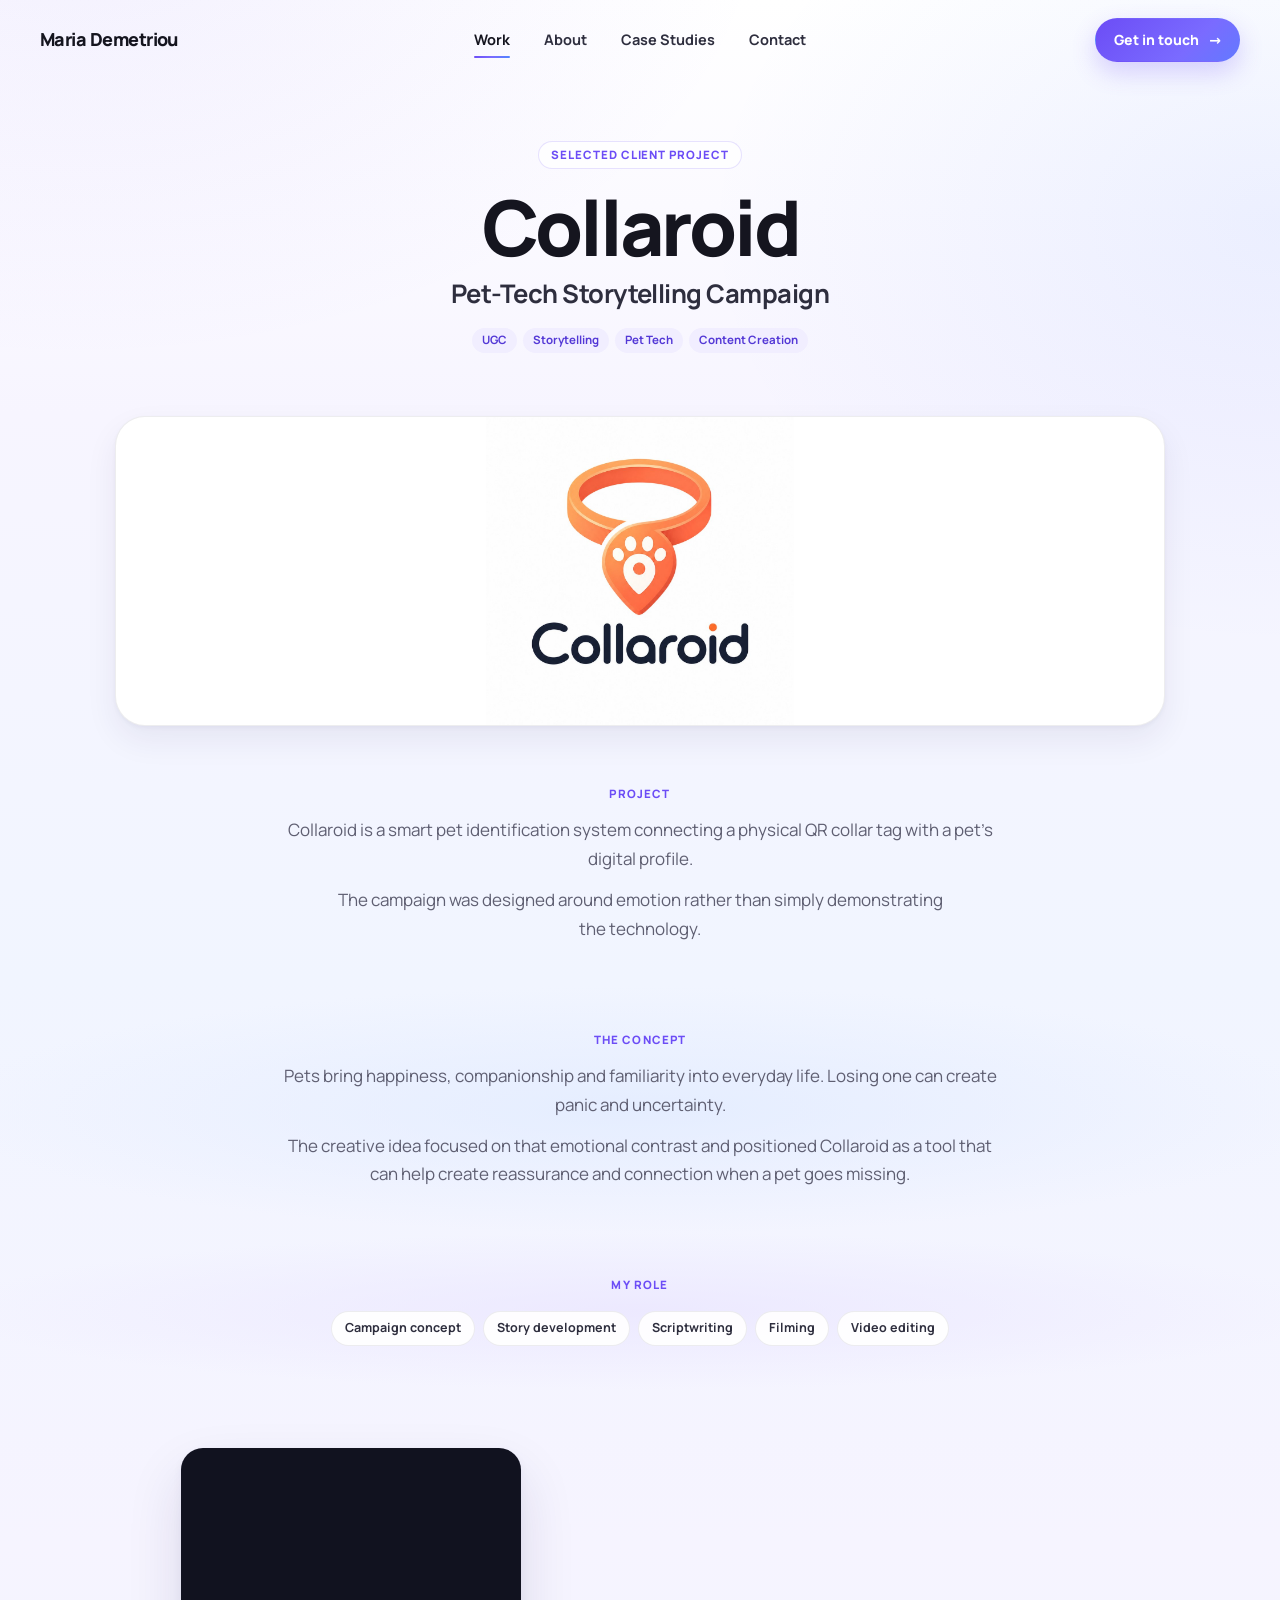
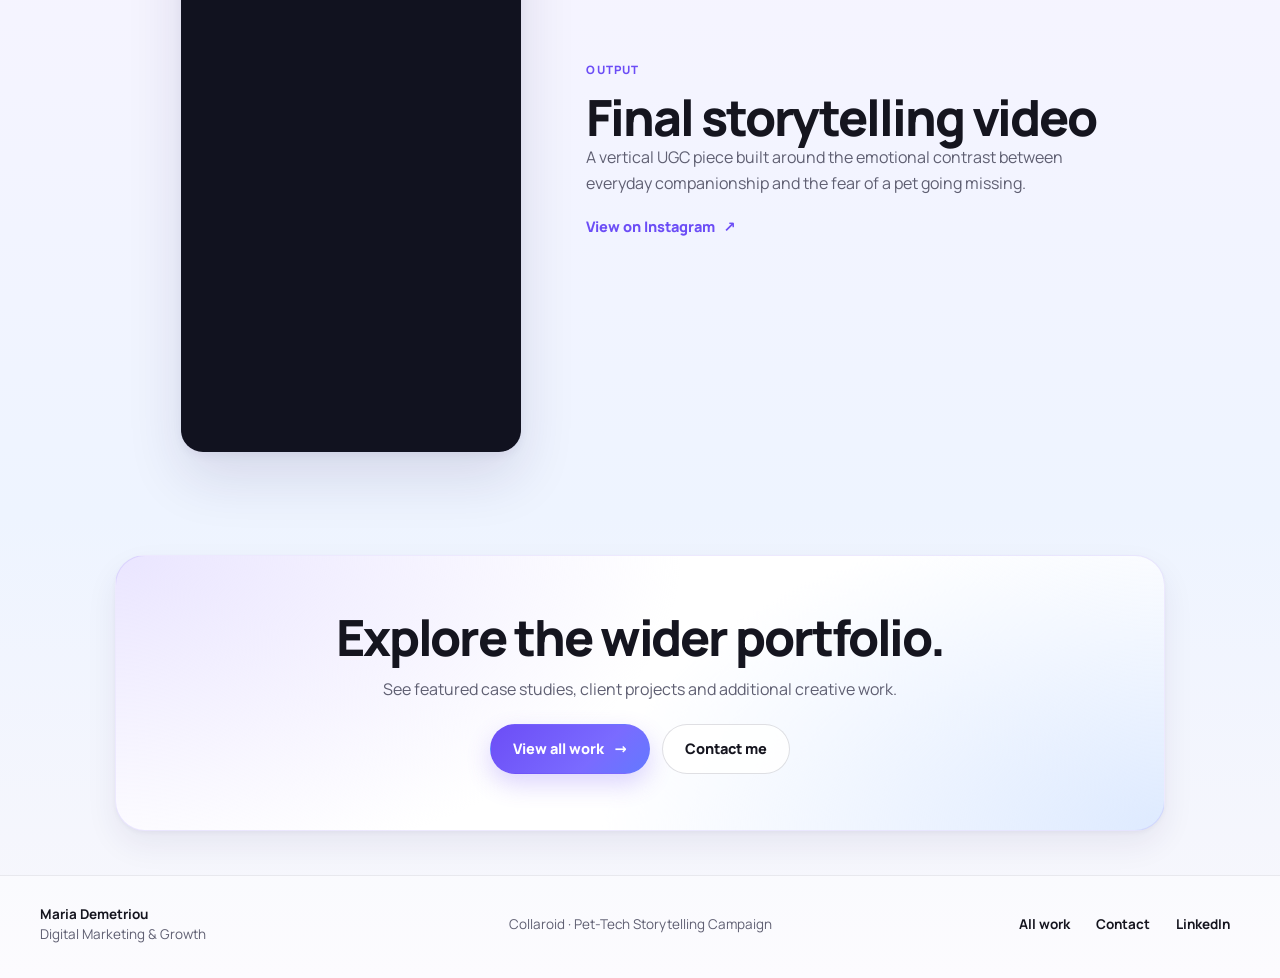
<file: projects/collaroid.html>
<!doctype html>
<html lang="en">
<head>
  <meta charset="utf-8"><meta name="viewport" content="width=device-width, initial-scale=1, viewport-fit=cover">
  <meta name="theme-color" content="#f8f7fc">
  <title>Collaroid — Maria Demetriou</title>
  <meta name="description" content="Collaroid pet-tech storytelling campaign project by Maria Demetriou.">
  <meta property="og:title" content="Collaroid — Maria Demetriou"><meta property="og:type" content="article"><meta property="og:image" content="../assets/images/brand-collaroid.jpg">
  <script>document.documentElement.classList.add('js')</script>
  <link rel="icon" href="../assets/icons/favicon.svg" type="image/svg+xml"><link rel="stylesheet" href="../css/styles.css"><link rel="stylesheet" href="../css/responsive.css">
</head>
<body class="project-page">
<a class="skip-link" href="#main">Skip to content</a>
<header class="site-header"><nav class="nav" aria-label="Primary navigation">
  <a class="brand" href="../index.html">Maria Demetriou</a><button class="menu-toggle" type="button" aria-label="Open menu" aria-expanded="false"><span></span></button>
  <div class="nav-links"><a href="../work.html" aria-current="page">Work</a><a href="../about.html">About</a><a href="../work.html#featured-case-studies">Case Studies</a><a href="../contact.html">Contact</a><a class="nav-menu-cta" href="../contact.html">Get in touch</a></div>
  <a class="btn btn-primary nav-cta" href="../contact.html">Get in touch <span class="arrow">→</span></a>
</nav></header>
<main id="main">
  <section class="case-hero"><div class="container case-hero-grid">
    <div class="reveal"><span class="eyebrow">Selected client project</span><h1>Collaroid</h1><div class="case-subtitle">Pet-Tech Storytelling Campaign</div><ul class="tags"><li class="tag">UGC</li><li class="tag">Storytelling</li><li class="tag">Pet Tech</li><li class="tag">Content Creation</li></ul></div>
    <div class="case-hero-visual logo-hero brand-collaroid reveal reveal-delay-1"><img loading="lazy" decoding="async" width="1080" height="1080" class="project-hero-logo" src="../assets/images/brand-collaroid.jpg" alt="Collaroid logo"></div>
  </div></section>

  <section class="section tight"><div class="container case-copy-grid reveal"><div class="case-label">Project</div><div class="case-copy"><p>Collaroid is a smart pet identification system connecting a physical QR collar tag with a pet’s digital profile.</p><p>The campaign was designed around emotion rather than simply demonstrating the technology.</p></div></div></section>

  <section class="section tight soft-blue"><div class="container case-copy-grid reveal"><div class="case-label">The concept</div><div class="case-copy"><p>Pets bring happiness, companionship and familiarity into everyday life. Losing one can create panic and uncertainty.</p><p>The creative idea focused on that emotional contrast and positioned Collaroid as a tool that can help create reassurance and connection when a pet goes missing.</p></div></div></section>

  <section class="section tight soft-purple"><div class="container case-copy-grid reveal"><div class="case-label">My role</div><div class="case-copy"><div class="role-grid"><span class="role-chip">Campaign concept</span><span class="role-chip">Story development</span><span class="role-chip">Scriptwriting</span><span class="role-chip">Filming</span><span class="role-chip">Video editing</span></div></div></div></section>

  <section class="section"><div class="container"><div class="output-layout">
    <div class="vertical-video reveal"><iframe loading="lazy" src="https://www.instagram.com/reel/DcwM6hDiWcL/embed/" title="Collaroid campaign video" allowfullscreen></iframe></div>
    <div class="output-copy reveal reveal-delay-1"><div class="output-label">Output</div><h2>Final storytelling video</h2><p>A vertical UGC piece built around the emotional contrast between everyday companionship and the fear of a pet going missing.</p><a class="link-arrow" href="https://www.instagram.com/reel/DcwM6hDiWcL/" target="_blank" rel="noopener noreferrer">View on Instagram <span>↗</span></a></div>
  </div></div></section>

  <section class="section tight"><div class="container"><div class="final-cta reveal"><div><h2>Explore the wider portfolio.</h2><p>See featured case studies, client projects and additional creative work.</p></div><div class="btn-row"><a class="btn btn-primary" href="../work.html">View all work <span class="arrow">→</span></a><a class="btn btn-secondary" href="../contact.html">Contact me</a></div></div></div></section>
</main>
<footer class="site-footer"><div class="container footer-grid"><div><strong>Maria Demetriou</strong><br><span class="muted">Digital Marketing & Growth</span></div><div class="footer-center">Collaroid · Pet-Tech Storytelling Campaign</div><div class="footer-links"><a href="../work.html">All work</a><a href="../contact.html">Contact</a><a href="https://www.linkedin.com/in/maria-demetriou-605a84255/" target="_blank" rel="noopener noreferrer">LinkedIn</a></div></div></footer>
<script src="../js/main.js"></script><script src="../js/animations.js"></script>
</body></html>
</file>
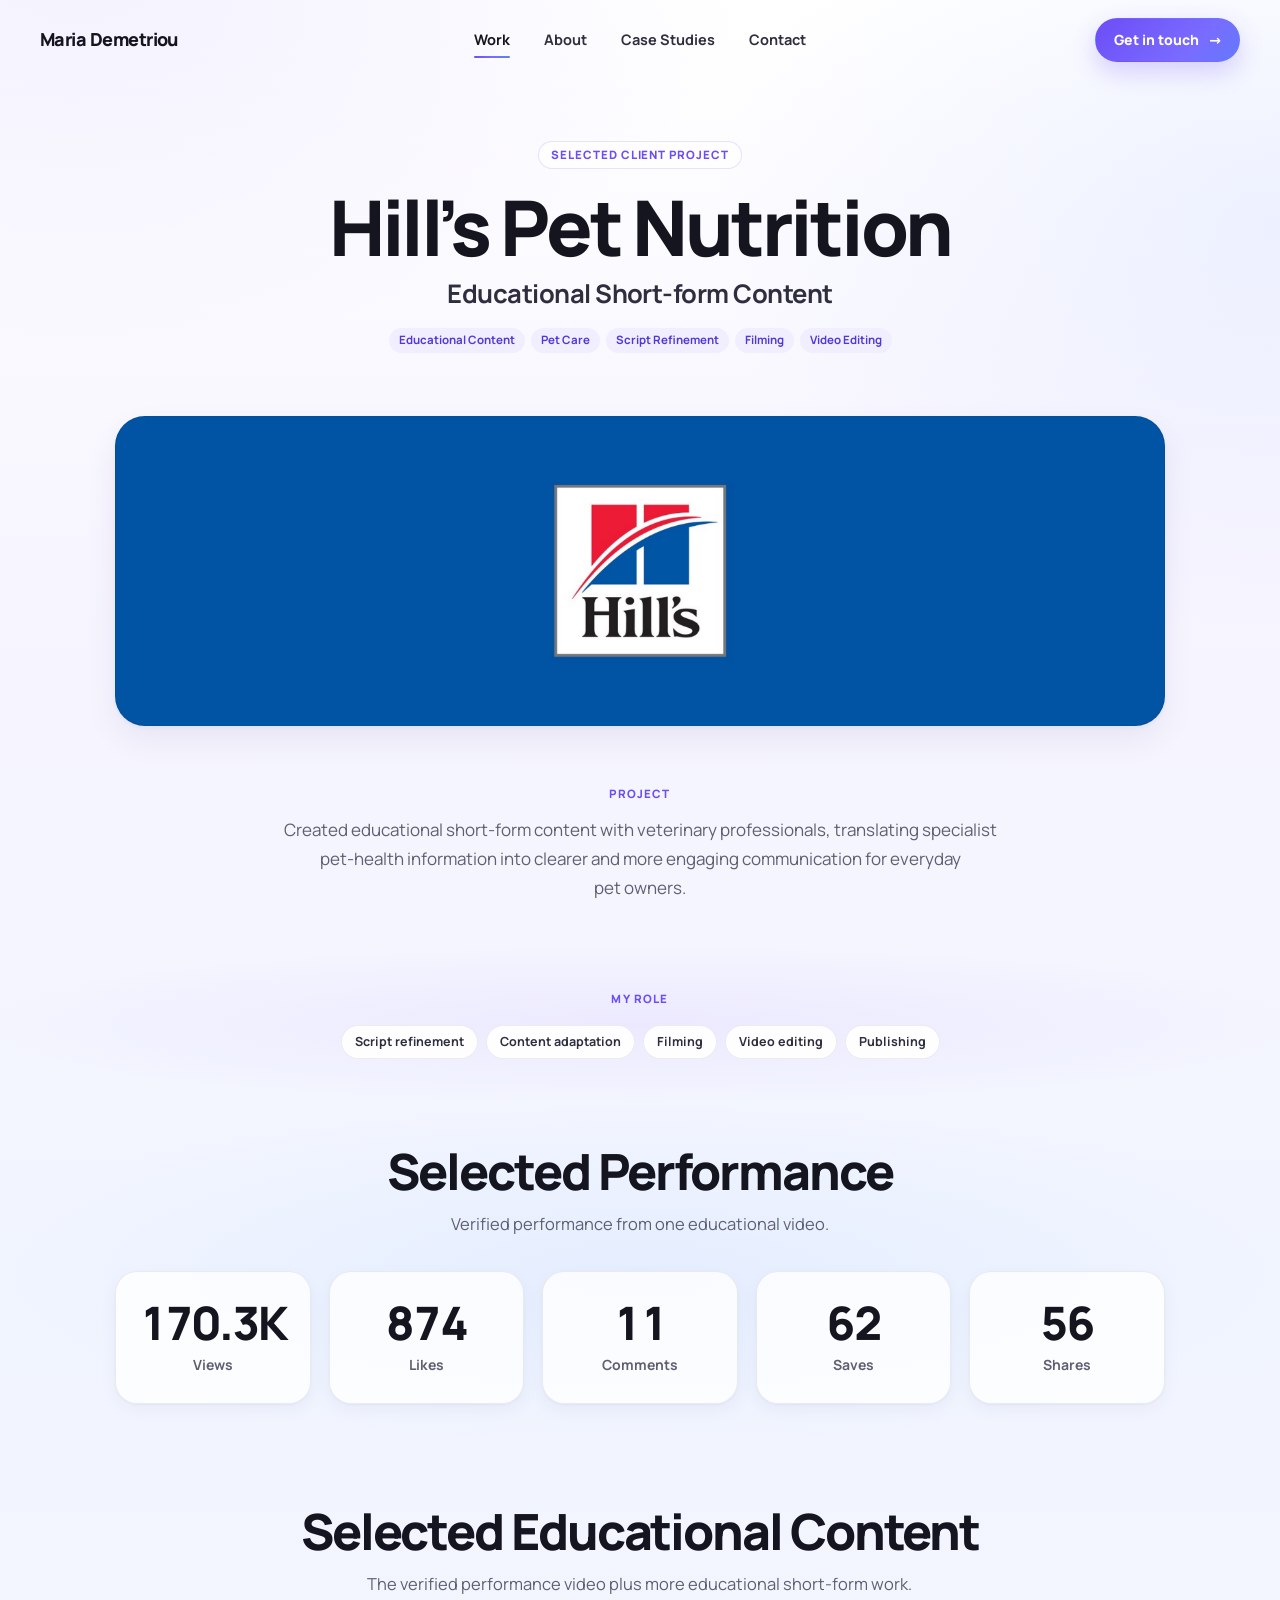
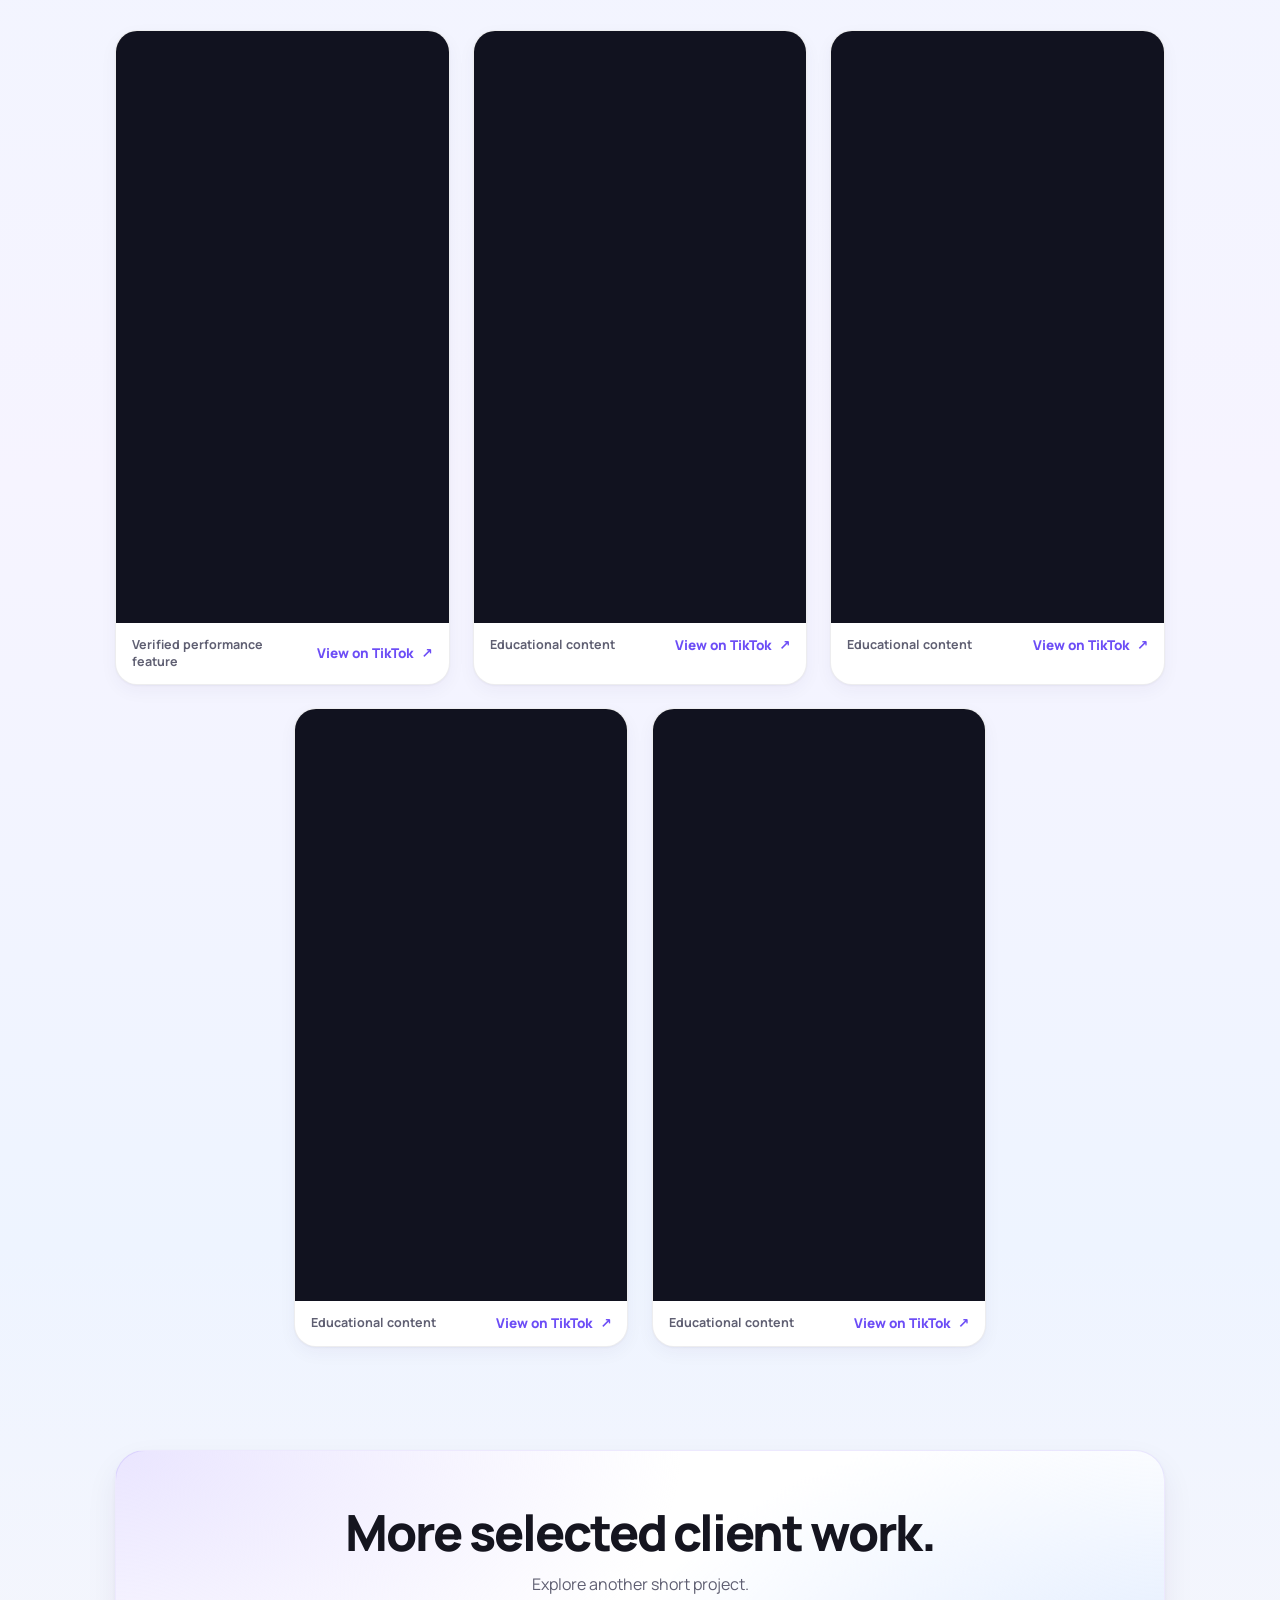
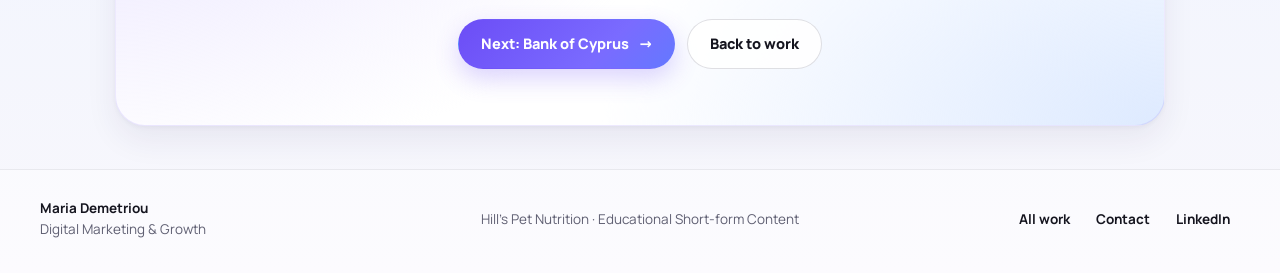
<file: projects/hills.html>
<!doctype html>
<html lang="en">
<head>
  <meta charset="utf-8"><meta name="viewport" content="width=device-width, initial-scale=1, viewport-fit=cover">
  <meta name="theme-color" content="#f8f7fc">
  <title>Hill's Pet Nutrition — Maria Demetriou</title>
  <meta name="description" content="Hill's Pet Nutrition educational short-form content project by Maria Demetriou.">
  <meta property="og:title" content="Hill's Pet Nutrition — Maria Demetriou"><meta property="og:type" content="article"><meta property="og:image" content="../assets/images/brand-hills.jpg">
  <script>document.documentElement.classList.add('js')</script>
  <link rel="icon" href="../assets/icons/favicon.svg" type="image/svg+xml"><link rel="stylesheet" href="../css/styles.css"><link rel="stylesheet" href="../css/responsive.css">
</head>
<body class="project-page">
<a class="skip-link" href="#main">Skip to content</a>
<header class="site-header"><nav class="nav" aria-label="Primary navigation">
  <a class="brand" href="../index.html">Maria Demetriou</a><button class="menu-toggle" type="button" aria-label="Open menu" aria-expanded="false"><span></span></button>
  <div class="nav-links"><a href="../work.html" aria-current="page">Work</a><a href="../about.html">About</a><a href="../work.html#featured-case-studies">Case Studies</a><a href="../contact.html">Contact</a><a class="nav-menu-cta" href="../contact.html">Get in touch</a></div>
  <a class="btn btn-primary nav-cta" href="../contact.html">Get in touch <span class="arrow">→</span></a>
</nav></header>
<main id="main">
  <section class="case-hero"><div class="container case-hero-grid">
    <div class="reveal"><span class="eyebrow">Selected client project</span><h1>Hill’s Pet Nutrition</h1><div class="case-subtitle">Educational Short-form Content</div><ul class="tags"><li class="tag">Educational Content</li><li class="tag">Pet Care</li><li class="tag">Script Refinement</li><li class="tag">Filming</li><li class="tag">Video Editing</li></ul></div>
    <div class="case-hero-visual logo-hero brand-hills reveal reveal-delay-1"><img loading="lazy" decoding="async" width="900" height="900" class="project-hero-logo" src="../assets/images/brand-hills.jpg" alt="Hill's Pet Nutrition logo"></div>
  </div></section>

  <section class="section tight"><div class="container case-copy-grid reveal"><div class="case-label">Project</div><div class="case-copy"><p>Created educational short-form content with veterinary professionals, translating specialist pet-health information into clearer and more engaging communication for everyday pet owners.</p></div></div></section>

  <section class="section tight soft-purple"><div class="container case-copy-grid reveal"><div class="case-label">My role</div><div class="case-copy"><div class="role-grid"><span class="role-chip">Script refinement</span><span class="role-chip">Content adaptation</span><span class="role-chip">Filming</span><span class="role-chip">Video editing</span><span class="role-chip">Publishing</span></div></div></div></section>

  <section class="section tight soft-blue"><div class="container project-centered"><div class="section-head reveal"><div class="copy"><h2>Selected Performance</h2><p>Verified performance from one educational video.</p></div></div>
    <div class="simple-stats"><article class="metric-card reveal"><div class="metric-number" data-count="175.4" data-decimals="1" data-suffix="K">175.4K</div><div class="metric-label">Views</div></article><article class="metric-card reveal reveal-delay-1"><div class="metric-number" data-count="900">900</div><div class="metric-label">Likes</div></article><article class="metric-card reveal reveal-delay-2"><div class="metric-number" data-count="11">11</div><div class="metric-label">Comments</div></article><article class="metric-card reveal reveal-delay-3"><div class="metric-number" data-count="64">64</div><div class="metric-label">Saves</div></article><article class="metric-card reveal reveal-delay-4"><div class="metric-number" data-count="58">58</div><div class="metric-label">Shares</div></article></div>
  </div></section>

  <section class="section"><div class="container project-centered">
    <div class="section-head reveal"><div class="copy"><h2>Selected Educational Content</h2><p>The verified performance video plus more educational short-form work.</p></div></div>
    <div class="education-video-grid">
      <article class="education-video-card reveal">
        <div class="video-embed-frame"><iframe loading="lazy" src="https://www.tiktok.com/player/v1/7629290161188195616?autoplay=0&loop=0&music_info=0&description=0" title="Hill's Pet Nutrition educational video 1" allow="fullscreen" allowfullscreen></iframe></div>
        <div class="education-video-meta"><span>Verified performance feature</span><a class="link-arrow" href="https://vm.tiktok.com/ZN8hGqh3D/" target="_blank" rel="noopener noreferrer">View on TikTok <span>↗</span></a></div>
      </article>
      <article class="education-video-card reveal reveal-delay-1">
        <div class="video-embed-frame"><iframe loading="lazy" src="https://www.tiktok.com/player/v1/7686097348656762144?autoplay=0&loop=0&music_info=0&description=0" title="Hill's Pet Nutrition educational video 2" allow="fullscreen" allowfullscreen></iframe></div>
        <div class="education-video-meta"><span>Educational content</span><a class="link-arrow" href="https://www.tiktok.com/@hillspetnutrition/video/7686097348656762144?_r=1&_t=ZN-9AFwreLUT02" target="_blank" rel="noopener noreferrer">View on TikTok <span>↗</span></a></div>
      </article>
      <article class="education-video-card reveal">
        <div class="video-embed-frame"><iframe loading="lazy" src="https://www.tiktok.com/player/v1/7667944680067173664?autoplay=0&loop=0&music_info=0&description=0" title="Hill's Pet Nutrition educational video 3" allow="fullscreen" allowfullscreen></iframe></div>
        <div class="education-video-meta"><span>Educational content</span><a class="link-arrow" href="https://www.tiktok.com/@hillspetnutrition/video/7667944680067173664?_r=1&_t=ZN-9AFwtib49Z9" target="_blank" rel="noopener noreferrer">View on TikTok <span>↗</span></a></div>
      </article>
      <article class="education-video-card reveal reveal-delay-1">
        <div class="video-embed-frame"><iframe loading="lazy" src="https://www.tiktok.com/player/v1/7635969672709442849?autoplay=0&loop=0&music_info=0&description=0" title="Hill's Pet Nutrition educational video 4" allow="fullscreen" allowfullscreen></iframe></div>
        <div class="education-video-meta"><span>Educational content</span><a class="link-arrow" href="https://www.tiktok.com/@hillspetnutrition/video/7635969672709442849?_r=1&_t=ZN-9AFwv2xqys2" target="_blank" rel="noopener noreferrer">View on TikTok <span>↗</span></a></div>
      </article>
      <article class="education-video-card reveal">
        <div class="video-embed-frame"><iframe loading="lazy" src="https://www.tiktok.com/player/v1/7624095496381943073?autoplay=0&loop=0&music_info=0&description=0" title="Hill's Pet Nutrition educational video 5" allow="fullscreen" allowfullscreen></iframe></div>
        <div class="education-video-meta"><span>Educational content</span><a class="link-arrow" href="https://www.tiktok.com/@hillspetnutrition/video/7624095496381943073?_r=1&_t=ZN-9AFww1SNdnX" target="_blank" rel="noopener noreferrer">View on TikTok <span>↗</span></a></div>
      </article>
    </div>
  </div></section>

  <section class="section tight"><div class="container project-centered"><div class="final-cta reveal"><div><h2>More selected client work.</h2><p>Explore another short project.</p></div><div class="btn-row"><a class="btn btn-primary" href="bank-of-cyprus.html">Next: Bank of Cyprus <span class="arrow">→</span></a><a class="btn btn-secondary" href="../work.html">Back to work</a></div></div></div></section>
</main>
<footer class="site-footer"><div class="container footer-grid"><div><strong>Maria Demetriou</strong><br><span class="muted">Digital Marketing & Growth</span></div><div class="footer-center">Hill’s Pet Nutrition · Educational Short-form Content</div><div class="footer-links"><a href="../work.html">All work</a><a href="../contact.html">Contact</a><a href="https://www.linkedin.com/in/maria-demetriou-605a84255/" target="_blank" rel="noopener noreferrer">LinkedIn</a></div></div></footer>
<script src="../js/main.js"></script><script src="../js/animations.js"></script>
</body></html>
</file>
<file: css/styles.css>
/* =========================================================================
   Maria Demetriou — Portfolio
   Revision 6: consolidated design system (replaces the layered R1–R5 rules)
   Layout, colour and type tokens live here; breakpoints live in responsive.css
   ========================================================================= */

@font-face {
  font-family: 'Manrope';
  font-style: normal;
  font-weight: 200 800;
  font-display: swap;
  src: url('../assets/fonts/manrope-latin-wght-normal.woff2') format('woff2');
  unicode-range: U+0000-00FF, U+0131, U+0152-0153, U+02BB-02BC, U+02C6, U+02DA, U+02DC, U+0304, U+0308, U+0329, U+2000-206F, U+20AC, U+2122, U+2191, U+2193, U+2212, U+2215, U+FEFF, U+FFFD;
}
@font-face {
  font-family: 'Manrope';
  font-style: normal;
  font-weight: 200 800;
  font-display: swap;
  src: url('../assets/fonts/manrope-latin-ext-wght-normal.woff2') format('woff2');
  unicode-range: U+0100-02BA, U+02BD-02C5, U+02C7-02CC, U+02CE-02D7, U+02DD-02FF, U+0304, U+0308, U+0329, U+1D00-1DBF, U+1E00-1E9F, U+1EF2-1EFF, U+2020, U+20A0-20AB, U+20AD-20C0, U+2113, U+2C60-2C7F, U+A720-A7FF;
}

:root {
  /* Palette */
  --bg: #f8f7fc;
  --surface: #ffffff;
  --surface-soft: rgba(255, 255, 255, .78);
  --purple: #6c4df6;
  --purple-strong: #7a3cff;
  --purple-baby: #d9d0ff;
  --purple-soft: #f1eeff;
  --blue: #2563ff;
  --blue-baby: #dce9ff;
  --blue-soft: #eef4ff;
  --ink: #15151f;
  --ink-2: #2e2e3e;
  --muted: #5f5f72;
  --line: rgba(30, 30, 60, .08);
  --line-strong: rgba(30, 30, 60, .14);
  --gradient: linear-gradient(135deg, #6c4df6 0%, #7a6bff 50%, #4f86ff 100%);

  /* Depth */
  --shadow-xs: 0 1px 2px rgba(36, 28, 84, .04), 0 6px 18px rgba(36, 28, 84, .045);
  --shadow-sm: 0 2px 4px rgba(36, 28, 84, .04), 0 14px 32px rgba(36, 28, 84, .07);
  --shadow-md: 0 4px 10px rgba(36, 28, 84, .05), 0 26px 56px rgba(36, 28, 84, .12);

  /* Shape */
  --radius-xs: 10px;
  --radius-sm: 14px;
  --radius-md: 22px;
  --radius-lg: 30px;

  /* Layout */
  --container: 1240px;
  --container-case: 1050px;
  --container-text: 800px;
  --gutter: clamp(20px, 4vw, 40px);
  --section: clamp(44px, 4.6vw, 62px);
  --section-tight: clamp(32px, 3.4vw, 46px);
  --head-gap: clamp(24px, 2.6vw, 34px);
  --grid-gap: clamp(16px, 1.8vw, 24px);
  --nav-h: 80px;
  --nav-h-scrolled: 64px;

  /* Motion */
  --ease: cubic-bezier(.22, .7, .2, 1);
  --t-fast: 220ms;
  --t: 340ms;
  --t-slow: 620ms;
}

/* ---------- Base ---------- */
*, *::before, *::after { box-sizing: border-box; }
html {
  scroll-behavior: smooth;
  scroll-padding-top: calc(var(--nav-h-scrolled) + 16px);
  -webkit-text-size-adjust: 100%;
  text-size-adjust: 100%;
  overflow-x: hidden;
}
body {
  margin: 0;
  min-height: 100vh;
  overflow-x: clip;
  color: var(--ink);
  font-family: 'Manrope', ui-sans-serif, system-ui, -apple-system, BlinkMacSystemFont, 'Segoe UI', Roboto, sans-serif;
  font-size: 16px;
  line-height: 1.65;
  -webkit-font-smoothing: antialiased;
  -moz-osx-font-smoothing: grayscale;
  text-rendering: optimizeLegibility;
  /* One continuous canvas: soft washes over a lavender → baby blue → white flow */
  background:
    radial-gradient(70rem 46rem at 6% -6rem, rgba(108, 77, 246, .085), transparent 62%),
    radial-gradient(60rem 44rem at 100% 14rem, rgba(37, 99, 255, .07), transparent 60%),
    linear-gradient(180deg, #ffffff 0%, #f7f5ff 16%, #f1f5ff 38%, #f6f4ff 60%, #eef4ff 82%, #f8f7fc 100%);
  background-color: var(--bg);
}

img, video, iframe, svg { max-width: 100%; display: block; }
picture { display: contents; }
picture > source { display: none; }
img { height: auto; }
a { color: inherit; text-decoration: none; }
button, input, textarea, select { font: inherit; color: inherit; }
button { cursor: pointer; }
figure { margin: 0; }
::selection { background: var(--purple-baby); color: var(--ink); }

:focus-visible {
  outline: 2px solid var(--blue);
  outline-offset: 3px;
  border-radius: 6px;
}
.btn:focus-visible, .filter-btn:focus-visible, .menu-toggle:focus-visible { border-radius: 999px; }

.skip-link {
  position: absolute;
  left: 16px;
  top: -60px;
  z-index: 200;
  padding: 10px 16px;
  border-radius: 999px;
  background: var(--ink);
  color: #fff;
  font-weight: 700;
  font-size: 14px;
  transition: top var(--t-fast) var(--ease);
}
.skip-link:focus { top: 12px; }

/* ---------- Layout ---------- */
.container {
  width: min(100% - (var(--gutter) * 2), var(--container));
  margin-inline: auto;
}
.container.narrow { width: min(100% - (var(--gutter) * 2), var(--container-case)); }
.project-page main .container,
.project-centered { width: min(100% - (var(--gutter) * 2), var(--container-case)); margin-inline: auto; }

.section { position: relative; padding-block: var(--section); }
.section.tight { padding-block: var(--section-tight); }

/* Edgeless soft tints: colour fades to transparent on every side, so sections
   never show a hard boundary against the page canvas. */
.soft-purple { background: radial-gradient(ellipse 75% 70% at 50% 50%, rgba(233, 228, 255, .7), rgba(241, 238, 255, 0) 72%); }
.soft-blue   { background: radial-gradient(ellipse 75% 70% at 50% 50%, rgba(223, 234, 255, .7), rgba(238, 244, 255, 0) 72%); }
.surface     { background: transparent; }

/* ---------- Typography ---------- */
h1, h2, h3, h4, p { margin-top: 0; }
h1, h2, h3, h4 {
  color: var(--ink);
  font-weight: 800;
  line-height: 1.04;
  letter-spacing: -0.042em;
  text-wrap: balance;
}
h1 { font-size: clamp(42px, 6vw, 84px); margin-bottom: 22px; }
h2 { font-size: clamp(30px, 3.9vw, 52px); margin-bottom: 16px; }
h3 { font-size: clamp(22px, 2.2vw, 28px); margin-bottom: 10px; letter-spacing: -0.03em; line-height: 1.12; }
h4 { font-size: 19px; margin-bottom: 8px; }
p { color: var(--muted); text-wrap: pretty; }
.lead { font-size: clamp(18px, 1.7vw, 22px); line-height: 1.5; color: var(--ink-2); font-weight: 500; }
.muted { color: var(--muted); }
.gradient-text {
  background: var(--gradient);
  -webkit-background-clip: text;
  background-clip: text;
  color: transparent;
  -webkit-box-decoration-break: clone;
  box-decoration-break: clone;
}

.eyebrow {
  display: inline-flex;
  align-items: center;
  min-height: 28px;
  padding: 5px 12px;
  border: 1px solid rgba(108, 77, 246, .16);
  border-radius: 999px;
  background: rgba(255, 255, 255, .72);
  color: var(--purple);
  font-size: 11.5px;
  font-weight: 800;
  line-height: 1.2;
  letter-spacing: .08em;
  text-transform: uppercase;
}

/* Section heading row: heading left, supporting link right, baselines aligned */
.section-head {
  display: flex;
  justify-content: space-between;
  align-items: flex-end;
  gap: 24px;
  margin-bottom: var(--head-gap);
}
.section-head .copy { max-width: 700px; }
.section-head h2 { margin-bottom: 0; }
.section-head h2 + p, .section-head .eyebrow + h2 { margin-top: 12px; }
.section-head p { max-width: 640px; margin-bottom: 0; font-size: 16.5px; }
.section-head .eyebrow { margin-bottom: 0; }
.section-head > .link-arrow { flex-shrink: 0; padding-bottom: 4px; }
.center { text-align: center; }

/* ---------- Buttons & links ---------- */
.btn-row { display: flex; flex-wrap: wrap; gap: 12px; align-items: center; }
.btn {
  display: inline-flex;
  align-items: center;
  justify-content: center;
  gap: 10px;
  min-height: 50px;
  padding: 0 22px;
  border: 1px solid transparent;
  border-radius: 999px;
  font-size: 14.5px;
  font-weight: 800;
  line-height: 1.2;
  white-space: nowrap;
  transition: transform var(--t) var(--ease), box-shadow var(--t) var(--ease), background-color var(--t) var(--ease), border-color var(--t) var(--ease), color var(--t) var(--ease);
}
.btn .arrow { display: inline-block; transition: transform var(--t) var(--ease); }
.btn:hover { transform: translateY(-2px); }
.btn:hover .arrow { transform: translateX(4px); }
.btn:active { transform: translateY(0); }
.btn-primary {
  color: #fff;
  background: var(--gradient);
  background-size: 140% 100%;
  background-position: 0% 50%;
  box-shadow: 0 10px 24px rgba(108, 77, 246, .24);
  transition-property: transform, box-shadow, background-position;
}
.btn-primary:hover { background-position: 100% 50%; box-shadow: 0 16px 34px rgba(108, 77, 246, .32); }
.btn-secondary { color: var(--ink); background: rgba(255, 255, 255, .86); border-color: var(--line-strong); }
.btn-secondary:hover { background: #fff; border-color: rgba(108, 77, 246, .32); box-shadow: 0 12px 26px rgba(36, 28, 84, .08); }

.link-arrow {
  display: inline-flex;
  align-items: center;
  gap: 8px;
  color: var(--purple);
  font-size: 14.5px;
  font-weight: 800;
  line-height: 1.3;
  position: relative;
}
.link-arrow > span { display: inline-block; transition: transform var(--t) var(--ease); }
.link-arrow:hover > span,
.project-card:hover .link-arrow > span,
.contact-card:hover .link-arrow > span { transform: translateX(4px); }
a.link-arrow::after {
  content: '';
  position: absolute;
  left: 0; right: 22px; bottom: -3px;
  height: 1.5px;
  background: currentColor;
  opacity: .35;
  transform: scaleX(0);
  transform-origin: left;
  transition: transform var(--t) var(--ease);
}
a.link-arrow:hover::after { transform: scaleX(1); }

/* ---------- Navigation ---------- */
.site-header {
  position: sticky;
  top: 0;
  z-index: 100;
  border-bottom: 1px solid transparent;
  transition: background-color var(--t) var(--ease), border-color var(--t) var(--ease), box-shadow var(--t) var(--ease);
}
.site-header.is-scrolled {
  background: rgba(255, 255, 255, .78);
  -webkit-backdrop-filter: saturate(160%) blur(16px);
  backdrop-filter: saturate(160%) blur(16px);
  border-bottom-color: var(--line);
  box-shadow: 0 6px 24px rgba(26, 21, 58, .04);
}
.nav {
  width: min(100% - (var(--gutter) * 2), var(--container));
  min-height: var(--nav-h);
  margin: 0 auto;
  display: grid;
  grid-template-columns: 1fr auto 1fr;
  align-items: center;
  gap: 24px;
  transition: min-height var(--t) var(--ease);
}
.site-header.is-scrolled .nav { min-height: var(--nav-h-scrolled); }
.brand { justify-self: start; font-size: 18px; font-weight: 800; letter-spacing: -0.03em; white-space: nowrap; }
.nav-links { display: flex; align-items: center; justify-content: center; gap: 6px; }
.nav-links a {
  position: relative;
  padding: 8px 14px;
  border-radius: 999px;
  color: var(--ink-2);
  font-size: 14.5px;
  font-weight: 700;
  transition: color var(--t-fast) var(--ease);
}
.nav-links a::after {
  content: '';
  position: absolute;
  left: 14px; right: 14px; bottom: 2px;
  height: 2px;
  border-radius: 2px;
  background: var(--gradient);
  transform: scaleX(0);
  transform-origin: right;
  transition: transform var(--t) var(--ease);
}
.nav-links a:hover { color: var(--ink); }
.nav-links a:hover::after,
.nav-links a[aria-current='page']::after { transform: scaleX(1); transform-origin: left; }
.nav-links a[aria-current='page'] { color: var(--ink); }
.nav-cta { justify-self: end; min-height: 44px; padding: 0 18px; font-size: 14px; }
.menu-toggle {
  display: none;
  position: relative;
  width: 46px;
  height: 46px;
  padding: 0;
  border: 1px solid var(--line-strong);
  border-radius: 50%;
  background: rgba(255, 255, 255, .9);
  align-items: center;
  justify-content: center;
}
.menu-toggle span,
.menu-toggle::before,
.menu-toggle::after {
  content: '';
  position: absolute;
  left: 50%; top: 50%;
  width: 18px; height: 2px;
  margin: -1px 0 0 -9px;
  border-radius: 2px;
  background: var(--ink);
  transition: transform var(--t) var(--ease), opacity var(--t-fast) var(--ease);
}
.menu-toggle::before { transform: translateY(-6px); }
.menu-toggle::after { transform: translateY(6px); }
.menu-toggle.is-open span { opacity: 0; }
.menu-toggle.is-open::before { transform: rotate(45deg); }
.menu-toggle.is-open::after { transform: rotate(-45deg); }

/* ---------- Home hero ---------- */
.hero { padding: clamp(24px, 3.4vw, 48px) 0 clamp(36px, 4vw, 56px); }
.hero-grid {
  display: grid;
  grid-template-columns: minmax(0, 1.08fr) minmax(0, .92fr);
  gap: clamp(32px, 5vw, 72px);
  align-items: center;
}
.hero-copy { min-width: 0; }
.hero-copy .eyebrow { margin-bottom: 22px; }
.hero-copy h1 { max-width: 12ch; margin-bottom: 22px; }
.hero-copy .lead { max-width: 33em; margin-bottom: 14px; }
.hero-copy p:not(.lead) { max-width: 36em; font-size: 16.5px; margin-bottom: 28px; }
.hero-tags {
  display: flex;
  flex-wrap: wrap;
  gap: 8px;
  margin: 26px 0 0;
  padding: 0;
  list-style: none;
}
.hero-tags li {
  padding: 7px 12px;
  border: 1px solid var(--line);
  border-radius: 999px;
  background: rgba(255, 255, 255, .7);
  color: var(--ink-2);
  font-size: 12.5px;
  font-weight: 700;
  line-height: 1.2;
  transition: border-color var(--t) var(--ease), color var(--t) var(--ease), background-color var(--t) var(--ease);
}
.hero-tags li:hover { border-color: rgba(108, 77, 246, .3); color: var(--purple); background: #fff; }

/* Portrait sits on a clean gradient panel; the cut-out meets the panel edge. */
.hero-art {
  position: relative;
  min-width: 0;
  height: clamp(460px, 42vw, 590px);
  border: 1px solid rgba(255, 255, 255, .9);
  border-radius: var(--radius-lg);
  overflow: hidden;
  background:
    radial-gradient(ellipse 80% 60% at 50% 34%, rgba(255, 255, 255, .85), rgba(255, 255, 255, 0) 70%),
    linear-gradient(165deg, #efeaff 0%, #e4e6ff 45%, #d9e8ff 100%);
  box-shadow: var(--shadow-sm), inset 0 0 0 1px rgba(108, 77, 246, .06);
  display: flex;
  align-items: flex-end;
  justify-content: center;
}
.hero-portrait {
  width: auto;
  height: 96%;
  max-height: none;
  object-fit: contain;
  object-position: bottom center;
  filter: drop-shadow(0 18px 30px rgba(62, 45, 118, .12));
}

/* ---------- KPI / metrics ---------- */
.metrics-grid { display: grid; grid-template-columns: repeat(4, minmax(0, 1fr)); gap: var(--grid-gap); }
.metric-card, .impact-card {
  min-width: 0;
  display: flex;
  flex-direction: column;
  align-items: center;
  justify-content: center;
  text-align: center;
  padding: clamp(20px, 2.2vw, 28px) 18px;
  border: 1px solid var(--line);
  border-radius: var(--radius-md);
  background: var(--surface-soft);
  box-shadow: var(--shadow-xs);
  transition: transform var(--t) var(--ease), box-shadow var(--t) var(--ease), border-color var(--t) var(--ease);
}
.metric-card:hover, .impact-card:hover { transform: translateY(-3px); box-shadow: var(--shadow-sm); border-color: rgba(108, 77, 246, .16); }
.metric-number, .impact-number {
  font-size: clamp(34px, 3.6vw, 50px);
  font-weight: 800;
  line-height: 1;
  letter-spacing: -0.05em;
  font-variant-numeric: tabular-nums;
  white-space: nowrap;
}
.metric-number { color: var(--ink); }
.impact-number {
  background: var(--gradient);
  -webkit-background-clip: text;
  background-clip: text;
  color: transparent;
  padding-bottom: 2px;
}
.metric-label, .impact-label { margin-top: 10px; font-size: 14px; font-weight: 700; line-height: 1.35; }
.metric-label { color: var(--muted); }
.impact-label { color: var(--ink-2); }
.impact-context { margin-top: 6px; color: var(--muted); font-size: 12.5px; font-weight: 600; font-variant-numeric: tabular-nums; }

/* Home: Complytek impact as one compact results band */
.selected-impact .container {
  display: grid;
  grid-template-columns: minmax(0, .95fr) minmax(0, 1.6fr);
  gap: clamp(24px, 3.5vw, 48px);
  align-items: center;
  padding: clamp(24px, 3vw, 36px);
  border: 1px solid var(--line);
  border-radius: var(--radius-lg);
  background:
    radial-gradient(ellipse 60% 90% at 0% 0%, rgba(241, 238, 255, .9), rgba(241, 238, 255, 0) 70%),
    rgba(255, 255, 255, .8);
  box-shadow: var(--shadow-sm);
}
.impact-header { display: flex; flex-direction: column; align-items: flex-start; gap: 0; }
.impact-header h2 { margin: 14px 0 8px; font-size: clamp(28px, 3vw, 40px); }
.impact-header p { margin: 0 0 16px; max-width: 34em; }
.impact-grid { display: grid; gap: clamp(10px, 1.2vw, 16px); }
.impact-grid-home { grid-template-columns: repeat(3, minmax(0, 1fr)); }
.impact-grid-home .impact-card { background: #fff; }
.linkedin-kpi-grid { grid-template-columns: repeat(4, minmax(0, 1fr)); }

.linkedin-impact-section { background: radial-gradient(ellipse 75% 70% at 50% 50%, rgba(226, 236, 255, .75), rgba(238, 244, 255, 0) 72%); }
.impact-notes { max-width: 820px; margin: 18px auto 0; text-align: center; }
.impact-notes > p { margin: 0 auto 12px; font-size: 13.5px; }
.impact-secondary { display: flex; justify-content: center; flex-wrap: wrap; gap: 8px; }
.impact-secondary span {
  display: inline-block;
  min-height: 36px;
  padding: 7px 14px;
  border: 1px solid rgba(108, 77, 246, .14);
  border-radius: 999px;
  background: rgba(255, 255, 255, .8);
  color: var(--ink-2);
  font-size: 13px;
  line-height: 1.35;
}
.impact-secondary strong, .impact-notes strong { color: var(--ink); }

.stat-strip { display: grid; grid-template-columns: repeat(4, minmax(0, 1fr)); gap: var(--grid-gap); }
.simple-stats { display: grid; grid-template-columns: repeat(5, minmax(0, 1fr)); gap: clamp(12px, 1.4vw, 18px); }
.stat-note { margin-top: 14px; font-size: 13px; }

/* ---------- Project cards ---------- */
.project-grid, .work-grid { display: grid; grid-template-columns: repeat(3, minmax(0, 1fr)); gap: var(--grid-gap); }
.project-card {
  position: relative;
  display: flex;
  flex-direction: column;
  min-width: 0;
  border: 1px solid var(--line);
  border-radius: var(--radius-md);
  background: var(--surface);
  overflow: hidden;
  box-shadow: var(--shadow-xs);
  transition: transform var(--t) var(--ease), box-shadow var(--t) var(--ease), border-color var(--t) var(--ease);
}
.project-card > a { display: flex; flex-direction: column; height: 100%; }
.project-card:hover { transform: translateY(-5px); box-shadow: var(--shadow-md); border-color: rgba(108, 77, 246, .16); }
.project-card:focus-within { border-color: rgba(37, 99, 255, .4); }
.project-image {
  position: relative;
  aspect-ratio: 16 / 10;
  overflow: hidden;
  background: var(--purple-soft);
}
.project-body { display: flex; flex-direction: column; flex: 1; padding: clamp(18px, 1.8vw, 24px); }
.project-kicker, .work-number {
  margin-bottom: 8px;
  color: var(--purple);
  font-size: 11.5px;
  font-weight: 800;
  letter-spacing: .08em;
  text-transform: uppercase;
}
.work-number { font-variant-numeric: tabular-nums; }
.project-title { margin-bottom: 4px; font-size: clamp(23px, 2vw, 27px); letter-spacing: -0.035em; }
.project-subtitle { margin-bottom: 12px; color: var(--ink-2); font-size: 14.5px; font-weight: 700; line-height: 1.4; }
.project-body p { margin-bottom: 16px; font-size: 14.5px; line-height: 1.6; }
.project-body .link-arrow { margin-top: auto; padding-top: 2px; }
.tags { display: flex; flex-wrap: wrap; gap: 6px; margin: 0 0 18px; padding: 0; list-style: none; }
.tag {
  padding: 5px 10px;
  border-radius: 999px;
  background: var(--purple-soft);
  color: #5338d6;
  font-size: 11.5px;
  font-weight: 700;
  line-height: 1.3;
  transition: background-color var(--t-fast) var(--ease), color var(--t-fast) var(--ease);
}
.tag:hover { background: #e6e0ff; }
.tag.blue { background: var(--blue-soft); color: #2d57b7; }

/* Brand panels: each logo sits on its own brand colour so the provided logo
   files read as one surface, optically centred. Logos are never recoloured. */
.logo-card .project-image,
.case-hero-visual.logo-hero {
  display: flex;
  align-items: center;
  justify-content: center;
  padding: 0;
  background: var(--panel, var(--purple-soft));
}
.project-logo,
.project-hero-logo {
  display: block;
  width: auto;
  height: var(--logo-h, 100%);
  max-width: var(--logo-w, 100%);
  object-fit: contain;
  transform: translateY(var(--logo-y, 0));
  transition: transform 520ms var(--ease), opacity 520ms var(--ease);
}
.logo-card:hover .project-logo { transform: translateY(var(--logo-y, 0)) scale(1.035); }

.brand-complytek  { --panel: #192e4d; }
.brand-brideloop  { --panel: #c29a62; }
.brand-collaroid  { --panel: #ffffff; }
.brand-collaroid .project-logo, .brand-collaroid .project-hero-logo { mix-blend-mode: multiply; }
.brand-hills      { --panel: #0154a4; }
.brand-bank       { --panel: linear-gradient(150deg, #e8f3f6, #dceef2); --logo-h: 64%; }
.brand-rng        { --panel: radial-gradient(ellipse 70% 80% at 50% 45%, #2a2756 0%, #14152b 70%); --logo-h: auto; --logo-w: 72%; }
.brand-blueprint  { --panel: linear-gradient(150deg, #ffffff, #f4f2ff); --logo-h: auto; --logo-w: 70%; }
.brand-bank .project-logo, .brand-bank .project-hero-logo {
  border-radius: 14px;
  box-shadow: 0 14px 30px rgba(0, 76, 98, .18);
}
.brand-collaroid { box-shadow: inset 0 -1px 0 var(--line); }
.logo-card .brand-rng .project-logo { filter: drop-shadow(0 10px 22px rgba(0, 0, 0, .35)); }

/* Typographic card (additional creative work) */
.typographic-card .project-image {
  display: flex;
  align-items: center;
  padding: clamp(22px, 2.6vw, 32px);
  background:
    radial-gradient(ellipse 80% 80% at 100% 0%, rgba(220, 233, 255, .9), rgba(220, 233, 255, 0) 70%),
    linear-gradient(150deg, #f4f1ff, #eef3ff);
}
.type-stack {
  font-size: clamp(30px, 3.2vw, 44px);
  font-weight: 800;
  line-height: .98;
  letter-spacing: -0.05em;
  color: var(--ink);
  transition: transform 520ms var(--ease);
}
.type-stack span { display: block; }
.type-stack span:nth-child(even) { color: var(--purple); }
.typographic-card:hover .type-stack { transform: translateX(4px); }

/* ---------- Capability cards ---------- */
.capability-grid, .bring-grid { display: grid; grid-template-columns: repeat(4, minmax(0, 1fr)); gap: var(--grid-gap); }
.capability-card {
  min-width: 0;
  padding: clamp(20px, 2vw, 26px);
  border: 1px solid var(--line);
  border-radius: var(--radius-md);
  background: var(--surface-soft);
  transition: transform var(--t) var(--ease), box-shadow var(--t) var(--ease), border-color var(--t) var(--ease);
}
.capability-card:hover { transform: translateY(-3px); box-shadow: var(--shadow-sm); border-color: rgba(108, 77, 246, .16); }
.icon-box {
  width: 44px; height: 44px;
  display: grid; place-items: center;
  margin-bottom: 16px;
  border-radius: 12px;
  background: var(--purple-soft);
  color: var(--purple);
  transition: background-color var(--t) var(--ease), color var(--t) var(--ease);
}
.capability-card:hover .icon-box { background: var(--purple); color: #fff; }
.icon-box svg { width: 22px; height: 22px; stroke-width: 1.8; stroke-linecap: round; stroke-linejoin: round; }
.capability-card h3 { font-size: 19px; margin-bottom: 8px; }
.capability-card p { margin-bottom: 0; font-size: 14.5px; line-height: 1.55; }

/* ---------- Content (video) cards ---------- */
.content-grid { display: grid; grid-template-columns: repeat(3, minmax(0, 1fr)); gap: var(--grid-gap); }
.content-card {
  display: flex;
  flex-direction: column;
  gap: 18px;
  min-width: 0;
  padding: 14px;
  border: 1px solid var(--line);
  border-radius: var(--radius-md);
  background: var(--surface);
  box-shadow: var(--shadow-xs);
  transition: transform var(--t) var(--ease), box-shadow var(--t) var(--ease), border-color var(--t) var(--ease);
}
.content-card[data-card-link] { cursor: pointer; }
.content-card:hover { transform: translateY(-4px); box-shadow: var(--shadow-md); border-color: rgba(108, 77, 246, .16); }
.content-meta { display: flex; flex-direction: column; flex: 1; padding: 0 6px 6px; }
.content-meta h3 { font-size: 23px; margin-bottom: 6px; }
.content-meta p { margin-bottom: 0; font-size: 14.5px; line-height: 1.55; }
.content-meta .card-cta { margin-top: auto; padding-top: 16px; }
.content-type { margin-bottom: 8px; color: var(--purple); font-size: 11.5px; font-weight: 800; letter-spacing: .07em; text-transform: uppercase; }
.role-list { display: flex; flex-wrap: wrap; gap: 6px; margin: 12px 0 0; padding: 0; list-style: none; }
.role-list li { padding: 5px 10px; border-radius: 999px; background: #f4f3f9; color: #4a4a5c; font-size: 11.5px; font-weight: 700; }
.social-stats { display: flex; flex-wrap: wrap; gap: 12px; margin: 0 0 8px; color: var(--purple); font-size: 13px; font-weight: 800; }

/* Shared video frame behaviour: correct ratio, hover scale, overlay, play cue */
.phone-media, .video-tile-media, .video-embed-frame, .vertical-video {
  position: relative;
  isolation: isolate;
  width: 100%;
  aspect-ratio: 9 / 16;
  overflow: hidden;
  background: #11121f;
}
.phone-media { border-radius: 16px; max-height: 560px; }
.phone-media iframe, .phone-media video, .phone-media img,
.video-tile-media iframe, .video-tile-media video, .video-tile-media img,
.video-embed-frame iframe, .vertical-video iframe, .vertical-video video {
  width: 100%; height: 100%;
  border: 0;
  object-fit: cover;
  transition: transform 480ms var(--ease);
}
.phone-media::before, .video-tile-media::before, .video-embed-frame::before {
  content: '';
  position: absolute; inset: 0;
  z-index: 3;
  pointer-events: none;
  background: rgba(14, 15, 28, 0);
  transition: background-color var(--t) var(--ease);
}
.phone-media::after, .video-tile-media::after, .video-embed-frame::after {
  content: '';
  position: absolute; left: 50%; top: 50%;
  z-index: 4;
  width: 56px; height: 56px;
  pointer-events: none;
  border-radius: 50%;
  background:
    url("data:image/svg+xml,%3Csvg xmlns='http://www.w3.org/2000/svg' viewBox='0 0 24 24'%3E%3Cpath d='M8 5.5v13l11-6.5z' fill='%236c4df6'/%3E%3C/svg%3E") 56% 50% / 22px no-repeat,
    rgba(255, 255, 255, .95);
  box-shadow: 0 12px 30px rgba(17, 17, 24, .22);
  opacity: 0;
  transform: translate(-50%, -50%) scale(.86);
  transition: opacity var(--t) var(--ease), transform var(--t) var(--ease);
}
.content-card:hover .phone-media::before,
.video-tile:hover .video-tile-media::before,
.education-video-card:hover .video-embed-frame::before { background: rgba(14, 15, 28, .14); }
.content-card:hover .phone-media::after,
.video-tile:hover .video-tile-media::after,
.education-video-card:hover .video-embed-frame::after { opacity: 1; transform: translate(-50%, -50%) scale(1); }
.content-card:hover .phone-media iframe, .content-card:hover .phone-media video,
.video-tile:hover .video-tile-media iframe, .video-tile:hover .video-tile-media video,
.education-video-card:hover .video-embed-frame iframe { transform: scale(1.02); }
/* Native <video> controls stay usable: no overlay on local video tiles */
.video-tile-media:has(video)::before, .video-tile-media:has(video)::after { display: none; }

/* ---------- Social Blueprint (home) ---------- */
.venture {
  position: relative;
  overflow: hidden;
  padding: clamp(28px, 4vw, 52px);
  border: 1px solid var(--line);
  border-radius: var(--radius-lg);
  background:
    radial-gradient(ellipse 60% 90% at 100% 50%, rgba(220, 233, 255, .8), rgba(220, 233, 255, 0) 70%),
    linear-gradient(110deg, rgba(255, 255, 255, .95), rgba(244, 241, 255, .92));
  box-shadow: var(--shadow-xs);
}
.venture-grid { display: grid; grid-template-columns: minmax(0, 1.1fr) minmax(0, .9fr); gap: clamp(28px, 4vw, 56px); align-items: center; }
.venture h2 { margin: 16px 0 10px; }
.venture .lead { margin-bottom: 10px; }
.venture .tags { margin: 20px 0 24px; }
.venture-logo { width: 100%; max-width: 440px; margin-inline: auto; transition: transform 620ms var(--ease); }
.venture:hover .venture-logo { transform: scale(1.025); }

/* ---------- About preview / CTA / footer ---------- */
.about-preview {
  display: grid;
  grid-template-columns: minmax(0, .9fr) minmax(0, 1.1fr);
  gap: clamp(28px, 5vw, 72px);
  align-items: center;
}
.about-preview h2 { margin-bottom: 0; max-width: 13ch; }
.about-preview .copy p { font-size: 17px; }
.about-preview .copy p:last-of-type { margin-bottom: 18px; }

.final-cta {
  display: flex;
  justify-content: space-between;
  align-items: center;
  gap: 32px;
  padding: clamp(28px, 4.4vw, 56px);
  border: 1px solid rgba(108, 77, 246, .12);
  border-radius: var(--radius-lg);
  background:
    radial-gradient(ellipse 55% 120% at 0% 0%, rgba(233, 228, 255, .95), rgba(233, 228, 255, 0) 70%),
    radial-gradient(ellipse 55% 120% at 100% 100%, rgba(220, 233, 255, .95), rgba(220, 233, 255, 0) 70%),
    #fff;
  background-size: 140% 140%, 140% 140%, auto;
  background-position: 0% 0%, 100% 100%, 0 0;
  box-shadow: var(--shadow-sm);
  transition: background-position 1200ms var(--ease);
}
.final-cta:hover { background-position: 20% 10%, 80% 90%, 0 0; }
.final-cta > div:first-child { max-width: 640px; }
.final-cta h2 { margin-bottom: 12px; }
.final-cta p { margin-bottom: 0; }
.final-cta .btn-row { flex-shrink: 0; }

.site-footer { padding: 28px 0 34px; border-top: 1px solid var(--line); background: rgba(255, 255, 255, .45); }
.footer-grid { display: grid; grid-template-columns: 1fr auto 1fr; gap: 24px; align-items: center; font-size: 13.5px; line-height: 1.5; }
.footer-center { color: var(--muted); text-align: center; }
.footer-links { justify-self: end; display: flex; gap: 6px; font-weight: 700; }
.footer-links a { padding: 6px 10px; border-radius: 999px; transition: color var(--t-fast) var(--ease), background-color var(--t-fast) var(--ease); }
.footer-links a:hover { color: var(--purple); background: var(--purple-soft); }

/* ---------- Page heroes (work, about, content) ---------- */
.page-hero { padding: clamp(36px, 4.6vw, 64px) 0 clamp(20px, 2.4vw, 32px); }
.page-hero h1 { max-width: 15ch; margin: 18px 0 18px; }
.page-hero p { max-width: 40em; font-size: 18px; }
.page-hero.with-portrait .page-hero-grid {
  display: grid;
  grid-template-columns: minmax(0, 1.08fr) minmax(0, .92fr);
  gap: clamp(32px, 5vw, 72px);
  align-items: center;
}
.page-hero.with-portrait h1 { max-width: 14ch; }
.page-portrait-wrap {
  position: relative;
  height: clamp(420px, 38vw, 520px);
  display: flex;
  align-items: flex-end;
  justify-content: center;
  overflow: hidden;
  border: 1px solid rgba(255, 255, 255, .9);
  border-radius: var(--radius-lg);
  background:
    radial-gradient(ellipse 80% 60% at 50% 34%, rgba(255, 255, 255, .85), rgba(255, 255, 255, 0) 70%),
    linear-gradient(165deg, #efeaff 0%, #e4e6ff 45%, #d9e8ff 100%);
  box-shadow: var(--shadow-sm);
}
.page-portrait-wrap img { width: auto; height: 96%; object-fit: contain; object-position: bottom; }

/* ---------- Work page ---------- */
.filter-bar { display: flex; flex-wrap: wrap; gap: 8px; margin-bottom: clamp(24px, 2.6vw, 32px); }
.filter-btn {
  min-height: 40px;
  padding: 8px 16px;
  border: 1px solid var(--line-strong);
  border-radius: 999px;
  background: rgba(255, 255, 255, .82);
  color: var(--ink-2);
  font-size: 13px;
  font-weight: 700;
  transition: background-color var(--t-fast) var(--ease), color var(--t-fast) var(--ease), border-color var(--t-fast) var(--ease), transform var(--t-fast) var(--ease);
}
.filter-btn:hover { border-color: rgba(108, 77, 246, .4); color: var(--purple); transform: translateY(-1px); }
.filter-btn.is-active { background: var(--purple); border-color: var(--purple); color: #fff; }
.work-grid .project-card[hidden], .work-group[hidden], [data-categories][hidden] { display: none !important; }
.work-group + .work-group { margin-top: clamp(36px, 4vw, 52px); }
.work-group-head { display: flex; align-items: flex-end; justify-content: space-between; gap: 24px; margin-bottom: 18px; }
.work-group-head h2 { margin: 0; font-size: clamp(26px, 2.8vw, 36px); }
.work-group-label { margin-bottom: 8px; color: var(--purple); font-size: 11.5px; font-weight: 800; letter-spacing: .1em; text-transform: uppercase; }
.featured-case { grid-column: span 1; }

/* ---------- Case-study / project pages ---------- */
/* Centred editorial header followed by a wide brand cover panel. */
.case-hero { padding: clamp(36px, 4.6vw, 64px) 0 clamp(8px, 1.2vw, 16px); }
.case-hero-grid { display: grid; grid-template-columns: minmax(0, 1fr); gap: clamp(28px, 3.4vw, 44px); justify-items: center; }
.case-hero-grid > :first-child { max-width: var(--container-text); text-align: center; }
.case-hero h1 { margin: 18px 0 10px; }
.case-hero .case-subtitle { margin-bottom: 18px; color: var(--ink-2); font-size: clamp(19px, 2vw, 26px); font-weight: 700; line-height: 1.3; letter-spacing: -0.02em; }
.case-hero .tags { justify-content: center; margin-bottom: 20px; }
.case-hero .lead, .case-hero .case-summary { max-width: 34em; margin: 0 auto 10px; }
.case-hero p:not(.lead) { max-width: 40em; margin-inline: auto; }
.case-hero-visual {
  width: 100%;
  overflow: hidden;
  border: 1px solid var(--line);
  border-radius: var(--radius-lg);
  box-shadow: var(--shadow-sm);
}
.case-hero-visual.logo-hero { height: clamp(220px, 27vw, 310px); }
.case-hero-visual img { border-radius: 0; }
.case-hero-visual.brand-rng .project-hero-logo { --logo-w: min(56%, 480px); }
.case-hero-visual.brand-blueprint .project-hero-logo { --logo-w: min(52%, 440px); }
.case-hero-visual.brand-bank .project-hero-logo { --logo-h: 70%; }
.social-blueprint-hero { background: radial-gradient(ellipse 70% 70% at 50% 40%, rgba(233, 228, 255, .7), rgba(241, 238, 255, 0) 72%); }

.case-copy-grid { display: grid; grid-template-columns: minmax(0, 1fr); gap: 12px; max-width: var(--container-text); margin-inline: auto; text-align: center; }
.case-label { color: var(--purple); font-size: 11.5px; font-weight: 800; letter-spacing: .1em; text-transform: uppercase; }
.case-copy h2 { margin-bottom: 0; }
.case-copy p { max-width: 42em; margin: 0 auto 12px; font-size: 17px; line-height: 1.7; }
.case-copy p:last-child { margin-bottom: 0; }
.case-copy ul { color: var(--muted); padding-left: 20px; text-align: left; }
.case-summary p:last-child { margin-bottom: 0; }
.role-grid { display: flex; flex-wrap: wrap; justify-content: center; gap: 8px; margin-top: 16px; }
.case-copy > .role-grid:first-child { margin-top: 4px; }
.role-chip {
  padding: 8px 13px;
  border: 1px solid var(--line);
  border-radius: 999px;
  background: rgba(255, 255, 255, .9);
  color: var(--ink-2);
  font-size: 12.5px;
  font-weight: 700;
  line-height: 1.3;
  transition: border-color var(--t-fast) var(--ease), color var(--t-fast) var(--ease), transform var(--t-fast) var(--ease);
}
.role-chip:hover { border-color: rgba(108, 77, 246, .3); color: var(--purple); transform: translateY(-1px); }
.mt-24 { margin-top: 20px !important; }

.project-page .section-head { display: flex; flex-direction: column; align-items: center; text-align: center; gap: 14px; }
.project-page .section-head .copy { max-width: 760px; margin-inline: auto; }
.project-page .section-head p { margin-inline: auto; }
.project-page .section-head > .link-arrow { padding-bottom: 0; }
.project-page .final-cta { flex-direction: column; text-align: center; gap: 22px; }
.project-page .final-cta > div:first-child { max-width: 680px; }
.project-page .final-cta .btn-row { justify-content: center; }

/* BrideLoop two-sided market */
.two-sided-market { display: grid; grid-template-columns: minmax(0, 1fr) auto minmax(0, 1fr); gap: var(--grid-gap); align-items: stretch; }
.market-side {
  padding: clamp(22px, 3vw, 36px);
  border: 1px solid var(--line);
  border-radius: var(--radius-md);
  background: rgba(255, 255, 255, .86);
  text-align: center;
  box-shadow: var(--shadow-xs);
}
.market-side .market-title { margin-bottom: 10px; color: var(--purple); font-size: 11.5px; font-weight: 800; letter-spacing: .1em; text-transform: uppercase; }
.market-side h3 { margin-bottom: 8px; font-size: clamp(24px, 2.6vw, 34px); }
.market-side p { margin-bottom: 0; }
.market-connector {
  align-self: center;
  width: 52px; height: 52px;
  display: grid; place-items: center;
  border: 1px solid rgba(108, 77, 246, .2);
  border-radius: 50%;
  background: #fff;
  color: var(--purple);
  font-size: 20px;
  font-weight: 700;
  box-shadow: var(--shadow-xs);
}

/* Video + copy layout */
.output-layout {
  display: grid;
  grid-template-columns: minmax(0, .8fr) minmax(0, 1.2fr);
  gap: clamp(28px, 5vw, 64px);
  align-items: center;
  max-width: 920px;
  margin-inline: auto;
}
.vertical-video { width: min(100%, 340px); margin-inline: auto; border-radius: var(--radius-md); border: 1px solid var(--line); box-shadow: var(--shadow-md); }
.output-copy .output-label { color: var(--purple); font-size: 11.5px; font-weight: 800; letter-spacing: .1em; text-transform: uppercase; }
.output-copy h2 { margin: 12px 0 0; }
.output-copy .role-grid { justify-content: flex-start; margin: 16px 0 18px; }
.output-copy p { margin-bottom: 16px; }

.campaign-note {
  max-width: var(--container-text);
  margin-inline: auto;
  padding: 18px 22px;
  border: 1px solid rgba(108, 77, 246, .16);
  border-radius: var(--radius-sm);
  background: rgba(241, 238, 255, .75);
  color: #3d3760;
  text-align: center;
}

/* RnG videos */
.media-pair { display: grid; grid-template-columns: repeat(2, minmax(0, 1fr)); gap: var(--grid-gap); align-items: start; max-width: 860px; margin-inline: auto; }
.media-card {
  padding: 12px;
  border: 1px solid var(--line);
  border-radius: var(--radius-md);
  background: #fff;
  box-shadow: var(--shadow-xs);
  transition: transform var(--t) var(--ease), box-shadow var(--t) var(--ease);
}
.media-card:hover { transform: translateY(-4px); box-shadow: var(--shadow-md); }
.media-card video { width: 100%; aspect-ratio: 9 / 16; object-fit: cover; border-radius: 14px; background: #0d0e18; }
.media-card img { border-radius: 14px; }
.media-card figcaption { padding: 12px 6px 4px; color: var(--muted); font-size: 13.5px; line-height: 1.5; text-align: center; }

/* Instagram blockquote embed */
.embed-shell { width: min(100%, 540px); margin-inline: auto; padding: 12px; border: 1px solid var(--line); border-radius: var(--radius-md); background: #fff; box-shadow: var(--shadow-sm); overflow: hidden; }
.embed-shell .instagram-media { min-width: 0 !important; width: 100% !important; margin: 0 auto !important; }
.embed-fallback { margin: 14px 0 4px; text-align: center; }

/* Hill's video grid */
.education-video-grid { display: flex; flex-wrap: wrap; justify-content: center; gap: var(--grid-gap); }
.education-video-grid > * { flex: 0 1 calc((100% - 2 * var(--grid-gap)) / 3); min-width: 0; }
.education-video-card {
  display: flex;
  flex-direction: column;
  overflow: hidden;
  border: 1px solid var(--line);
  border-radius: var(--radius-md);
  background: #fff;
  box-shadow: var(--shadow-xs);
  transition: transform var(--t) var(--ease), box-shadow var(--t) var(--ease), border-color var(--t) var(--ease);
}
.education-video-card:hover { transform: translateY(-5px); box-shadow: var(--shadow-md); border-color: rgba(108, 77, 246, .16); }
.education-video-meta { display: flex; justify-content: space-between; align-items: center; gap: 12px; padding: 14px 16px; }
.education-video-meta > span { color: var(--muted); font-size: 12.5px; font-weight: 700; line-height: 1.35; }
.education-video-meta .link-arrow { font-size: 13.5px; white-space: nowrap; }

/* Social Blueprint links */
.selected-project-links { display: grid; grid-template-columns: repeat(4, minmax(0, 1fr)); gap: var(--grid-gap); }
.selected-project-link {
  display: flex;
  flex-direction: column;
  justify-content: center;
  min-height: 108px;
  padding: 20px;
  border: 1px solid var(--line);
  border-radius: var(--radius-md);
  background: rgba(255, 255, 255, .88);
  font-size: 17px;
  font-weight: 800;
  letter-spacing: -0.02em;
  text-align: center;
  box-shadow: var(--shadow-xs);
  transition: transform var(--t) var(--ease), border-color var(--t) var(--ease), box-shadow var(--t) var(--ease), color var(--t) var(--ease);
}
.selected-project-link:hover { transform: translateY(-4px); border-color: rgba(108, 77, 246, .22); box-shadow: var(--shadow-sm); color: var(--purple); }
.selected-project-link small { display: block; margin-top: 6px; color: var(--muted); font-size: 13px; font-weight: 600; letter-spacing: 0; }
.project-page .section-head + .role-grid { max-width: var(--container-text); margin-inline: auto; }

/* ---------- Complytek browser mockups ---------- */
.complytek-web-work .section-head { margin-bottom: clamp(24px, 2.8vw, 36px); }
.browser-gallery { display: grid; gap: var(--grid-gap); }
.browser-mockup {
  position: relative;
  margin: 0;
  overflow: hidden;
  border: 1px solid rgba(30, 30, 60, .12);
  border-radius: 14px;
  background: #fff;
  box-shadow: 0 2px 6px rgba(30, 30, 60, .05), 0 22px 50px rgba(30, 30, 60, .12);
  transition: transform var(--t) var(--ease), box-shadow var(--t) var(--ease);
}
.browser-mockup:hover { transform: translateY(-4px); box-shadow: 0 4px 10px rgba(30, 30, 60, .06), 0 30px 64px rgba(30, 30, 60, .16); }
.browser-chrome {
  position: relative;
  display: grid;
  grid-template-columns: 52px 1fr 52px;
  align-items: center;
  min-height: 34px;
  padding: 0 14px;
  border-bottom: 1px solid rgba(30, 30, 60, .08);
  background: linear-gradient(180deg, #fbfbfd, #f1f2f6);
}
.browser-dots { display: flex; gap: 6px; }
.browser-dots span { width: 9px; height: 9px; border-radius: 50%; background: #d6d7df; }
.browser-dots span:nth-child(1) { background: #f2726a; }
.browser-dots span:nth-child(2) { background: #f4bf4f; }
.browser-dots span:nth-child(3) { background: #61c454; }
.browser-address {
  justify-self: center;
  width: min(100%, 360px);
  padding: 3px 12px;
  border-radius: 7px;
  background: rgba(30, 30, 60, .06);
  color: #6c6c80;
  font-size: 11.5px;
  font-weight: 600;
  line-height: 1.5;
  text-align: center;
  white-space: nowrap;
  overflow: hidden;
  text-overflow: ellipsis;
}
.browser-address::before {
  content: '';
  display: inline-block;
  width: 8px; height: 9px;
  margin-right: 6px;
  vertical-align: -1px;
  background: url("data:image/svg+xml,%3Csvg xmlns='http://www.w3.org/2000/svg' viewBox='0 0 8 9'%3E%3Crect x='.5' y='4' width='7' height='5' rx='1' fill='%238a8a9c'/%3E%3Cpath d='M2 4V2.6a2 2 0 0 1 4 0V4' fill='none' stroke='%238a8a9c' stroke-width='1.1'/%3E%3C/svg%3E") no-repeat center / contain;
}
.browser-mockup img { display: block; width: 100%; height: auto; background: #fff; }
.browser-mockup-feature { border-radius: 16px; }
.browser-mockup-feature .browser-chrome { min-height: 40px; }
.browser-support-grid {
  position: relative;
  z-index: 2;
  display: grid;
  grid-template-columns: repeat(2, minmax(0, 1fr));
  gap: var(--grid-gap);
  align-items: start;
  width: 92%;
  margin: calc(-1 * clamp(40px, 6vw, 72px)) auto 0;
}
/* Wide "trusted in regulated markets" band spans the full row underneath */
.browser-support-grid .browser-mockup:nth-child(2) { grid-column: 1 / -1; order: 3; width: 100%; }
.browser-support-grid .browser-chrome { min-height: 30px; }
.browser-support-grid .browser-mockup { border-color: rgba(255, 255, 255, .9); box-shadow: 0 0 0 1px rgba(30, 30, 60, .1), 0 24px 56px rgba(30, 30, 60, .16); }

/* ---------- About ---------- */
.quote-block { padding: clamp(40px, 5vw, 64px) 0; text-align: center; }
.quote-block blockquote {
  max-width: 20ch;
  margin: 0 auto;
  color: var(--ink);
  font-size: clamp(32px, 4.4vw, 58px);
  font-weight: 800;
  line-height: 1.08;
  letter-spacing: -0.045em;
  text-wrap: balance;
}
.quote-block p { max-width: 36em; margin: 18px auto 0; font-size: 18px; }
.timeline { position: relative; display: grid; grid-template-columns: repeat(5, minmax(0, 1fr)); gap: clamp(12px, 1.4vw, 18px); }
.timeline::before {
  content: '';
  position: absolute;
  left: 34px; right: 34px; top: 23px;
  height: 1px;
  background: linear-gradient(90deg, rgba(108, 77, 246, .32), rgba(37, 99, 255, .32));
}
.timeline-item { position: relative; display: flex; flex-direction: column; padding-top: 58px; }
.timeline-dot {
  position: absolute;
  top: 6px; left: 18px;
  z-index: 1;
  width: 34px; height: 34px;
  display: grid; place-items: center;
  border: 1px solid rgba(108, 77, 246, .2);
  border-radius: 50%;
  background: #fff;
  color: var(--purple);
  font-size: 11px;
  font-weight: 800;
  font-variant-numeric: tabular-nums;
  transition: background-color var(--t) var(--ease), color var(--t) var(--ease);
}
.timeline-item:hover .timeline-dot { background: var(--purple); color: #fff; }
.timeline-card {
  flex: 1;
  padding: 18px;
  border: 1px solid var(--line);
  border-radius: var(--radius-md);
  background: var(--surface-soft);
  transition: transform var(--t) var(--ease), box-shadow var(--t) var(--ease);
}
.timeline-item:hover .timeline-card { transform: translateY(-3px); box-shadow: var(--shadow-sm); }
.timeline-card h3 { font-size: 18px; margin-bottom: 8px; }
.timeline-card p { margin-bottom: 0; font-size: 13.5px; line-height: 1.5; }
.timeline-card .timeline-year { margin-bottom: 6px; color: var(--purple); font-size: 22px; font-weight: 800; letter-spacing: -0.03em; line-height: 1.1; }
.story, .short-story { max-width: var(--container-text); margin-inline: auto; }
.short-story .section-head { justify-content: center; text-align: center; }
.story p, .short-story p { font-size: 17px; line-height: 1.75; }
.skill-groups { display: grid; grid-template-columns: repeat(3, minmax(0, 1fr)); gap: var(--grid-gap); }
.skill-group {
  padding: clamp(20px, 2vw, 26px);
  border: 1px solid var(--line);
  border-radius: var(--radius-md);
  background: var(--surface-soft);
}
.skill-group h3 { margin-bottom: 14px; font-size: 18px; }
.skill-pills { display: flex; flex-wrap: wrap; gap: 7px; }
.skill-pill {
  padding: 7px 12px;
  border: 1px solid var(--line);
  border-radius: 999px;
  background: #fff;
  color: var(--ink-2);
  font-size: 12.5px;
  font-weight: 700;
  transition: transform var(--t-fast) var(--ease), border-color var(--t-fast) var(--ease), color var(--t-fast) var(--ease);
}
.skill-pill:hover { transform: translateY(-2px); border-color: rgba(108, 77, 246, .3); color: var(--purple); }
.open-to { display: grid; grid-template-columns: 1.1fr .9fr; gap: 44px; align-items: end; }
.open-to-badges { display: flex; flex-wrap: wrap; justify-content: flex-end; gap: 9px; }

/* ---------- Contact ---------- */
.contact-simple { padding-top: clamp(36px, 5vw, 72px); }
.contact-simple .intro { max-width: var(--container-text); margin: 0 auto clamp(28px, 3.4vw, 44px); text-align: center; }
.contact-simple .intro h1 { margin: 18px 0 16px; }
.contact-simple .intro .lead { max-width: 34em; margin-inline: auto; }
.contact-cards { display: grid; grid-template-columns: minmax(0, 1.3fr) repeat(2, minmax(0, 1fr)); gap: var(--grid-gap); }
.contact-card {
  display: flex;
  flex-direction: column;
  min-width: 0;
  padding: clamp(22px, 2.4vw, 30px);
  border: 1px solid var(--line);
  border-radius: var(--radius-md);
  background: rgba(255, 255, 255, .88);
  box-shadow: var(--shadow-xs);
  transition: transform var(--t) var(--ease), box-shadow var(--t) var(--ease), border-color var(--t) var(--ease);
}
.contact-card:hover { transform: translateY(-5px); box-shadow: var(--shadow-md); border-color: rgba(108, 77, 246, .2); }
.contact-card .contact-type { margin-bottom: 22px; color: var(--purple); font-size: 11.5px; font-weight: 800; letter-spacing: .1em; text-transform: uppercase; }
.contact-card h2 { margin-bottom: 10px; font-size: clamp(20px, 1.9vw, 25px); line-height: 1.2; overflow-wrap: anywhere; }
.contact-card p { margin-bottom: 18px; font-size: 14.5px; }
.contact-card .link-arrow { margin-top: auto; }

/* Legacy form styles (kept for the mailto form hook in main.js) */
.contact-form { padding: clamp(24px, 4vw, 44px); border: 1px solid var(--line); border-radius: var(--radius-lg); background: rgba(255, 255, 255, .9); box-shadow: var(--shadow-sm); }
.form-grid { display: grid; grid-template-columns: 1fr 1fr; gap: 14px; }
.field { display: grid; gap: 7px; }
.field.full { grid-column: 1 / -1; }
label { font-size: 12px; font-weight: 800; color: var(--ink-2); }
input, textarea { width: 100%; padding: 13px 14px; border: 1px solid var(--line-strong); border-radius: 14px; background: #fbfbfd; transition: border-color var(--t-fast) var(--ease), box-shadow var(--t-fast) var(--ease); }
input:focus, textarea:focus { outline: none; border-color: rgba(108, 77, 246, .5); box-shadow: 0 0 0 4px rgba(108, 77, 246, .1); }
textarea { min-height: 150px; resize: vertical; }

/* ---------- Additional creative work (content.html) ---------- */
.video-masonry { display: grid; grid-template-columns: repeat(3, minmax(0, 1fr)); gap: var(--grid-gap); align-items: start; }
.video-tile {
  display: flex;
  flex-direction: column;
  overflow: hidden;
  border: 1px solid var(--line);
  border-radius: var(--radius-md);
  background: #fff;
  box-shadow: var(--shadow-xs);
  transition: transform var(--t) var(--ease), box-shadow var(--t) var(--ease);
}
.video-tile:hover { transform: translateY(-4px); box-shadow: var(--shadow-md); }
.video-tile-copy { padding: 18px; }
.video-tile-copy h3 { margin-bottom: 6px; font-size: 20px; }
.video-tile-copy p { margin-bottom: 0; font-size: 13.5px; }
.video-tile-copy .link-arrow { margin-top: 14px !important; }

/* ---------- Utilities ---------- */
.mb-0 { margin-bottom: 0 !important; }
.mt-40 { margin-top: 40px; }
.sr-only { position: absolute; width: 1px; height: 1px; padding: 0; margin: -1px; overflow: hidden; clip: rect(0, 0, 0, 0); white-space: nowrap; border: 0; }
section[id] { scroll-margin-top: calc(var(--nav-h-scrolled) + 12px); }

/* ---------- Motion ---------- */
/* Content is visible by default; JS adds .js to <html> before enabling reveals,
   so nothing stays hidden if scripts fail to load. */
.js .reveal {
  opacity: 0;
  transform: translateY(20px);
  transition: opacity var(--t-slow) var(--ease), transform var(--t-slow) var(--ease);
  transition-delay: var(--reveal-delay, 0ms);
}
.js .reveal.is-visible { opacity: 1; transform: none; }
.reveal-delay-1 { --reveal-delay: 80ms; }
.reveal-delay-2 { --reveal-delay: 160ms; }
.reveal-delay-3 { --reveal-delay: 240ms; }
.reveal-delay-4 { --reveal-delay: 320ms; }
.reveal-delay-5 { --reveal-delay: 400ms; }

/* Logos: soft scale-in once their card is revealed */
.js .reveal .project-logo, .js .reveal .project-hero-logo { opacity: 0; transform: translateY(var(--logo-y, 0)) scale(.96); }
.js .reveal.is-visible .project-logo, .js .reveal.is-visible .project-hero-logo {
  opacity: 1;
  transform: translateY(var(--logo-y, 0)) scale(1);
  transition: opacity 600ms var(--ease) calc(var(--reveal-delay, 0ms) + 120ms), transform 600ms var(--ease) calc(var(--reveal-delay, 0ms) + 120ms);
}
.js .logo-card.reveal.is-visible:hover .project-logo { transform: translateY(var(--logo-y, 0)) scale(1.035); transition-delay: 0ms; }

/* Browser mockups and images settle in with a slight scale */
.js .browser-mockup.reveal { transform: translateY(24px) scale(.985); }
.js .browser-mockup.reveal.is-visible { transform: none; }
.js .browser-mockup.reveal.is-visible:hover { transform: translateY(-4px); transition-delay: 0ms; transition-duration: var(--t); }

/* Hero: one orchestrated entrance — eyebrow, heading, copy, CTAs, then portrait */
.js .hero-copy.reveal { opacity: 1; transform: none; }
.js .hero-copy.reveal > * {
  opacity: 0;
  transform: translateY(16px);
  transition: opacity 600ms var(--ease), transform 600ms var(--ease);
}
.js .hero-copy.reveal.is-visible > * { opacity: 1; transform: none; }
.js .hero-copy.reveal.is-visible > :nth-child(1) { transition-delay: 40ms; }
.js .hero-copy.reveal.is-visible > :nth-child(2) { transition-delay: 120ms; }
.js .hero-copy.reveal.is-visible > :nth-child(3) { transition-delay: 200ms; }
.js .hero-copy.reveal.is-visible > :nth-child(4) { transition-delay: 260ms; }
.js .hero-copy.reveal.is-visible > :nth-child(5) { transition-delay: 330ms; }
.js .hero-copy.reveal.is-visible > :nth-child(6) { transition-delay: 400ms; }
.js .hero-art.reveal { transform: translateY(24px) scale(.985); --reveal-delay: 420ms; transition-duration: 800ms; }
.js .hero-art.reveal.is-visible { transform: none; }

/* Interaction hover effects only where a real pointer exists */
@media (hover: none) {
  .project-card:hover, .content-card:hover, .contact-card:hover, .metric-card:hover, .impact-card:hover,
  .capability-card:hover, .education-video-card:hover, .video-tile:hover, .browser-mockup:hover,
  .media-card:hover, .selected-project-link:hover { transform: none; }
  .phone-media::after, .video-tile-media::after, .video-embed-frame::after { display: none; }
}

@media (prefers-reduced-motion: reduce) {
  html { scroll-behavior: auto; }
  *, *::before, *::after {
    animation: none !important;
    transition-duration: 0.01ms !important;
    transition-delay: 0ms !important;
  }
  .js .reveal, .js .reveal .project-logo, .js .reveal .project-hero-logo,
  .js .hero-copy.reveal > *, .js .hero-art.reveal, .js .browser-mockup.reveal { opacity: 1 !important; transform: none !important; }
  .phone-media::after, .video-tile-media::after, .video-embed-frame::after { display: none; }
}

/* preview shell (preview.html keeps its own inline styles) */
.preview-shell { background: #0f1020; min-height: 100vh; }

/* Mobile-menu-only CTA inside the nav list */
.nav-links .nav-menu-cta { display: none; }

/* Two-card rows centre within the three-column rhythm */
.work-grid:has(> :nth-child(2):last-child) {
  grid-template-columns: repeat(2, minmax(0, calc((100% - 2 * var(--grid-gap)) / 3)));
  justify-content: center;
}
/* About headline: wider measure so it does not stack into six lines */
.page-hero.with-portrait h1 { max-width: none; font-size: clamp(38px, 4.3vw, 62px); }
.page-hero.with-portrait .lead { margin-bottom: 12px; }
</file>
<file: css/responsive.css>
/* =========================================================================
   Responsive layer — designed per breakpoint, not scaled down.
   1100 laptop/tablet landscape · 900 tablet · 640 phone · 400 small phone
   ========================================================================= */

@media (max-width: 1100px) {
  .capability-grid, .bring-grid { grid-template-columns: repeat(2, minmax(0, 1fr)); }
  .timeline { grid-template-columns: repeat(3, minmax(0, 1fr)); row-gap: 18px; }
  .timeline::before { display: none; }
  .timeline-item { padding-top: 0; }
  .timeline-dot { top: 16px; left: auto; right: 16px; width: 30px; height: 30px; }
  .timeline-card { padding-right: 56px; }
  .simple-stats { grid-template-columns: repeat(3, minmax(0, 1fr)); }
  .selected-project-links { grid-template-columns: repeat(2, minmax(0, 1fr)); }
  .education-video-grid { max-width: 760px; margin-inline: auto; }
  .education-video-grid > * { flex-basis: calc((100% - var(--grid-gap)) / 2); }
  .selected-impact .container { grid-template-columns: minmax(0, 1fr); }
  .impact-header { flex-direction: row; align-items: flex-end; justify-content: space-between; gap: 24px; }
  .impact-header > div { max-width: 560px; }
  .impact-header p { margin-bottom: 0; }
  .skill-groups { grid-template-columns: minmax(0, 1fr); }
}

@media (max-width: 900px) {
  :root {
    --nav-h: 68px;
    --nav-h-scrolled: 60px;
    --section: 46px;
    --section-tight: 36px;
  }

  /* Mobile navigation: compact dropdown panel */
  .nav { grid-template-columns: 1fr auto; gap: 12px; }
  .nav-cta { display: none; }
  .menu-toggle { display: inline-flex; justify-self: end; }
  .nav-links {
    position: absolute;
    top: calc(100% + 6px);
    left: var(--gutter);
    right: var(--gutter);
    display: grid;
    grid-template-columns: minmax(0, 1fr);
    justify-content: stretch;
    gap: 2px;
    padding: 10px;
    border: 1px solid var(--line);
    border-radius: var(--radius-md);
    background: #fff;
    box-shadow: 0 24px 60px rgba(36, 28, 84, .18);
    opacity: 0;
    visibility: hidden;
    transform: translateY(-8px);
    transition: opacity var(--t) var(--ease), transform var(--t) var(--ease), visibility 0s linear var(--t);
  }
  .nav-links.is-open { opacity: 1; visibility: visible; transform: none; transition-delay: 0s; }
  .nav-links a { display: flex; align-items: center; min-height: 48px; padding: 0 14px; border-radius: 12px; font-size: 16px; }
  .nav-links a::after { display: none; }
  .nav-links a:hover, .nav-links a[aria-current='page'] { background: var(--purple-soft); color: var(--purple); }
  .nav-links .nav-menu-cta { display: flex; justify-content: center; min-height: 50px; margin-top: 6px; border-radius: 999px; background: var(--gradient); color: #fff; font-weight: 800; }
  .nav-links .nav-menu-cta:hover { background: var(--gradient); color: #fff; }
  .site-header.menu-open { background: rgba(255, 255, 255, .92); -webkit-backdrop-filter: blur(16px); backdrop-filter: blur(16px); border-bottom-color: var(--line); }

  /* Hero: text first, portrait second — never overlapping */
  .hero-grid, .page-hero.with-portrait .page-hero-grid { grid-template-columns: minmax(0, 1fr); gap: 32px; }
  .hero-copy h1, .page-hero.with-portrait h1 { max-width: 14ch; }
  .hero-art { height: clamp(380px, 70vw, 520px); width: min(100%, 560px); margin-inline: auto; }
  .page-portrait-wrap { height: clamp(360px, 64vw, 460px); width: min(100%, 560px); margin-inline: auto; }

  .metrics-grid, .stat-strip, .linkedin-kpi-grid { grid-template-columns: repeat(2, minmax(0, 1fr)); }
  .project-grid, .work-grid, .content-grid, .video-masonry { grid-template-columns: repeat(2, minmax(0, 1fr)); }
  .project-grid > :last-child:nth-child(odd),
  .work-grid > :last-child:nth-child(odd) { grid-column: 1 / -1; width: calc(50% - var(--grid-gap) / 2); justify-self: center; }
  .content-grid > :last-child:nth-child(odd) { grid-column: 1 / -1; width: calc(50% - var(--grid-gap) / 2); justify-self: center; }

  .venture-grid { grid-template-columns: minmax(0, 1fr); }
  .venture-logo { max-width: 340px; order: -1; margin: 0 auto 4px; }
  .about-preview { grid-template-columns: minmax(0, 1fr); gap: 18px; }
  .about-preview h2 { max-width: 16ch; }
  .final-cta { flex-direction: column; align-items: flex-start; gap: 22px; }
  .footer-grid { grid-template-columns: minmax(0, 1fr); gap: 12px; text-align: center; }
  .footer-links { justify-self: center; flex-wrap: wrap; justify-content: center; }

  .two-sided-market { grid-template-columns: minmax(0, 1fr); }
  .market-connector { transform: rotate(90deg); margin-inline: auto; width: 44px; height: 44px; }
  .output-layout { grid-template-columns: minmax(0, 1fr); gap: 28px; text-align: center; }
  .output-copy .role-grid { justify-content: center; }
  .output-copy { max-width: 560px; margin-inline: auto; }
  .contact-cards { grid-template-columns: minmax(0, 1fr); max-width: 560px; margin-inline: auto; }

  .browser-support-grid { width: 100%; margin-top: 0; }
  .browser-support-grid .browser-mockup { border-color: rgba(30, 30, 60, .12); box-shadow: 0 2px 6px rgba(30, 30, 60, .05), 0 18px 40px rgba(30, 30, 60, .1); }
}

@media (max-width: 640px) {
  :root {
    --gutter: 18px;
    --section: 40px;
    --section-tight: 30px;
    --head-gap: 22px;
    --grid-gap: 14px;
    --radius-md: 18px;
    --radius-lg: 24px;
  }
  body { font-size: 15.5px; }
  h1 { font-size: clamp(36px, 10.6vw, 46px); margin-bottom: 16px; }
  h2 { font-size: clamp(27px, 7.6vw, 34px); }
  .lead { font-size: 17.5px; }

  .section-head { flex-direction: column; align-items: flex-start; gap: 14px; }
  .section-head > .link-arrow { padding-bottom: 0; }
  .btn-row { width: 100%; }
  .btn-row .btn { flex: 1 1 200px; }
  .btn { min-height: 50px; padding: 0 18px; }

  .hero { padding-top: 16px; }
  .hero-copy .eyebrow { margin-bottom: 16px; }
  .hero-copy p:not(.lead) { font-size: 15.5px; margin-bottom: 22px; }
  .hero-tags { margin-top: 20px; gap: 6px; }
  .hero-tags li { font-size: 12px; padding: 6px 10px; }
  .hero-art { height: clamp(340px, 100vw, 430px); }
  .page-hero p { font-size: 16.5px; }
  .page-portrait-wrap { height: clamp(320px, 92vw, 400px); }

  /* KPIs: clean 2 × 2 grids */
  .metrics-grid, .stat-strip, .linkedin-kpi-grid { grid-template-columns: repeat(2, minmax(0, 1fr)); gap: 10px; }
  .metric-card, .impact-card { padding: 18px 10px; border-radius: 16px; }
  .metric-number, .impact-number { font-size: clamp(28px, 8.6vw, 36px); }
  .metric-label, .impact-label { margin-top: 8px; font-size: 12.5px; }
  .impact-context { font-size: 11.5px; }
  .simple-stats { grid-template-columns: repeat(2, minmax(0, 1fr)); gap: 10px; }
  .simple-stats > :last-child:nth-child(odd) { grid-column: 1 / -1; }

  .selected-impact .container { padding: 20px 16px 16px; gap: 18px; }
  .impact-header { flex-direction: column; align-items: flex-start; gap: 0; }
  .impact-header h2 { margin: 12px 0 6px; font-size: clamp(26px, 7.4vw, 32px); }
  .impact-header p { margin-bottom: 12px; font-size: 14.5px; }
  .impact-grid-home { grid-template-columns: repeat(3, minmax(0, 1fr)); gap: 8px; }
  .impact-grid-home .impact-card { padding: 14px 4px; border-radius: 14px; }
  .impact-grid-home .impact-number { font-size: clamp(22px, 7.2vw, 30px); }
  .impact-grid-home .impact-label { font-size: 11px; }
  .impact-notes > p { font-size: 12.5px; line-height: 1.55; }
  .impact-secondary { flex-direction: column; align-items: stretch; gap: 6px; }
  .impact-secondary span { border-radius: 12px; font-size: 12.5px; text-align: center; }

  .project-grid, .work-grid, .content-grid, .capability-grid, .bring-grid,
  .video-masonry, .education-video-grid, .media-pair, .selected-project-links, .timeline { grid-template-columns: minmax(0, 1fr); }
  .project-grid > :last-child:nth-child(odd),
  .work-grid > :last-child:nth-child(odd),
  .content-grid > :last-child:nth-child(odd) { grid-column: auto; width: auto; }
  .project-image { aspect-ratio: 16 / 9; }
  .typographic-card .project-image { aspect-ratio: 16 / 8; }
  .type-stack { font-size: clamp(28px, 8.4vw, 36px); }

  /* Vertical videos: readable but never a full-screen scroll trap */
  .content-card { padding: 12px; gap: 14px; }
  .phone-media, .video-tile-media, .video-embed-frame { width: min(100%, 340px); max-height: none; margin-inline: auto; }
  .video-tile-media { width: 100%; }
  .media-pair { max-width: 360px; }
  .education-video-grid { max-width: 380px; }
  .education-video-grid > * { flex-basis: 100%; }
  .education-video-meta { padding: 12px 14px; }
  .vertical-video { width: min(100%, 300px); }

  .capability-card { display: grid; grid-template-columns: 44px minmax(0, 1fr); column-gap: 14px; align-items: start; }
  .capability-card .icon-box { grid-row: span 2; margin-bottom: 0; }
  .capability-card h3 { margin: 2px 0 4px; }

  .venture { padding: 24px 20px; }
  .venture-logo { max-width: 260px; }
  .final-cta { padding: 26px 20px; }
  .final-cta .btn-row .btn { flex: 1 1 100%; }

  .filter-bar {
    flex-wrap: nowrap;
    overflow-x: auto;
    margin-inline: calc(-1 * var(--gutter));
    padding: 2px var(--gutter) 6px;
    scrollbar-width: none;
    -webkit-overflow-scrolling: touch;
  }
  .filter-bar::-webkit-scrollbar { display: none; }
  .filter-btn { flex: 0 0 auto; min-height: 42px; }
  .work-group-head { margin-bottom: 14px; }

  .case-hero .case-subtitle { font-size: 18px; }
  .case-hero-visual.logo-hero { height: clamp(180px, 52vw, 230px); }
  .case-copy p, .story p, .short-story p { font-size: 16px; }
  .role-chip { padding: 7px 11px; font-size: 12px; }
  .market-side { padding: 20px; }
  .campaign-note { padding: 16px; }

  .browser-chrome { grid-template-columns: 34px 1fr 34px; min-height: 26px; padding: 0 9px; }
  .browser-mockup-feature .browser-chrome, .browser-support-grid .browser-chrome { min-height: 26px; }
  .browser-dots { gap: 4px; }
  .browser-dots span { width: 6px; height: 6px; }
  .browser-address { font-size: 9.5px; padding: 1px 8px; }
  .browser-address::before { width: 6px; height: 7px; margin-right: 4px; }
  .browser-mockup, .browser-mockup-feature { border-radius: 10px; }
  .browser-support-grid { grid-template-columns: minmax(0, 1fr); }
  .browser-support-grid .browser-mockup:nth-child(2) { order: 0; }

  .quote-block blockquote { font-size: clamp(28px, 8.4vw, 36px); }
  .quote-block p { font-size: 16px; }
  .timeline-card { padding: 16px 52px 16px 16px; }
  .timeline-dot { top: 14px; right: 14px; }

  .contact-card h2 { font-size: clamp(19px, 5.6vw, 23px); }
  .selected-project-link { min-height: 0; }
  .site-footer { padding: 22px 0 26px; }
  .form-grid { grid-template-columns: 1fr; }
  .field.full { grid-column: auto; }
}

@media (max-width: 400px) {
  :root { --gutter: 16px; }
  .brand { font-size: 17px; }
  .menu-toggle { width: 44px; height: 44px; }
  h1 { font-size: clamp(33px, 10.4vw, 40px); }
  .hero-art { height: clamp(320px, 104vw, 400px); }
  .impact-grid-home .impact-label { font-size: 10.5px; }
  .metric-label, .impact-label { font-size: 12px; }
  .btn { padding: 0 14px; font-size: 14px; }
  .tag { font-size: 11px; }
}

/* Phone: selected content becomes a swipeable row instead of three
   full-height videos stacked on top of each other */
@media (max-width: 640px) {
  .content-grid {
    display: flex;
    gap: 12px;
    overflow-x: auto;
    scroll-snap-type: x mandatory;
    margin-inline: calc(-1 * var(--gutter));
    padding: 4px var(--gutter) 14px;
    scroll-padding-inline: var(--gutter);
    scrollbar-width: none;
    -webkit-overflow-scrolling: touch;
  }
  .content-grid::-webkit-scrollbar { display: none; }
  .content-grid > .content-card { flex: 0 0 min(84%, 320px); scroll-snap-align: start; }
  .content-grid .phone-media { width: 100%; max-height: 470px; }
  .content-grid > :last-child:nth-child(odd) { width: auto; }
}

@media (max-width: 900px) {
  .work-grid:has(> :nth-child(2):last-child) { grid-template-columns: repeat(2, minmax(0, 1fr)); }
}
@media (max-width: 640px) {
  .work-grid:has(> :nth-child(2):last-child) { grid-template-columns: minmax(0, 1fr); }
  .page-hero.with-portrait h1 { font-size: clamp(34px, 9.6vw, 42px); }
}

/* Touch: standalone text links get a 44px tap area without shifting layout */
@media (max-width: 900px), (pointer: coarse) {
  a.link-arrow { padding-block: 12px; margin-block: -12px; }
  a.link-arrow::after { bottom: 9px; }
}
@media (max-width: 640px) {
  .browser-address { font-size: 10.5px; }
}
</file>
